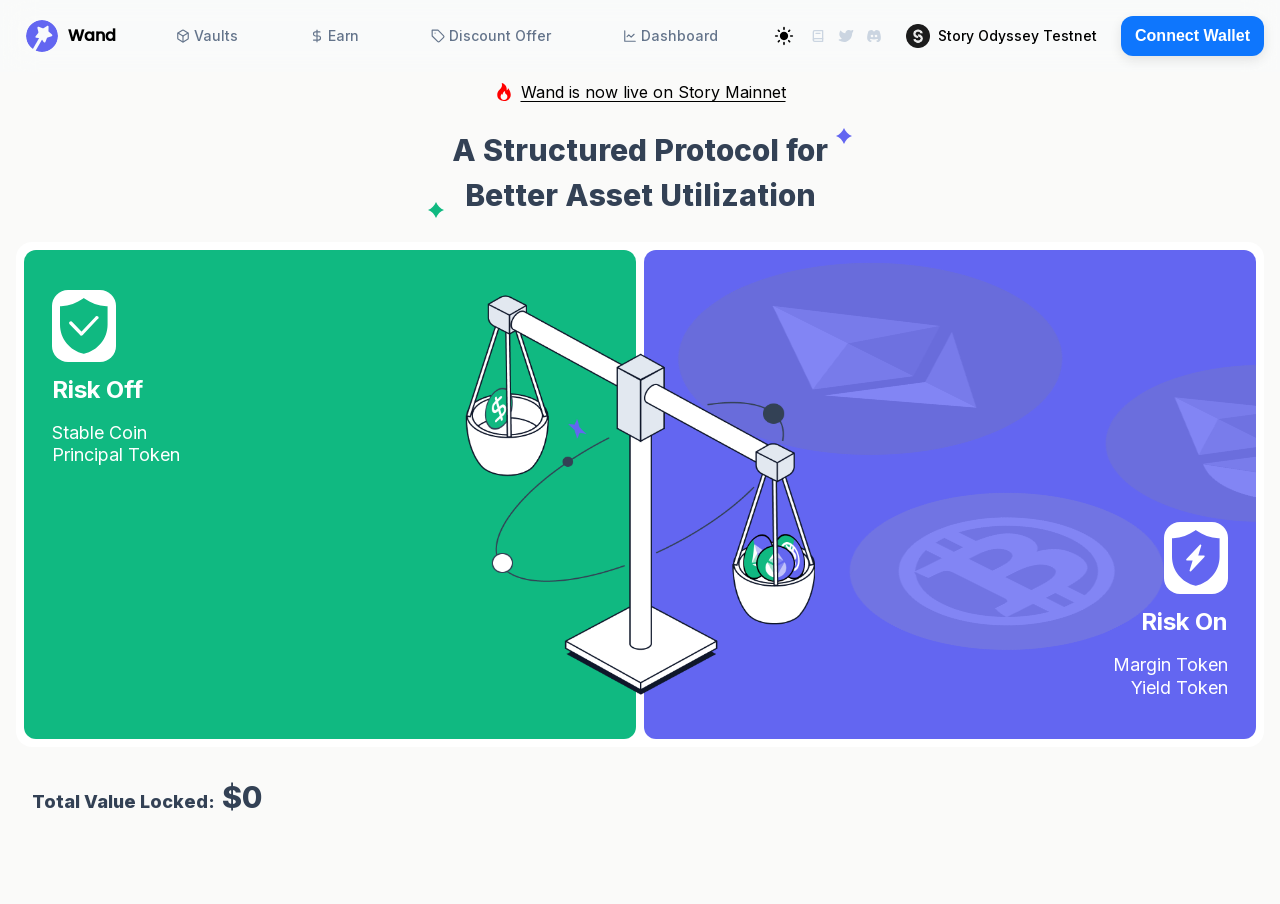
<file: index.html>
<!DOCTYPE html><html lang="en" class=""><head><meta charSet="utf-8"/><meta name="viewport" content="width=device-width, initial-scale=1"/><link rel="preload" href="/_next/static/media/a34f9d1faa5f3315-s.p.woff2" as="font" crossorigin="" type="font/woff2"/><link rel="stylesheet" href="/_next/static/css/1f2762fdd297c254.css" crossorigin="" data-precedence="next"/><link rel="stylesheet" href="/_next/static/css/6c3709e799d17cc7.css" crossorigin="" data-precedence="next"/><link rel="preload" as="script" fetchPriority="low" href="/_next/static/chunks/webpack-c5d7bc209bc37c8d.js" crossorigin=""/><script src="/_next/static/chunks/b05271e4-7a57f4f8cb65189a.js" async="" crossorigin=""></script><script src="/_next/static/chunks/604-d30a6fda5b575a3a.js" async="" crossorigin=""></script><script src="/_next/static/chunks/main-app-c12319d45929aea2.js" async="" crossorigin=""></script><script src="/_next/static/chunks/6dc81886-08f2846522414128.js" async=""></script><script src="/_next/static/chunks/f5be4826-f2033e84e2437071.js" async=""></script><script src="/_next/static/chunks/d27a5617-2b5de83a7cf36e2b.js" async=""></script><script src="/_next/static/chunks/97ce8bcb-8853a349e3ec225c.js" async=""></script><script src="/_next/static/chunks/eaee6da0-f321ea773f782530.js" async=""></script><script src="/_next/static/chunks/59ed8b5f-e2a55a79f1baa361.js" async=""></script><script src="/_next/static/chunks/4659-015fc07f40623715.js" async=""></script><script src="/_next/static/chunks/8836-487e5a855fab6845.js" async=""></script><script src="/_next/static/chunks/1996-d80de3083fe29c0b.js" async=""></script><script src="/_next/static/chunks/1690-2e38c9ddda0cf429.js" async=""></script><script src="/_next/static/chunks/8954-1d97b71011ee8fef.js" async=""></script><script src="/_next/static/chunks/718-bd5946351d8d90f6.js" async=""></script><script src="/_next/static/chunks/5166-43711f6fd86b979f.js" async=""></script><script src="/_next/static/chunks/5313-a553478289176d1e.js" async=""></script><script src="/_next/static/chunks/404-ea3a0c56e621650f.js" async=""></script><script src="/_next/static/chunks/1578-1a893ecd33f5b1a1.js" async=""></script><script src="/_next/static/chunks/7638-b9054350170afbfa.js" async=""></script><script src="/_next/static/chunks/app/layout-873d50fe409ebebc.js" async=""></script><script src="/_next/static/chunks/87b7e946-e4849b6b26b1f51e.js" async=""></script><script src="/_next/static/chunks/7122-3f58e5def00ebeb2.js" async=""></script><script src="/_next/static/chunks/app/page-bc27e9a596a4680a.js" async=""></script><title>Wand Finance</title><meta name="description" content="A Structured Protocol for Better Asset Utilization"/><link rel="icon" href="/icon.png?e059c53c24c855a8" type="image/png" sizes="32x32"/><meta name="next-size-adjust"/><script src="/_next/static/chunks/polyfills-c67a75d1b6f99dc8.js" crossorigin="" noModule=""></script></head><body class="__className_d65c78 bg-stone-50 dark:bg-slate-950 dark:text-slate-50"><div id="tooltip-root" class="fixed left-0 top-0 z-[60]"></div><script src="/_next/static/chunks/webpack-c5d7bc209bc37c8d.js" crossorigin="" async=""></script><script>(self.__next_f=self.__next_f||[]).push([0]);self.__next_f.push([2,null])</script><script>self.__next_f.push([1,"1:HL[\"/_next/static/media/a34f9d1faa5f3315-s.p.woff2\",\"font\",{\"crossOrigin\":\"\",\"type\":\"font/woff2\"}]\n2:HL[\"/_next/static/css/1f2762fdd297c254.css\",\"style\",{\"crossOrigin\":\"\"}]\n3:HL[\"/_next/static/css/6c3709e799d17cc7.css\",\"style\",{\"crossOrigin\":\"\"}]\n0:\"$L4\"\n"])</script><script>self.__next_f.push([1,"5:I[24358,[],\"\"]\n7:I[72952,[],\"\"]\n"])</script><script>self.__next_f.push([1,"8:I[8994,[\"7495\",\"static/chunks/6dc81886-08f2846522414128.js\",\"4643\",\"static/chunks/f5be4826-f2033e84e2437071.js\",\"7588\",\"static/chunks/d27a5617-2b5de83a7cf36e2b.js\",\"1679\",\"static/chunks/97ce8bcb-8853a349e3ec225c.js\",\"4775\",\"static/chunks/eaee6da0-f321ea773f782530.js\",\"8559\",\"static/chunks/59ed8b5f-e2a55a79f1baa361.js\",\"4659\",\"static/chunks/4659-015fc07f40623715.js\",\"8836\",\"static/chunks/8836-487e5a855fab6845.js\",\"1996\",\"static/chunks/1996-d80de3083fe29c0b.js\",\"1690\",\"static/chunks/1690-2e38c9ddda0cf429.js\",\"8954\",\"static/chunks/8954-1d97b71011ee8fef.js\",\"718\",\"static/chunks/718-bd5946351d8d90f6.js\",\"5166\",\"static/chunks/5166-43711f6fd86b979f.js\",\"5313\",\"static/chunks/5313-a553478289176d1e.js\",\"404\",\"static/chunks/404-ea3a0c56e621650f.js\",\"1578\",\"static/chunks/1578-1a893ecd33f5b1a1.js\",\"7638\",\"static/chunks/7638-b9054350170afbfa.js\",\"3185\",\"static/chunks/app/layout-873d50fe409ebebc.js\"],\"\"]\n"])</script><script>self.__next_f.push([1,"9:I[4002,[],\"\"]\na:I[14025,[],\"\"]\nc:I[34911,[],\"\"]\nd:I[86247,[\"7495\",\"static/chunks/6dc81886-08f2846522414128.js\",\"9633\",\"static/chunks/87b7e946-e4849b6b26b1f51e.js\",\"4659\",\"static/chunks/4659-015fc07f40623715.js\",\"1996\",\"static/chunks/1996-d80de3083fe29c0b.js\",\"1690\",\"static/chunks/1690-2e38c9ddda0cf429.js\",\"7122\",\"static/chunks/7122-3f58e5def00ebeb2.js\",\"1578\",\"static/chunks/1578-1a893ecd33f5b1a1.js\",\"7638\",\"static/chunks/7638-b9054350170afbfa.js\",\"1931\",\"static/chunks/app/page-bc27e9a596a4680a.js\"],\"\"]\n"])</script><script>self.__next_f.push([1,"4:[[[\"$\",\"link\",\"0\",{\"rel\":\"stylesheet\",\"href\":\"/_next/static/css/1f2762fdd297c254.css\",\"precedence\":\"next\",\"crossOrigin\":\"\"}],[\"$\",\"link\",\"1\",{\"rel\":\"stylesheet\",\"href\":\"/_next/static/css/6c3709e799d17cc7.css\",\"precedence\":\"next\",\"crossOrigin\":\"\"}]],[\"$\",\"$L5\",null,{\"buildId\":\"I5wYhLhiG7nY1eLytjfC2\",\"assetPrefix\":\"\",\"initialCanonicalUrl\":\"/\",\"initialTree\":[\"\",{\"children\":[\"__PAGE__\",{}]},\"$undefined\",\"$undefined\",true],\"initialHead\":[false,\"$L6\"],\"globalErrorComponent\":\"$7\",\"children\":[null,[\"$\",\"html\",null,{\"lang\":\"en\",\"className\":\"\",\"suppressHydrationWarning\":true,\"children\":[\"$\",\"body\",null,{\"className\":\"__className_d65c78 bg-stone-50 dark:bg-slate-950 dark:text-slate-50\",\"children\":[[\"$\",\"$L8\",null,{\"children\":[\"$\",\"$L9\",null,{\"parallelRouterKey\":\"children\",\"segmentPath\":[\"children\"],\"loading\":\"$undefined\",\"loadingStyles\":\"$undefined\",\"hasLoading\":false,\"error\":\"$undefined\",\"errorStyles\":\"$undefined\",\"template\":[\"$\",\"$La\",null,{}],\"templateStyles\":\"$undefined\",\"notFound\":[[\"$\",\"title\",null,{\"children\":\"404: This page could not be found.\"}],[\"$\",\"div\",null,{\"style\":{\"fontFamily\":\"system-ui,\\\"Segoe UI\\\",Roboto,Helvetica,Arial,sans-serif,\\\"Apple Color Emoji\\\",\\\"Segoe UI Emoji\\\"\",\"height\":\"100vh\",\"textAlign\":\"center\",\"display\":\"flex\",\"flexDirection\":\"column\",\"alignItems\":\"center\",\"justifyContent\":\"center\"},\"children\":[\"$\",\"div\",null,{\"children\":[[\"$\",\"style\",null,{\"dangerouslySetInnerHTML\":{\"__html\":\"body{color:#000;background:#fff;margin:0}.next-error-h1{border-right:1px solid rgba(0,0,0,.3)}@media (prefers-color-scheme:dark){body{color:#fff;background:#000}.next-error-h1{border-right:1px solid rgba(255,255,255,.3)}}\"}}],[\"$\",\"h1\",null,{\"className\":\"next-error-h1\",\"style\":{\"display\":\"inline-block\",\"margin\":\"0 20px 0 0\",\"padding\":\"0 23px 0 0\",\"fontSize\":24,\"fontWeight\":500,\"verticalAlign\":\"top\",\"lineHeight\":\"49px\"},\"children\":\"404\"}],[\"$\",\"div\",null,{\"style\":{\"display\":\"inline-block\"},\"children\":[\"$\",\"h2\",null,{\"style\":{\"fontSize\":14,\"fontWeight\":400,\"lineHeight\":\"49px\",\"margin\":0},\"children\":\"This page could not be found.\"}]}]]}]}]],\"notFoundStyles\":[],\"childProp\":{\"current\":[\"$Lb\",[\"$\",\"$Lc\",null,{\"propsForComponent\":{\"params\":{}},\"Component\":\"$d\",\"isStaticGeneration\":true}],null],\"segment\":\"__PAGE__\"},\"styles\":[]}]}],[\"$\",\"div\",null,{\"id\":\"tooltip-root\",\"className\":\"fixed left-0 top-0 z-[60]\"}]]}]}],null]}]]\n"])</script><script>self.__next_f.push([1,"6:[[\"$\",\"meta\",\"0\",{\"charSet\":\"utf-8\"}],[\"$\",\"title\",\"1\",{\"children\":\"Wand Finance\"}],[\"$\",\"meta\",\"2\",{\"name\":\"description\",\"content\":\"A Structured Protocol for Better Asset Utilization\"}],[\"$\",\"meta\",\"3\",{\"name\":\"viewport\",\"content\":\"width=device-width, initial-scale=1\"}],[\"$\",\"link\",\"4\",{\"rel\":\"icon\",\"href\":\"/icon.png?e059c53c24c855a8\",\"type\":\"image/png\",\"sizes\":\"32x32\"}],[\"$\",\"meta\",\"5\",{\"name\":\"next-size-adjust\"}]]\nb:null\n"])</script></body></html>
</file>
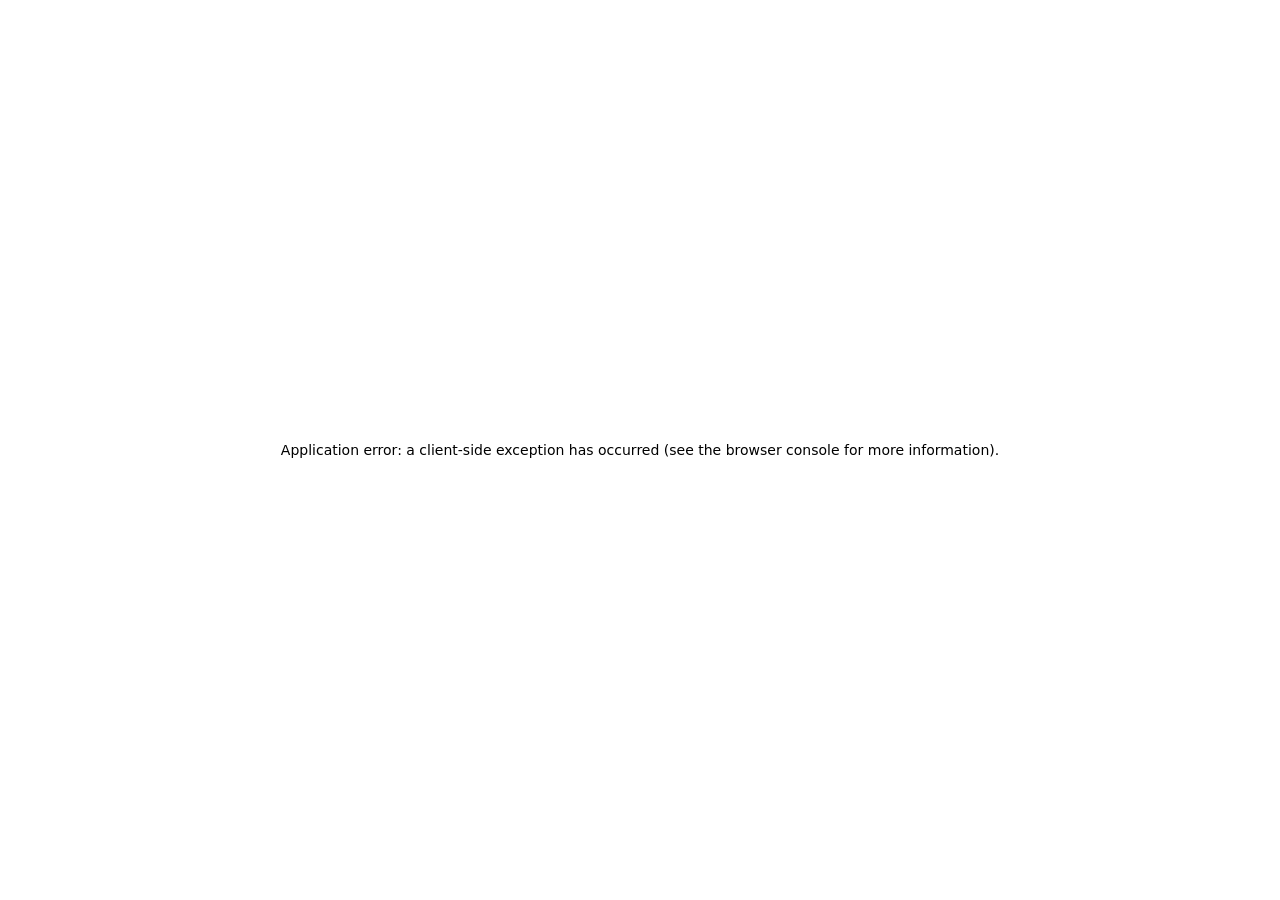
<file: admin.html>
<!DOCTYPE html><html lang="en" class=""><head><meta charSet="utf-8"/><meta name="viewport" content="width=device-width, initial-scale=1"/><link rel="preload" href="/_next/static/media/a34f9d1faa5f3315-s.p.woff2" as="font" crossorigin="" type="font/woff2"/><link rel="stylesheet" href="/_next/static/css/1f2762fdd297c254.css" crossorigin="" data-precedence="next"/><link rel="stylesheet" href="/_next/static/css/6c3709e799d17cc7.css" crossorigin="" data-precedence="next"/><link rel="preload" as="script" fetchPriority="low" href="/_next/static/chunks/webpack-c5d7bc209bc37c8d.js" crossorigin=""/><script src="/_next/static/chunks/b05271e4-7a57f4f8cb65189a.js" async="" crossorigin=""></script><script src="/_next/static/chunks/604-d30a6fda5b575a3a.js" async="" crossorigin=""></script><script src="/_next/static/chunks/main-app-c12319d45929aea2.js" async="" crossorigin=""></script><script src="/_next/static/chunks/6dc81886-08f2846522414128.js" async=""></script><script src="/_next/static/chunks/f5be4826-f2033e84e2437071.js" async=""></script><script src="/_next/static/chunks/d27a5617-2b5de83a7cf36e2b.js" async=""></script><script src="/_next/static/chunks/97ce8bcb-8853a349e3ec225c.js" async=""></script><script src="/_next/static/chunks/eaee6da0-f321ea773f782530.js" async=""></script><script src="/_next/static/chunks/59ed8b5f-e2a55a79f1baa361.js" async=""></script><script src="/_next/static/chunks/4659-015fc07f40623715.js" async=""></script><script src="/_next/static/chunks/8836-487e5a855fab6845.js" async=""></script><script src="/_next/static/chunks/1996-d80de3083fe29c0b.js" async=""></script><script src="/_next/static/chunks/1690-2e38c9ddda0cf429.js" async=""></script><script src="/_next/static/chunks/8954-1d97b71011ee8fef.js" async=""></script><script src="/_next/static/chunks/718-bd5946351d8d90f6.js" async=""></script><script src="/_next/static/chunks/5166-43711f6fd86b979f.js" async=""></script><script src="/_next/static/chunks/5313-a553478289176d1e.js" async=""></script><script src="/_next/static/chunks/404-ea3a0c56e621650f.js" async=""></script><script src="/_next/static/chunks/1578-1a893ecd33f5b1a1.js" async=""></script><script src="/_next/static/chunks/7638-b9054350170afbfa.js" async=""></script><script src="/_next/static/chunks/app/layout-873d50fe409ebebc.js" async=""></script><script src="/_next/static/chunks/2845-ddbfd03c7d81fc1a.js" async=""></script><script src="/_next/static/chunks/4106-d6374fad583a302f.js" async=""></script><script src="/_next/static/chunks/app/admin/page-35eabf290357223a.js" async=""></script><title>Wand Finance</title><meta name="description" content="A Structured Protocol for Better Asset Utilization"/><link rel="icon" href="/icon.png?e059c53c24c855a8" type="image/png" sizes="32x32"/><meta name="next-size-adjust"/><script src="/_next/static/chunks/polyfills-c67a75d1b6f99dc8.js" crossorigin="" noModule=""></script></head><body class="__className_d65c78 bg-stone-50 dark:bg-slate-950 dark:text-slate-50"><div id="tooltip-root" class="fixed left-0 top-0 z-[60]"></div><script src="/_next/static/chunks/webpack-c5d7bc209bc37c8d.js" crossorigin="" async=""></script><script>(self.__next_f=self.__next_f||[]).push([0]);self.__next_f.push([2,null])</script><script>self.__next_f.push([1,"1:HL[\"/_next/static/media/a34f9d1faa5f3315-s.p.woff2\",\"font\",{\"crossOrigin\":\"\",\"type\":\"font/woff2\"}]\n2:HL[\"/_next/static/css/1f2762fdd297c254.css\",\"style\",{\"crossOrigin\":\"\"}]\n3:HL[\"/_next/static/css/6c3709e799d17cc7.css\",\"style\",{\"crossOrigin\":\"\"}]\n0:\"$L4\"\n"])</script><script>self.__next_f.push([1,"5:I[24358,[],\"\"]\n7:I[72952,[],\"\"]\n"])</script><script>self.__next_f.push([1,"8:I[8994,[\"7495\",\"static/chunks/6dc81886-08f2846522414128.js\",\"4643\",\"static/chunks/f5be4826-f2033e84e2437071.js\",\"7588\",\"static/chunks/d27a5617-2b5de83a7cf36e2b.js\",\"1679\",\"static/chunks/97ce8bcb-8853a349e3ec225c.js\",\"4775\",\"static/chunks/eaee6da0-f321ea773f782530.js\",\"8559\",\"static/chunks/59ed8b5f-e2a55a79f1baa361.js\",\"4659\",\"static/chunks/4659-015fc07f40623715.js\",\"8836\",\"static/chunks/8836-487e5a855fab6845.js\",\"1996\",\"static/chunks/1996-d80de3083fe29c0b.js\",\"1690\",\"static/chunks/1690-2e38c9ddda0cf429.js\",\"8954\",\"static/chunks/8954-1d97b71011ee8fef.js\",\"718\",\"static/chunks/718-bd5946351d8d90f6.js\",\"5166\",\"static/chunks/5166-43711f6fd86b979f.js\",\"5313\",\"static/chunks/5313-a553478289176d1e.js\",\"404\",\"static/chunks/404-ea3a0c56e621650f.js\",\"1578\",\"static/chunks/1578-1a893ecd33f5b1a1.js\",\"7638\",\"static/chunks/7638-b9054350170afbfa.js\",\"3185\",\"static/chunks/app/layout-873d50fe409ebebc.js\"],\"\"]\n"])</script><script>self.__next_f.push([1,"9:I[4002,[],\"\"]\na:I[14025,[],\"\"]\nc:I[34911,[],\"\"]\nd:I[10219,[\"7495\",\"static/chunks/6dc81886-08f2846522414128.js\",\"4659\",\"static/chunks/4659-015fc07f40623715.js\",\"8836\",\"static/chunks/8836-487e5a855fab6845.js\",\"2845\",\"static/chunks/2845-ddbfd03c7d81fc1a.js\",\"5313\",\"static/chunks/5313-a553478289176d1e.js\",\"4106\",\"static/chunks/4106-d6374fad583a302f.js\",\"1578\",\"static/chunks/1578-1a893ecd33f5b1a1.js\",\"3\",\"static/chunks/app/admin/page-35eabf290357223a.js\"],\"\"]\n"])</script><script>self.__next_f.push([1,"4:[[[\"$\",\"link\",\"0\",{\"rel\":\"stylesheet\",\"href\":\"/_next/static/css/1f2762fdd297c254.css\",\"precedence\":\"next\",\"crossOrigin\":\"\"}],[\"$\",\"link\",\"1\",{\"rel\":\"stylesheet\",\"href\":\"/_next/static/css/6c3709e799d17cc7.css\",\"precedence\":\"next\",\"crossOrigin\":\"\"}]],[\"$\",\"$L5\",null,{\"buildId\":\"I5wYhLhiG7nY1eLytjfC2\",\"assetPrefix\":\"\",\"initialCanonicalUrl\":\"/admin\",\"initialTree\":[\"\",{\"children\":[\"admin\",{\"children\":[\"__PAGE__\",{}]}]},\"$undefined\",\"$undefined\",true],\"initialHead\":[false,\"$L6\"],\"globalErrorComponent\":\"$7\",\"children\":[null,[\"$\",\"html\",null,{\"lang\":\"en\",\"className\":\"\",\"suppressHydrationWarning\":true,\"children\":[\"$\",\"body\",null,{\"className\":\"__className_d65c78 bg-stone-50 dark:bg-slate-950 dark:text-slate-50\",\"children\":[[\"$\",\"$L8\",null,{\"children\":[\"$\",\"$L9\",null,{\"parallelRouterKey\":\"children\",\"segmentPath\":[\"children\"],\"loading\":\"$undefined\",\"loadingStyles\":\"$undefined\",\"hasLoading\":false,\"error\":\"$undefined\",\"errorStyles\":\"$undefined\",\"template\":[\"$\",\"$La\",null,{}],\"templateStyles\":\"$undefined\",\"notFound\":[[\"$\",\"title\",null,{\"children\":\"404: This page could not be found.\"}],[\"$\",\"div\",null,{\"style\":{\"fontFamily\":\"system-ui,\\\"Segoe UI\\\",Roboto,Helvetica,Arial,sans-serif,\\\"Apple Color Emoji\\\",\\\"Segoe UI Emoji\\\"\",\"height\":\"100vh\",\"textAlign\":\"center\",\"display\":\"flex\",\"flexDirection\":\"column\",\"alignItems\":\"center\",\"justifyContent\":\"center\"},\"children\":[\"$\",\"div\",null,{\"children\":[[\"$\",\"style\",null,{\"dangerouslySetInnerHTML\":{\"__html\":\"body{color:#000;background:#fff;margin:0}.next-error-h1{border-right:1px solid rgba(0,0,0,.3)}@media (prefers-color-scheme:dark){body{color:#fff;background:#000}.next-error-h1{border-right:1px solid rgba(255,255,255,.3)}}\"}}],[\"$\",\"h1\",null,{\"className\":\"next-error-h1\",\"style\":{\"display\":\"inline-block\",\"margin\":\"0 20px 0 0\",\"padding\":\"0 23px 0 0\",\"fontSize\":24,\"fontWeight\":500,\"verticalAlign\":\"top\",\"lineHeight\":\"49px\"},\"children\":\"404\"}],[\"$\",\"div\",null,{\"style\":{\"display\":\"inline-block\"},\"children\":[\"$\",\"h2\",null,{\"style\":{\"fontSize\":14,\"fontWeight\":400,\"lineHeight\":\"49px\",\"margin\":0},\"children\":\"This page could not be found.\"}]}]]}]}]],\"notFoundStyles\":[],\"childProp\":{\"current\":[\"$\",\"$L9\",null,{\"parallelRouterKey\":\"children\",\"segmentPath\":[\"children\",\"admin\",\"children\"],\"loading\":\"$undefined\",\"loadingStyles\":\"$undefined\",\"hasLoading\":false,\"error\":\"$undefined\",\"errorStyles\":\"$undefined\",\"template\":[\"$\",\"$La\",null,{}],\"templateStyles\":\"$undefined\",\"notFound\":\"$undefined\",\"notFoundStyles\":\"$undefined\",\"childProp\":{\"current\":[\"$Lb\",[\"$\",\"$Lc\",null,{\"propsForComponent\":{\"params\":{}},\"Component\":\"$d\",\"isStaticGeneration\":true}],null],\"segment\":\"__PAGE__\"},\"styles\":[]}],\"segment\":\"admin\"},\"styles\":[]}]}],[\"$\",\"div\",null,{\"id\":\"tooltip-root\",\"className\":\"fixed left-0 top-0 z-[60]\"}]]}]}],null]}]]\n"])</script><script>self.__next_f.push([1,"6:[[\"$\",\"meta\",\"0\",{\"charSet\":\"utf-8\"}],[\"$\",\"title\",\"1\",{\"children\":\"Wand Finance\"}],[\"$\",\"meta\",\"2\",{\"name\":\"description\",\"content\":\"A Structured Protocol for Better Asset Utilization\"}],[\"$\",\"meta\",\"3\",{\"name\":\"viewport\",\"content\":\"width=device-width, initial-scale=1\"}],[\"$\",\"link\",\"4\",{\"rel\":\"icon\",\"href\":\"/icon.png?e059c53c24c855a8\",\"type\":\"image/png\",\"sizes\":\"32x32\"}],[\"$\",\"meta\",\"5\",{\"name\":\"next-size-adjust\"}]]\nb:null\n"])</script></body></html>
</file>
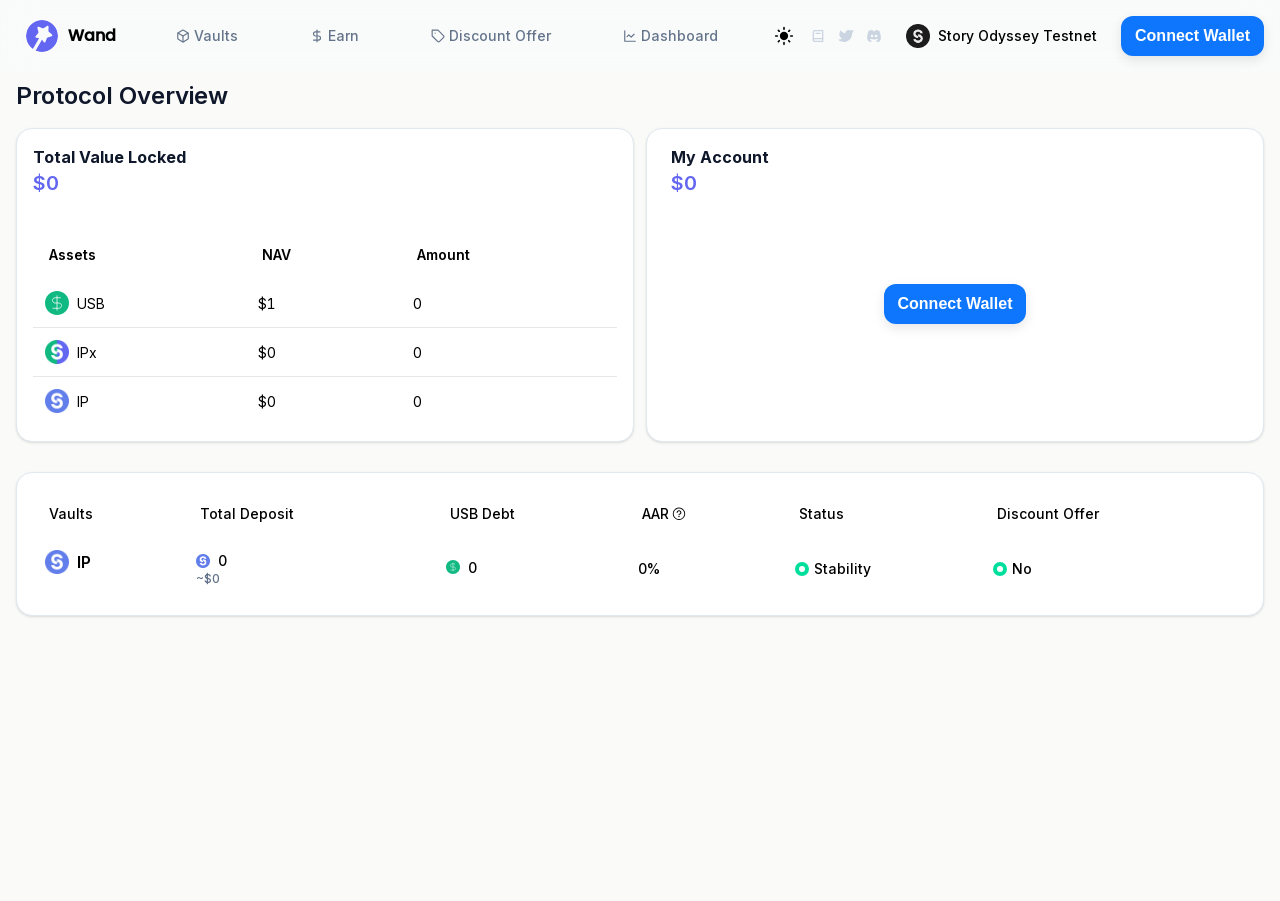
<file: dashboard.html>
<!DOCTYPE html><html lang="en" class=""><head><meta charSet="utf-8"/><meta name="viewport" content="width=device-width, initial-scale=1"/><link rel="preload" href="/_next/static/media/a34f9d1faa5f3315-s.p.woff2" as="font" crossorigin="" type="font/woff2"/><link rel="stylesheet" href="/_next/static/css/1f2762fdd297c254.css" crossorigin="" data-precedence="next"/><link rel="stylesheet" href="/_next/static/css/6c3709e799d17cc7.css" crossorigin="" data-precedence="next"/><link rel="preload" as="script" fetchPriority="low" href="/_next/static/chunks/webpack-c5d7bc209bc37c8d.js" crossorigin=""/><script src="/_next/static/chunks/b05271e4-7a57f4f8cb65189a.js" async="" crossorigin=""></script><script src="/_next/static/chunks/604-d30a6fda5b575a3a.js" async="" crossorigin=""></script><script src="/_next/static/chunks/main-app-c12319d45929aea2.js" async="" crossorigin=""></script><script src="/_next/static/chunks/6dc81886-08f2846522414128.js" async=""></script><script src="/_next/static/chunks/f5be4826-f2033e84e2437071.js" async=""></script><script src="/_next/static/chunks/d27a5617-2b5de83a7cf36e2b.js" async=""></script><script src="/_next/static/chunks/97ce8bcb-8853a349e3ec225c.js" async=""></script><script src="/_next/static/chunks/eaee6da0-f321ea773f782530.js" async=""></script><script src="/_next/static/chunks/59ed8b5f-e2a55a79f1baa361.js" async=""></script><script src="/_next/static/chunks/4659-015fc07f40623715.js" async=""></script><script src="/_next/static/chunks/8836-487e5a855fab6845.js" async=""></script><script src="/_next/static/chunks/1996-d80de3083fe29c0b.js" async=""></script><script src="/_next/static/chunks/1690-2e38c9ddda0cf429.js" async=""></script><script src="/_next/static/chunks/8954-1d97b71011ee8fef.js" async=""></script><script src="/_next/static/chunks/718-bd5946351d8d90f6.js" async=""></script><script src="/_next/static/chunks/5166-43711f6fd86b979f.js" async=""></script><script src="/_next/static/chunks/5313-a553478289176d1e.js" async=""></script><script src="/_next/static/chunks/404-ea3a0c56e621650f.js" async=""></script><script src="/_next/static/chunks/1578-1a893ecd33f5b1a1.js" async=""></script><script src="/_next/static/chunks/7638-b9054350170afbfa.js" async=""></script><script src="/_next/static/chunks/app/layout-873d50fe409ebebc.js" async=""></script><script src="/_next/static/chunks/be57d73a-cf7052b17ec16299.js" async=""></script><script src="/_next/static/chunks/2361-9fd68ed9525fdb88.js" async=""></script><script src="/_next/static/chunks/app/dashboard/page-fe3cd7e220b4231d.js" async=""></script><title>Wand Finance</title><meta name="description" content="A Structured Protocol for Better Asset Utilization"/><link rel="icon" href="/icon.png?e059c53c24c855a8" type="image/png" sizes="32x32"/><meta name="next-size-adjust"/><script src="/_next/static/chunks/polyfills-c67a75d1b6f99dc8.js" crossorigin="" noModule=""></script></head><body class="__className_d65c78 bg-stone-50 dark:bg-slate-950 dark:text-slate-50"><div id="tooltip-root" class="fixed left-0 top-0 z-[60]"></div><script src="/_next/static/chunks/webpack-c5d7bc209bc37c8d.js" crossorigin="" async=""></script><script>(self.__next_f=self.__next_f||[]).push([0]);self.__next_f.push([2,null])</script><script>self.__next_f.push([1,"1:HL[\"/_next/static/media/a34f9d1faa5f3315-s.p.woff2\",\"font\",{\"crossOrigin\":\"\",\"type\":\"font/woff2\"}]\n2:HL[\"/_next/static/css/1f2762fdd297c254.css\",\"style\",{\"crossOrigin\":\"\"}]\n3:HL[\"/_next/static/css/6c3709e799d17cc7.css\",\"style\",{\"crossOrigin\":\"\"}]\n0:\"$L4\"\n"])</script><script>self.__next_f.push([1,"5:I[24358,[],\"\"]\n7:I[72952,[],\"\"]\n"])</script><script>self.__next_f.push([1,"8:I[8994,[\"7495\",\"static/chunks/6dc81886-08f2846522414128.js\",\"4643\",\"static/chunks/f5be4826-f2033e84e2437071.js\",\"7588\",\"static/chunks/d27a5617-2b5de83a7cf36e2b.js\",\"1679\",\"static/chunks/97ce8bcb-8853a349e3ec225c.js\",\"4775\",\"static/chunks/eaee6da0-f321ea773f782530.js\",\"8559\",\"static/chunks/59ed8b5f-e2a55a79f1baa361.js\",\"4659\",\"static/chunks/4659-015fc07f40623715.js\",\"8836\",\"static/chunks/8836-487e5a855fab6845.js\",\"1996\",\"static/chunks/1996-d80de3083fe29c0b.js\",\"1690\",\"static/chunks/1690-2e38c9ddda0cf429.js\",\"8954\",\"static/chunks/8954-1d97b71011ee8fef.js\",\"718\",\"static/chunks/718-bd5946351d8d90f6.js\",\"5166\",\"static/chunks/5166-43711f6fd86b979f.js\",\"5313\",\"static/chunks/5313-a553478289176d1e.js\",\"404\",\"static/chunks/404-ea3a0c56e621650f.js\",\"1578\",\"static/chunks/1578-1a893ecd33f5b1a1.js\",\"7638\",\"static/chunks/7638-b9054350170afbfa.js\",\"3185\",\"static/chunks/app/layout-873d50fe409ebebc.js\"],\"\"]\n"])</script><script>self.__next_f.push([1,"9:I[4002,[],\"\"]\na:I[14025,[],\"\"]\nc:I[34911,[],\"\"]\n"])</script><script>self.__next_f.push([1,"d:I[70294,[\"7495\",\"static/chunks/6dc81886-08f2846522414128.js\",\"1679\",\"static/chunks/97ce8bcb-8853a349e3ec225c.js\",\"5169\",\"static/chunks/be57d73a-cf7052b17ec16299.js\",\"4659\",\"static/chunks/4659-015fc07f40623715.js\",\"8836\",\"static/chunks/8836-487e5a855fab6845.js\",\"1996\",\"static/chunks/1996-d80de3083fe29c0b.js\",\"1690\",\"static/chunks/1690-2e38c9ddda0cf429.js\",\"8954\",\"static/chunks/8954-1d97b71011ee8fef.js\",\"718\",\"static/chunks/718-bd5946351d8d90f6.js\",\"2361\",\"static/chunks/2361-9fd68ed9525fdb88.js\",\"1578\",\"static/chunks/1578-1a893ecd33f5b1a1.js\",\"7638\",\"static/chunks/7638-b9054350170afbfa.js\",\"7702\",\"static/chunks/app/dashboard/page-fe3cd7e220b4231d.js\"],\"\"]\n"])</script><script>self.__next_f.push([1,"4:[[[\"$\",\"link\",\"0\",{\"rel\":\"stylesheet\",\"href\":\"/_next/static/css/1f2762fdd297c254.css\",\"precedence\":\"next\",\"crossOrigin\":\"\"}],[\"$\",\"link\",\"1\",{\"rel\":\"stylesheet\",\"href\":\"/_next/static/css/6c3709e799d17cc7.css\",\"precedence\":\"next\",\"crossOrigin\":\"\"}]],[\"$\",\"$L5\",null,{\"buildId\":\"I5wYhLhiG7nY1eLytjfC2\",\"assetPrefix\":\"\",\"initialCanonicalUrl\":\"/dashboard\",\"initialTree\":[\"\",{\"children\":[\"dashboard\",{\"children\":[\"__PAGE__\",{}]}]},\"$undefined\",\"$undefined\",true],\"initialHead\":[false,\"$L6\"],\"globalErrorComponent\":\"$7\",\"children\":[null,[\"$\",\"html\",null,{\"lang\":\"en\",\"className\":\"\",\"suppressHydrationWarning\":true,\"children\":[\"$\",\"body\",null,{\"className\":\"__className_d65c78 bg-stone-50 dark:bg-slate-950 dark:text-slate-50\",\"children\":[[\"$\",\"$L8\",null,{\"children\":[\"$\",\"$L9\",null,{\"parallelRouterKey\":\"children\",\"segmentPath\":[\"children\"],\"loading\":\"$undefined\",\"loadingStyles\":\"$undefined\",\"hasLoading\":false,\"error\":\"$undefined\",\"errorStyles\":\"$undefined\",\"template\":[\"$\",\"$La\",null,{}],\"templateStyles\":\"$undefined\",\"notFound\":[[\"$\",\"title\",null,{\"children\":\"404: This page could not be found.\"}],[\"$\",\"div\",null,{\"style\":{\"fontFamily\":\"system-ui,\\\"Segoe UI\\\",Roboto,Helvetica,Arial,sans-serif,\\\"Apple Color Emoji\\\",\\\"Segoe UI Emoji\\\"\",\"height\":\"100vh\",\"textAlign\":\"center\",\"display\":\"flex\",\"flexDirection\":\"column\",\"alignItems\":\"center\",\"justifyContent\":\"center\"},\"children\":[\"$\",\"div\",null,{\"children\":[[\"$\",\"style\",null,{\"dangerouslySetInnerHTML\":{\"__html\":\"body{color:#000;background:#fff;margin:0}.next-error-h1{border-right:1px solid rgba(0,0,0,.3)}@media (prefers-color-scheme:dark){body{color:#fff;background:#000}.next-error-h1{border-right:1px solid rgba(255,255,255,.3)}}\"}}],[\"$\",\"h1\",null,{\"className\":\"next-error-h1\",\"style\":{\"display\":\"inline-block\",\"margin\":\"0 20px 0 0\",\"padding\":\"0 23px 0 0\",\"fontSize\":24,\"fontWeight\":500,\"verticalAlign\":\"top\",\"lineHeight\":\"49px\"},\"children\":\"404\"}],[\"$\",\"div\",null,{\"style\":{\"display\":\"inline-block\"},\"children\":[\"$\",\"h2\",null,{\"style\":{\"fontSize\":14,\"fontWeight\":400,\"lineHeight\":\"49px\",\"margin\":0},\"children\":\"This page could not be found.\"}]}]]}]}]],\"notFoundStyles\":[],\"childProp\":{\"current\":[\"$\",\"$L9\",null,{\"parallelRouterKey\":\"children\",\"segmentPath\":[\"children\",\"dashboard\",\"children\"],\"loading\":\"$undefined\",\"loadingStyles\":\"$undefined\",\"hasLoading\":false,\"error\":\"$undefined\",\"errorStyles\":\"$undefined\",\"template\":[\"$\",\"$La\",null,{}],\"templateStyles\":\"$undefined\",\"notFound\":\"$undefined\",\"notFoundStyles\":\"$undefined\",\"childProp\":{\"current\":[\"$Lb\",[\"$\",\"$Lc\",null,{\"propsForComponent\":{\"params\":{}},\"Component\":\"$d\",\"isStaticGeneration\":true}],null],\"segment\":\"__PAGE__\"},\"styles\":[]}],\"segment\":\"dashboard\"},\"styles\":[]}]}],[\"$\",\"div\",null,{\"id\":\"tooltip-root\",\"className\":\"fixed left-0 top-0 z-[60]\"}]]}]}],null]}]]\n"])</script><script>self.__next_f.push([1,"6:[[\"$\",\"meta\",\"0\",{\"charSet\":\"utf-8\"}],[\"$\",\"title\",\"1\",{\"children\":\"Wand Finance\"}],[\"$\",\"meta\",\"2\",{\"name\":\"description\",\"content\":\"A Structured Protocol for Better Asset Utilization\"}],[\"$\",\"meta\",\"3\",{\"name\":\"viewport\",\"content\":\"width=device-width, initial-scale=1\"}],[\"$\",\"link\",\"4\",{\"rel\":\"icon\",\"href\":\"/icon.png?e059c53c24c855a8\",\"type\":\"image/png\",\"sizes\":\"32x32\"}],[\"$\",\"meta\",\"5\",{\"name\":\"next-size-adjust\"}]]\nb:null\n"])</script></body></html>
</file>
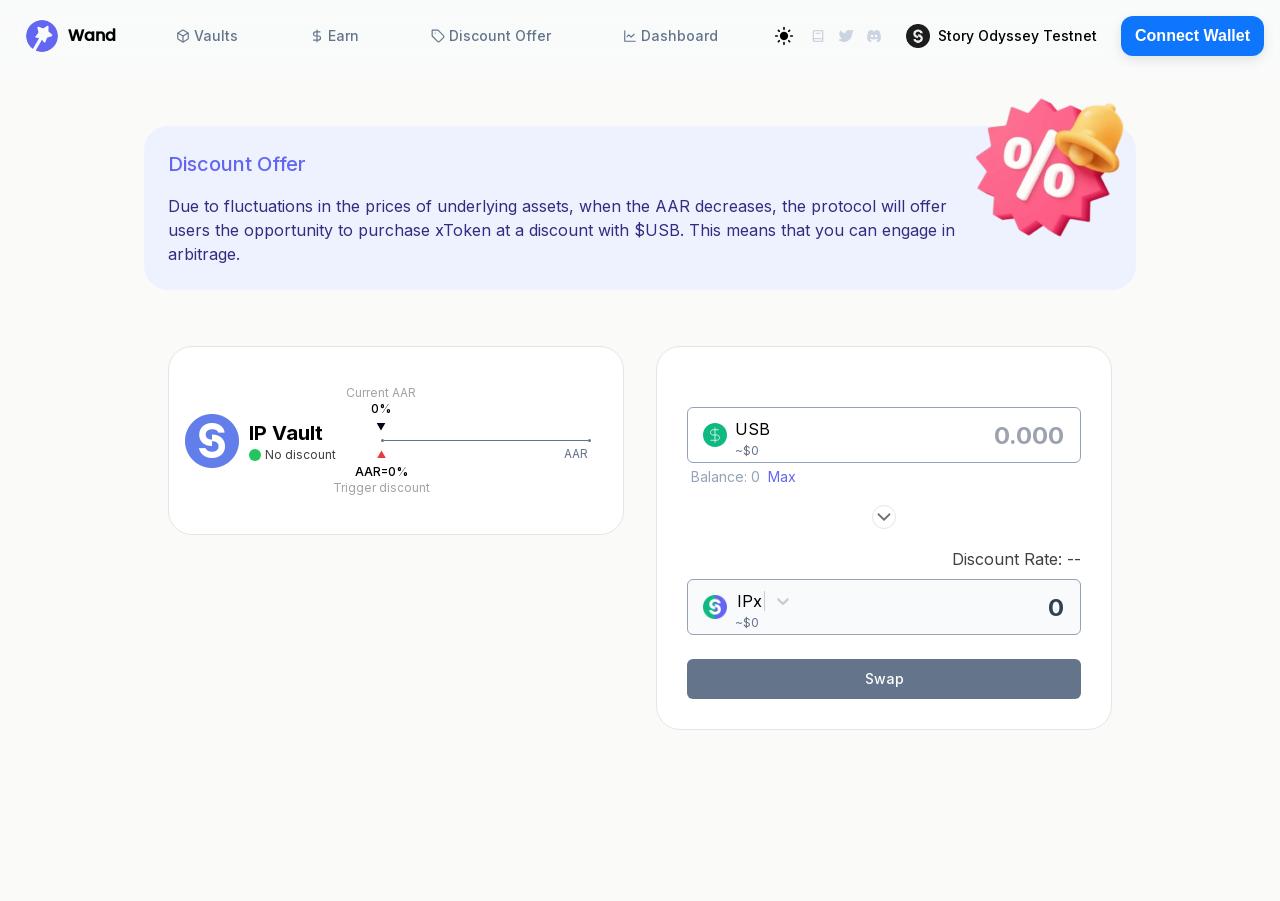
<file: discount.html>
<!DOCTYPE html><html lang="en" class=""><head><meta charSet="utf-8"/><meta name="viewport" content="width=device-width, initial-scale=1"/><link rel="preload" href="/_next/static/media/a34f9d1faa5f3315-s.p.woff2" as="font" crossorigin="" type="font/woff2"/><link rel="stylesheet" href="/_next/static/css/1f2762fdd297c254.css" crossorigin="" data-precedence="next"/><link rel="stylesheet" href="/_next/static/css/6c3709e799d17cc7.css" crossorigin="" data-precedence="next"/><link rel="preload" as="script" fetchPriority="low" href="/_next/static/chunks/webpack-c5d7bc209bc37c8d.js" crossorigin=""/><script src="/_next/static/chunks/b05271e4-7a57f4f8cb65189a.js" async="" crossorigin=""></script><script src="/_next/static/chunks/604-d30a6fda5b575a3a.js" async="" crossorigin=""></script><script src="/_next/static/chunks/main-app-c12319d45929aea2.js" async="" crossorigin=""></script><script src="/_next/static/chunks/6dc81886-08f2846522414128.js" async=""></script><script src="/_next/static/chunks/f5be4826-f2033e84e2437071.js" async=""></script><script src="/_next/static/chunks/d27a5617-2b5de83a7cf36e2b.js" async=""></script><script src="/_next/static/chunks/97ce8bcb-8853a349e3ec225c.js" async=""></script><script src="/_next/static/chunks/eaee6da0-f321ea773f782530.js" async=""></script><script src="/_next/static/chunks/59ed8b5f-e2a55a79f1baa361.js" async=""></script><script src="/_next/static/chunks/4659-015fc07f40623715.js" async=""></script><script src="/_next/static/chunks/8836-487e5a855fab6845.js" async=""></script><script src="/_next/static/chunks/1996-d80de3083fe29c0b.js" async=""></script><script src="/_next/static/chunks/1690-2e38c9ddda0cf429.js" async=""></script><script src="/_next/static/chunks/8954-1d97b71011ee8fef.js" async=""></script><script src="/_next/static/chunks/718-bd5946351d8d90f6.js" async=""></script><script src="/_next/static/chunks/5166-43711f6fd86b979f.js" async=""></script><script src="/_next/static/chunks/5313-a553478289176d1e.js" async=""></script><script src="/_next/static/chunks/404-ea3a0c56e621650f.js" async=""></script><script src="/_next/static/chunks/1578-1a893ecd33f5b1a1.js" async=""></script><script src="/_next/static/chunks/7638-b9054350170afbfa.js" async=""></script><script src="/_next/static/chunks/app/layout-873d50fe409ebebc.js" async=""></script><script src="/_next/static/chunks/2845-ddbfd03c7d81fc1a.js" async=""></script><script src="/_next/static/chunks/1346-5dcdccbac7bf63f8.js" async=""></script><script src="/_next/static/chunks/app/discount/page-1a36684164e848aa.js" async=""></script><title>Wand Finance</title><meta name="description" content="A Structured Protocol for Better Asset Utilization"/><link rel="icon" href="/icon.png?e059c53c24c855a8" type="image/png" sizes="32x32"/><meta name="next-size-adjust"/><script src="/_next/static/chunks/polyfills-c67a75d1b6f99dc8.js" crossorigin="" noModule=""></script></head><body class="__className_d65c78 bg-stone-50 dark:bg-slate-950 dark:text-slate-50"><div id="tooltip-root" class="fixed left-0 top-0 z-[60]"></div><script src="/_next/static/chunks/webpack-c5d7bc209bc37c8d.js" crossorigin="" async=""></script><script>(self.__next_f=self.__next_f||[]).push([0]);self.__next_f.push([2,null])</script><script>self.__next_f.push([1,"1:HL[\"/_next/static/media/a34f9d1faa5f3315-s.p.woff2\",\"font\",{\"crossOrigin\":\"\",\"type\":\"font/woff2\"}]\n2:HL[\"/_next/static/css/1f2762fdd297c254.css\",\"style\",{\"crossOrigin\":\"\"}]\n3:HL[\"/_next/static/css/6c3709e799d17cc7.css\",\"style\",{\"crossOrigin\":\"\"}]\n0:\"$L4\"\n"])</script><script>self.__next_f.push([1,"5:I[24358,[],\"\"]\n7:I[72952,[],\"\"]\n"])</script><script>self.__next_f.push([1,"8:I[8994,[\"7495\",\"static/chunks/6dc81886-08f2846522414128.js\",\"4643\",\"static/chunks/f5be4826-f2033e84e2437071.js\",\"7588\",\"static/chunks/d27a5617-2b5de83a7cf36e2b.js\",\"1679\",\"static/chunks/97ce8bcb-8853a349e3ec225c.js\",\"4775\",\"static/chunks/eaee6da0-f321ea773f782530.js\",\"8559\",\"static/chunks/59ed8b5f-e2a55a79f1baa361.js\",\"4659\",\"static/chunks/4659-015fc07f40623715.js\",\"8836\",\"static/chunks/8836-487e5a855fab6845.js\",\"1996\",\"static/chunks/1996-d80de3083fe29c0b.js\",\"1690\",\"static/chunks/1690-2e38c9ddda0cf429.js\",\"8954\",\"static/chunks/8954-1d97b71011ee8fef.js\",\"718\",\"static/chunks/718-bd5946351d8d90f6.js\",\"5166\",\"static/chunks/5166-43711f6fd86b979f.js\",\"5313\",\"static/chunks/5313-a553478289176d1e.js\",\"404\",\"static/chunks/404-ea3a0c56e621650f.js\",\"1578\",\"static/chunks/1578-1a893ecd33f5b1a1.js\",\"7638\",\"static/chunks/7638-b9054350170afbfa.js\",\"3185\",\"static/chunks/app/layout-873d50fe409ebebc.js\"],\"\"]\n"])</script><script>self.__next_f.push([1,"9:I[4002,[],\"\"]\na:I[14025,[],\"\"]\nc:I[34911,[],\"\"]\n"])</script><script>self.__next_f.push([1,"d:I[40358,[\"7495\",\"static/chunks/6dc81886-08f2846522414128.js\",\"4643\",\"static/chunks/f5be4826-f2033e84e2437071.js\",\"7588\",\"static/chunks/d27a5617-2b5de83a7cf36e2b.js\",\"4775\",\"static/chunks/eaee6da0-f321ea773f782530.js\",\"4659\",\"static/chunks/4659-015fc07f40623715.js\",\"8836\",\"static/chunks/8836-487e5a855fab6845.js\",\"1996\",\"static/chunks/1996-d80de3083fe29c0b.js\",\"2845\",\"static/chunks/2845-ddbfd03c7d81fc1a.js\",\"1690\",\"static/chunks/1690-2e38c9ddda0cf429.js\",\"8954\",\"static/chunks/8954-1d97b71011ee8fef.js\",\"5166\",\"static/chunks/5166-43711f6fd86b979f.js\",\"1578\",\"static/chunks/1578-1a893ecd33f5b1a1.js\",\"7638\",\"static/chunks/7638-b9054350170afbfa.js\",\"1346\",\"static/chunks/1346-5dcdccbac7bf63f8.js\",\"2143\",\"static/chunks/app/discount/page-1a36684164e848aa.js\"],\"\"]\n"])</script><script>self.__next_f.push([1,"4:[[[\"$\",\"link\",\"0\",{\"rel\":\"stylesheet\",\"href\":\"/_next/static/css/1f2762fdd297c254.css\",\"precedence\":\"next\",\"crossOrigin\":\"\"}],[\"$\",\"link\",\"1\",{\"rel\":\"stylesheet\",\"href\":\"/_next/static/css/6c3709e799d17cc7.css\",\"precedence\":\"next\",\"crossOrigin\":\"\"}]],[\"$\",\"$L5\",null,{\"buildId\":\"I5wYhLhiG7nY1eLytjfC2\",\"assetPrefix\":\"\",\"initialCanonicalUrl\":\"/discount\",\"initialTree\":[\"\",{\"children\":[\"discount\",{\"children\":[\"__PAGE__\",{}]}]},\"$undefined\",\"$undefined\",true],\"initialHead\":[false,\"$L6\"],\"globalErrorComponent\":\"$7\",\"children\":[null,[\"$\",\"html\",null,{\"lang\":\"en\",\"className\":\"\",\"suppressHydrationWarning\":true,\"children\":[\"$\",\"body\",null,{\"className\":\"__className_d65c78 bg-stone-50 dark:bg-slate-950 dark:text-slate-50\",\"children\":[[\"$\",\"$L8\",null,{\"children\":[\"$\",\"$L9\",null,{\"parallelRouterKey\":\"children\",\"segmentPath\":[\"children\"],\"loading\":\"$undefined\",\"loadingStyles\":\"$undefined\",\"hasLoading\":false,\"error\":\"$undefined\",\"errorStyles\":\"$undefined\",\"template\":[\"$\",\"$La\",null,{}],\"templateStyles\":\"$undefined\",\"notFound\":[[\"$\",\"title\",null,{\"children\":\"404: This page could not be found.\"}],[\"$\",\"div\",null,{\"style\":{\"fontFamily\":\"system-ui,\\\"Segoe UI\\\",Roboto,Helvetica,Arial,sans-serif,\\\"Apple Color Emoji\\\",\\\"Segoe UI Emoji\\\"\",\"height\":\"100vh\",\"textAlign\":\"center\",\"display\":\"flex\",\"flexDirection\":\"column\",\"alignItems\":\"center\",\"justifyContent\":\"center\"},\"children\":[\"$\",\"div\",null,{\"children\":[[\"$\",\"style\",null,{\"dangerouslySetInnerHTML\":{\"__html\":\"body{color:#000;background:#fff;margin:0}.next-error-h1{border-right:1px solid rgba(0,0,0,.3)}@media (prefers-color-scheme:dark){body{color:#fff;background:#000}.next-error-h1{border-right:1px solid rgba(255,255,255,.3)}}\"}}],[\"$\",\"h1\",null,{\"className\":\"next-error-h1\",\"style\":{\"display\":\"inline-block\",\"margin\":\"0 20px 0 0\",\"padding\":\"0 23px 0 0\",\"fontSize\":24,\"fontWeight\":500,\"verticalAlign\":\"top\",\"lineHeight\":\"49px\"},\"children\":\"404\"}],[\"$\",\"div\",null,{\"style\":{\"display\":\"inline-block\"},\"children\":[\"$\",\"h2\",null,{\"style\":{\"fontSize\":14,\"fontWeight\":400,\"lineHeight\":\"49px\",\"margin\":0},\"children\":\"This page could not be found.\"}]}]]}]}]],\"notFoundStyles\":[],\"childProp\":{\"current\":[\"$\",\"$L9\",null,{\"parallelRouterKey\":\"children\",\"segmentPath\":[\"children\",\"discount\",\"children\"],\"loading\":\"$undefined\",\"loadingStyles\":\"$undefined\",\"hasLoading\":false,\"error\":\"$undefined\",\"errorStyles\":\"$undefined\",\"template\":[\"$\",\"$La\",null,{}],\"templateStyles\":\"$undefined\",\"notFound\":\"$undefined\",\"notFoundStyles\":\"$undefined\",\"childProp\":{\"current\":[\"$Lb\",[\"$\",\"$Lc\",null,{\"propsForComponent\":{\"params\":{}},\"Component\":\"$d\",\"isStaticGeneration\":true}],null],\"segment\":\"__PAGE__\"},\"styles\":[]}],\"segment\":\"discount\"},\"styles\":[]}]}],[\"$\",\"div\",null,{\"id\":\"tooltip-root\",\"className\":\"fixed left-0 top-0 z-[60]\"}]]}]}],null]}]]\n"])</script><script>self.__next_f.push([1,"6:[[\"$\",\"meta\",\"0\",{\"charSet\":\"utf-8\"}],[\"$\",\"title\",\"1\",{\"children\":\"Wand Finance\"}],[\"$\",\"meta\",\"2\",{\"name\":\"description\",\"content\":\"A Structured Protocol for Better Asset Utilization\"}],[\"$\",\"meta\",\"3\",{\"name\":\"viewport\",\"content\":\"width=device-width, initial-scale=1\"}],[\"$\",\"link\",\"4\",{\"rel\":\"icon\",\"href\":\"/icon.png?e059c53c24c855a8\",\"type\":\"image/png\",\"sizes\":\"32x32\"}],[\"$\",\"meta\",\"5\",{\"name\":\"next-size-adjust\"}]]\nb:null\n"])</script></body></html>
</file>
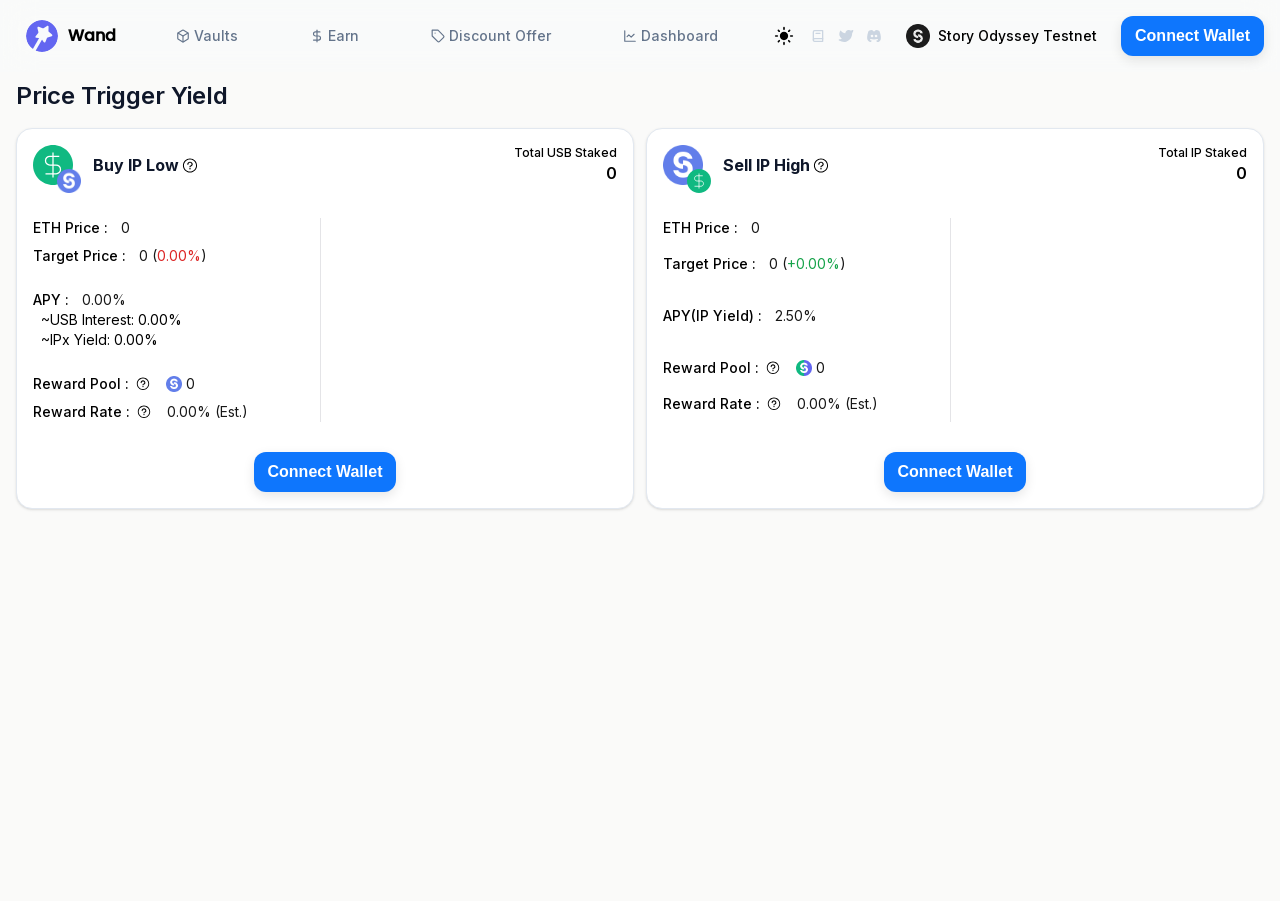
<file: earn.html>
<!DOCTYPE html><html lang="en" class=""><head><meta charSet="utf-8"/><meta name="viewport" content="width=device-width, initial-scale=1"/><link rel="preload" href="/_next/static/media/a34f9d1faa5f3315-s.p.woff2" as="font" crossorigin="" type="font/woff2"/><link rel="stylesheet" href="/_next/static/css/1f2762fdd297c254.css" crossorigin="" data-precedence="next"/><link rel="stylesheet" href="/_next/static/css/6c3709e799d17cc7.css" crossorigin="" data-precedence="next"/><link rel="preload" as="script" fetchPriority="low" href="/_next/static/chunks/webpack-c5d7bc209bc37c8d.js" crossorigin=""/><script src="/_next/static/chunks/b05271e4-7a57f4f8cb65189a.js" async="" crossorigin=""></script><script src="/_next/static/chunks/604-d30a6fda5b575a3a.js" async="" crossorigin=""></script><script src="/_next/static/chunks/main-app-c12319d45929aea2.js" async="" crossorigin=""></script><script src="/_next/static/chunks/6dc81886-08f2846522414128.js" async=""></script><script src="/_next/static/chunks/f5be4826-f2033e84e2437071.js" async=""></script><script src="/_next/static/chunks/d27a5617-2b5de83a7cf36e2b.js" async=""></script><script src="/_next/static/chunks/97ce8bcb-8853a349e3ec225c.js" async=""></script><script src="/_next/static/chunks/eaee6da0-f321ea773f782530.js" async=""></script><script src="/_next/static/chunks/59ed8b5f-e2a55a79f1baa361.js" async=""></script><script src="/_next/static/chunks/4659-015fc07f40623715.js" async=""></script><script src="/_next/static/chunks/8836-487e5a855fab6845.js" async=""></script><script src="/_next/static/chunks/1996-d80de3083fe29c0b.js" async=""></script><script src="/_next/static/chunks/1690-2e38c9ddda0cf429.js" async=""></script><script src="/_next/static/chunks/8954-1d97b71011ee8fef.js" async=""></script><script src="/_next/static/chunks/718-bd5946351d8d90f6.js" async=""></script><script src="/_next/static/chunks/5166-43711f6fd86b979f.js" async=""></script><script src="/_next/static/chunks/5313-a553478289176d1e.js" async=""></script><script src="/_next/static/chunks/404-ea3a0c56e621650f.js" async=""></script><script src="/_next/static/chunks/1578-1a893ecd33f5b1a1.js" async=""></script><script src="/_next/static/chunks/7638-b9054350170afbfa.js" async=""></script><script src="/_next/static/chunks/app/layout-873d50fe409ebebc.js" async=""></script><script src="/_next/static/chunks/be57d73a-cf7052b17ec16299.js" async=""></script><script src="/_next/static/chunks/da6ccc32-40302cff39397a0a.js" async=""></script><script src="/_next/static/chunks/fab079ec-fd68229a444cb38d.js" async=""></script><script src="/_next/static/chunks/2845-ddbfd03c7d81fc1a.js" async=""></script><script src="/_next/static/chunks/2361-9fd68ed9525fdb88.js" async=""></script><script src="/_next/static/chunks/2375-7500016e554c8d52.js" async=""></script><script src="/_next/static/chunks/1346-5dcdccbac7bf63f8.js" async=""></script><script src="/_next/static/chunks/8848-eaf5dcb9504061a7.js" async=""></script><script src="/_next/static/chunks/app/earn/page-3922582824a3c570.js" async=""></script><title>Wand Finance</title><meta name="description" content="A Structured Protocol for Better Asset Utilization"/><link rel="icon" href="/icon.png?e059c53c24c855a8" type="image/png" sizes="32x32"/><meta name="next-size-adjust"/><script src="/_next/static/chunks/polyfills-c67a75d1b6f99dc8.js" crossorigin="" noModule=""></script></head><body class="__className_d65c78 bg-stone-50 dark:bg-slate-950 dark:text-slate-50"><div id="tooltip-root" class="fixed left-0 top-0 z-[60]"></div><script src="/_next/static/chunks/webpack-c5d7bc209bc37c8d.js" crossorigin="" async=""></script><script>(self.__next_f=self.__next_f||[]).push([0]);self.__next_f.push([2,null])</script><script>self.__next_f.push([1,"1:HL[\"/_next/static/media/a34f9d1faa5f3315-s.p.woff2\",\"font\",{\"crossOrigin\":\"\",\"type\":\"font/woff2\"}]\n2:HL[\"/_next/static/css/1f2762fdd297c254.css\",\"style\",{\"crossOrigin\":\"\"}]\n3:HL[\"/_next/static/css/6c3709e799d17cc7.css\",\"style\",{\"crossOrigin\":\"\"}]\n0:\"$L4\"\n"])</script><script>self.__next_f.push([1,"5:I[24358,[],\"\"]\n7:I[72952,[],\"\"]\n"])</script><script>self.__next_f.push([1,"8:I[8994,[\"7495\",\"static/chunks/6dc81886-08f2846522414128.js\",\"4643\",\"static/chunks/f5be4826-f2033e84e2437071.js\",\"7588\",\"static/chunks/d27a5617-2b5de83a7cf36e2b.js\",\"1679\",\"static/chunks/97ce8bcb-8853a349e3ec225c.js\",\"4775\",\"static/chunks/eaee6da0-f321ea773f782530.js\",\"8559\",\"static/chunks/59ed8b5f-e2a55a79f1baa361.js\",\"4659\",\"static/chunks/4659-015fc07f40623715.js\",\"8836\",\"static/chunks/8836-487e5a855fab6845.js\",\"1996\",\"static/chunks/1996-d80de3083fe29c0b.js\",\"1690\",\"static/chunks/1690-2e38c9ddda0cf429.js\",\"8954\",\"static/chunks/8954-1d97b71011ee8fef.js\",\"718\",\"static/chunks/718-bd5946351d8d90f6.js\",\"5166\",\"static/chunks/5166-43711f6fd86b979f.js\",\"5313\",\"static/chunks/5313-a553478289176d1e.js\",\"404\",\"static/chunks/404-ea3a0c56e621650f.js\",\"1578\",\"static/chunks/1578-1a893ecd33f5b1a1.js\",\"7638\",\"static/chunks/7638-b9054350170afbfa.js\",\"3185\",\"static/chunks/app/layout-873d50fe409ebebc.js\"],\"\"]\n"])</script><script>self.__next_f.push([1,"9:I[4002,[],\"\"]\na:I[14025,[],\"\"]\nc:I[34911,[],\"\"]\n"])</script><script>self.__next_f.push([1,"d:I[97052,[\"7495\",\"static/chunks/6dc81886-08f2846522414128.js\",\"4643\",\"static/chunks/f5be4826-f2033e84e2437071.js\",\"7588\",\"static/chunks/d27a5617-2b5de83a7cf36e2b.js\",\"1679\",\"static/chunks/97ce8bcb-8853a349e3ec225c.js\",\"5169\",\"static/chunks/be57d73a-cf7052b17ec16299.js\",\"2659\",\"static/chunks/da6ccc32-40302cff39397a0a.js\",\"4320\",\"static/chunks/fab079ec-fd68229a444cb38d.js\",\"4659\",\"static/chunks/4659-015fc07f40623715.js\",\"8836\",\"static/chunks/8836-487e5a855fab6845.js\",\"1996\",\"static/chunks/1996-d80de3083fe29c0b.js\",\"2845\",\"static/chunks/2845-ddbfd03c7d81fc1a.js\",\"1690\",\"static/chunks/1690-2e38c9ddda0cf429.js\",\"8954\",\"static/chunks/8954-1d97b71011ee8fef.js\",\"718\",\"static/chunks/718-bd5946351d8d90f6.js\",\"5166\",\"static/chunks/5166-43711f6fd86b979f.js\",\"2361\",\"static/chunks/2361-9fd68ed9525fdb88.js\",\"2375\",\"static/chunks/2375-7500016e554c8d52.js\",\"1578\",\"static/chunks/1578-1a893ecd33f5b1a1.js\",\"7638\",\"static/chunks/7638-b9054350170afbfa.js\",\"1346\",\"static/chunks/1346-5dcdccbac7bf63f8.js\",\"8848\",\"static/chunks/8848-eaf5dcb9504061a7.js\",\"50\",\"static/chunks/app/earn/page-3922582824a3c570.js\"],\"\"]\n"])</script><script>self.__next_f.push([1,"4:[[[\"$\",\"link\",\"0\",{\"rel\":\"stylesheet\",\"href\":\"/_next/static/css/1f2762fdd297c254.css\",\"precedence\":\"next\",\"crossOrigin\":\"\"}],[\"$\",\"link\",\"1\",{\"rel\":\"stylesheet\",\"href\":\"/_next/static/css/6c3709e799d17cc7.css\",\"precedence\":\"next\",\"crossOrigin\":\"\"}]],[\"$\",\"$L5\",null,{\"buildId\":\"I5wYhLhiG7nY1eLytjfC2\",\"assetPrefix\":\"\",\"initialCanonicalUrl\":\"/earn\",\"initialTree\":[\"\",{\"children\":[\"earn\",{\"children\":[\"__PAGE__\",{}]}]},\"$undefined\",\"$undefined\",true],\"initialHead\":[false,\"$L6\"],\"globalErrorComponent\":\"$7\",\"children\":[null,[\"$\",\"html\",null,{\"lang\":\"en\",\"className\":\"\",\"suppressHydrationWarning\":true,\"children\":[\"$\",\"body\",null,{\"className\":\"__className_d65c78 bg-stone-50 dark:bg-slate-950 dark:text-slate-50\",\"children\":[[\"$\",\"$L8\",null,{\"children\":[\"$\",\"$L9\",null,{\"parallelRouterKey\":\"children\",\"segmentPath\":[\"children\"],\"loading\":\"$undefined\",\"loadingStyles\":\"$undefined\",\"hasLoading\":false,\"error\":\"$undefined\",\"errorStyles\":\"$undefined\",\"template\":[\"$\",\"$La\",null,{}],\"templateStyles\":\"$undefined\",\"notFound\":[[\"$\",\"title\",null,{\"children\":\"404: This page could not be found.\"}],[\"$\",\"div\",null,{\"style\":{\"fontFamily\":\"system-ui,\\\"Segoe UI\\\",Roboto,Helvetica,Arial,sans-serif,\\\"Apple Color Emoji\\\",\\\"Segoe UI Emoji\\\"\",\"height\":\"100vh\",\"textAlign\":\"center\",\"display\":\"flex\",\"flexDirection\":\"column\",\"alignItems\":\"center\",\"justifyContent\":\"center\"},\"children\":[\"$\",\"div\",null,{\"children\":[[\"$\",\"style\",null,{\"dangerouslySetInnerHTML\":{\"__html\":\"body{color:#000;background:#fff;margin:0}.next-error-h1{border-right:1px solid rgba(0,0,0,.3)}@media (prefers-color-scheme:dark){body{color:#fff;background:#000}.next-error-h1{border-right:1px solid rgba(255,255,255,.3)}}\"}}],[\"$\",\"h1\",null,{\"className\":\"next-error-h1\",\"style\":{\"display\":\"inline-block\",\"margin\":\"0 20px 0 0\",\"padding\":\"0 23px 0 0\",\"fontSize\":24,\"fontWeight\":500,\"verticalAlign\":\"top\",\"lineHeight\":\"49px\"},\"children\":\"404\"}],[\"$\",\"div\",null,{\"style\":{\"display\":\"inline-block\"},\"children\":[\"$\",\"h2\",null,{\"style\":{\"fontSize\":14,\"fontWeight\":400,\"lineHeight\":\"49px\",\"margin\":0},\"children\":\"This page could not be found.\"}]}]]}]}]],\"notFoundStyles\":[],\"childProp\":{\"current\":[\"$\",\"$L9\",null,{\"parallelRouterKey\":\"children\",\"segmentPath\":[\"children\",\"earn\",\"children\"],\"loading\":\"$undefined\",\"loadingStyles\":\"$undefined\",\"hasLoading\":false,\"error\":\"$undefined\",\"errorStyles\":\"$undefined\",\"template\":[\"$\",\"$La\",null,{}],\"templateStyles\":\"$undefined\",\"notFound\":\"$undefined\",\"notFoundStyles\":\"$undefined\",\"childProp\":{\"current\":[\"$Lb\",[\"$\",\"$Lc\",null,{\"propsForComponent\":{\"params\":{}},\"Component\":\"$d\",\"isStaticGeneration\":true}],null],\"segment\":\"__PAGE__\"},\"styles\":[]}],\"segment\":\"earn\"},\"styles\":[]}]}],[\"$\",\"div\",null,{\"id\":\"tooltip-root\",\"className\":\"fixed left-0 top-0 z-[60]\"}]]}]}],null]}]]\n"])</script><script>self.__next_f.push([1,"6:[[\"$\",\"meta\",\"0\",{\"charSet\":\"utf-8\"}],[\"$\",\"title\",\"1\",{\"children\":\"Wand Finance\"}],[\"$\",\"meta\",\"2\",{\"name\":\"description\",\"content\":\"A Structured Protocol for Better Asset Utilization\"}],[\"$\",\"meta\",\"3\",{\"name\":\"viewport\",\"content\":\"width=device-width, initial-scale=1\"}],[\"$\",\"link\",\"4\",{\"rel\":\"icon\",\"href\":\"/icon.png?e059c53c24c855a8\",\"type\":\"image/png\",\"sizes\":\"32x32\"}],[\"$\",\"meta\",\"5\",{\"name\":\"next-size-adjust\"}]]\nb:null\n"])</script></body></html>
</file>
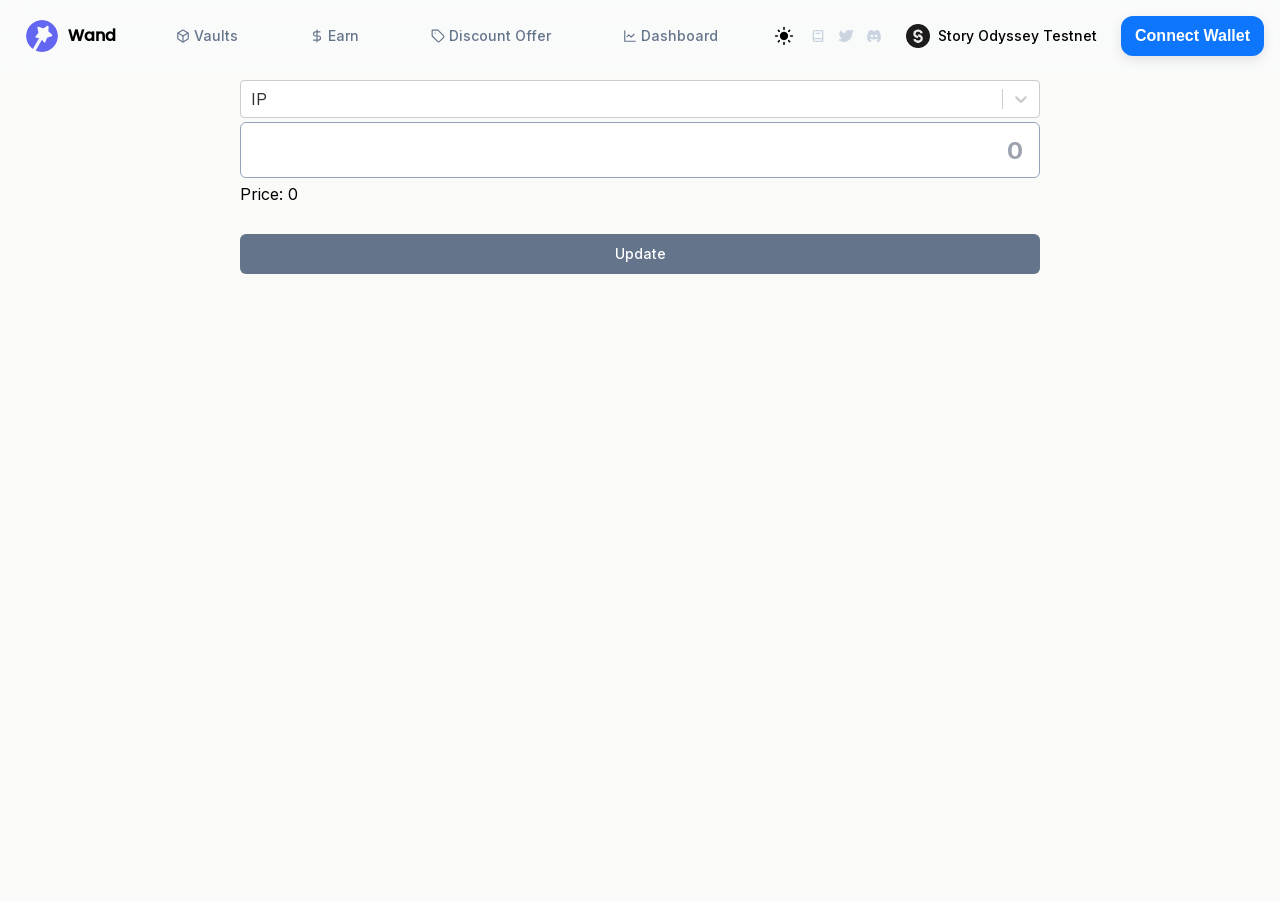
<file: tester.html>
<!DOCTYPE html><html lang="en" class=""><head><meta charSet="utf-8"/><meta name="viewport" content="width=device-width, initial-scale=1"/><link rel="preload" href="/_next/static/media/a34f9d1faa5f3315-s.p.woff2" as="font" crossorigin="" type="font/woff2"/><link rel="stylesheet" href="/_next/static/css/1f2762fdd297c254.css" crossorigin="" data-precedence="next"/><link rel="stylesheet" href="/_next/static/css/6c3709e799d17cc7.css" crossorigin="" data-precedence="next"/><link rel="preload" as="script" fetchPriority="low" href="/_next/static/chunks/webpack-c5d7bc209bc37c8d.js" crossorigin=""/><script src="/_next/static/chunks/b05271e4-7a57f4f8cb65189a.js" async="" crossorigin=""></script><script src="/_next/static/chunks/604-d30a6fda5b575a3a.js" async="" crossorigin=""></script><script src="/_next/static/chunks/main-app-c12319d45929aea2.js" async="" crossorigin=""></script><script src="/_next/static/chunks/6dc81886-08f2846522414128.js" async=""></script><script src="/_next/static/chunks/f5be4826-f2033e84e2437071.js" async=""></script><script src="/_next/static/chunks/d27a5617-2b5de83a7cf36e2b.js" async=""></script><script src="/_next/static/chunks/97ce8bcb-8853a349e3ec225c.js" async=""></script><script src="/_next/static/chunks/eaee6da0-f321ea773f782530.js" async=""></script><script src="/_next/static/chunks/59ed8b5f-e2a55a79f1baa361.js" async=""></script><script src="/_next/static/chunks/4659-015fc07f40623715.js" async=""></script><script src="/_next/static/chunks/8836-487e5a855fab6845.js" async=""></script><script src="/_next/static/chunks/1996-d80de3083fe29c0b.js" async=""></script><script src="/_next/static/chunks/1690-2e38c9ddda0cf429.js" async=""></script><script src="/_next/static/chunks/8954-1d97b71011ee8fef.js" async=""></script><script src="/_next/static/chunks/718-bd5946351d8d90f6.js" async=""></script><script src="/_next/static/chunks/5166-43711f6fd86b979f.js" async=""></script><script src="/_next/static/chunks/5313-a553478289176d1e.js" async=""></script><script src="/_next/static/chunks/404-ea3a0c56e621650f.js" async=""></script><script src="/_next/static/chunks/1578-1a893ecd33f5b1a1.js" async=""></script><script src="/_next/static/chunks/7638-b9054350170afbfa.js" async=""></script><script src="/_next/static/chunks/app/layout-873d50fe409ebebc.js" async=""></script><script src="/_next/static/chunks/2845-ddbfd03c7d81fc1a.js" async=""></script><script src="/_next/static/chunks/app/tester/page-5b76948ce1dce3e5.js" async=""></script><title>Wand Finance</title><meta name="description" content="A Structured Protocol for Better Asset Utilization"/><link rel="icon" href="/icon.png?e059c53c24c855a8" type="image/png" sizes="32x32"/><meta name="next-size-adjust"/><script src="/_next/static/chunks/polyfills-c67a75d1b6f99dc8.js" crossorigin="" noModule=""></script></head><body class="__className_d65c78 bg-stone-50 dark:bg-slate-950 dark:text-slate-50"><div id="tooltip-root" class="fixed left-0 top-0 z-[60]"></div><script src="/_next/static/chunks/webpack-c5d7bc209bc37c8d.js" crossorigin="" async=""></script><script>(self.__next_f=self.__next_f||[]).push([0]);self.__next_f.push([2,null])</script><script>self.__next_f.push([1,"1:HL[\"/_next/static/media/a34f9d1faa5f3315-s.p.woff2\",\"font\",{\"crossOrigin\":\"\",\"type\":\"font/woff2\"}]\n2:HL[\"/_next/static/css/1f2762fdd297c254.css\",\"style\",{\"crossOrigin\":\"\"}]\n3:HL[\"/_next/static/css/6c3709e799d17cc7.css\",\"style\",{\"crossOrigin\":\"\"}]\n0:\"$L4\"\n"])</script><script>self.__next_f.push([1,"5:I[24358,[],\"\"]\n7:I[72952,[],\"\"]\n"])</script><script>self.__next_f.push([1,"8:I[8994,[\"7495\",\"static/chunks/6dc81886-08f2846522414128.js\",\"4643\",\"static/chunks/f5be4826-f2033e84e2437071.js\",\"7588\",\"static/chunks/d27a5617-2b5de83a7cf36e2b.js\",\"1679\",\"static/chunks/97ce8bcb-8853a349e3ec225c.js\",\"4775\",\"static/chunks/eaee6da0-f321ea773f782530.js\",\"8559\",\"static/chunks/59ed8b5f-e2a55a79f1baa361.js\",\"4659\",\"static/chunks/4659-015fc07f40623715.js\",\"8836\",\"static/chunks/8836-487e5a855fab6845.js\",\"1996\",\"static/chunks/1996-d80de3083fe29c0b.js\",\"1690\",\"static/chunks/1690-2e38c9ddda0cf429.js\",\"8954\",\"static/chunks/8954-1d97b71011ee8fef.js\",\"718\",\"static/chunks/718-bd5946351d8d90f6.js\",\"5166\",\"static/chunks/5166-43711f6fd86b979f.js\",\"5313\",\"static/chunks/5313-a553478289176d1e.js\",\"404\",\"static/chunks/404-ea3a0c56e621650f.js\",\"1578\",\"static/chunks/1578-1a893ecd33f5b1a1.js\",\"7638\",\"static/chunks/7638-b9054350170afbfa.js\",\"3185\",\"static/chunks/app/layout-873d50fe409ebebc.js\"],\"\"]\n"])</script><script>self.__next_f.push([1,"9:I[4002,[],\"\"]\na:I[14025,[],\"\"]\nc:I[34911,[],\"\"]\nd:I[71080,[\"7495\",\"static/chunks/6dc81886-08f2846522414128.js\",\"4659\",\"static/chunks/4659-015fc07f40623715.js\",\"8836\",\"static/chunks/8836-487e5a855fab6845.js\",\"2845\",\"static/chunks/2845-ddbfd03c7d81fc1a.js\",\"1578\",\"static/chunks/1578-1a893ecd33f5b1a1.js\",\"6161\",\"static/chunks/app/tester/page-5b76948ce1dce3e5.js\"],\"\"]\n"])</script><script>self.__next_f.push([1,"4:[[[\"$\",\"link\",\"0\",{\"rel\":\"stylesheet\",\"href\":\"/_next/static/css/1f2762fdd297c254.css\",\"precedence\":\"next\",\"crossOrigin\":\"\"}],[\"$\",\"link\",\"1\",{\"rel\":\"stylesheet\",\"href\":\"/_next/static/css/6c3709e799d17cc7.css\",\"precedence\":\"next\",\"crossOrigin\":\"\"}]],[\"$\",\"$L5\",null,{\"buildId\":\"I5wYhLhiG7nY1eLytjfC2\",\"assetPrefix\":\"\",\"initialCanonicalUrl\":\"/tester\",\"initialTree\":[\"\",{\"children\":[\"tester\",{\"children\":[\"__PAGE__\",{}]}]},\"$undefined\",\"$undefined\",true],\"initialHead\":[false,\"$L6\"],\"globalErrorComponent\":\"$7\",\"children\":[null,[\"$\",\"html\",null,{\"lang\":\"en\",\"className\":\"\",\"suppressHydrationWarning\":true,\"children\":[\"$\",\"body\",null,{\"className\":\"__className_d65c78 bg-stone-50 dark:bg-slate-950 dark:text-slate-50\",\"children\":[[\"$\",\"$L8\",null,{\"children\":[\"$\",\"$L9\",null,{\"parallelRouterKey\":\"children\",\"segmentPath\":[\"children\"],\"loading\":\"$undefined\",\"loadingStyles\":\"$undefined\",\"hasLoading\":false,\"error\":\"$undefined\",\"errorStyles\":\"$undefined\",\"template\":[\"$\",\"$La\",null,{}],\"templateStyles\":\"$undefined\",\"notFound\":[[\"$\",\"title\",null,{\"children\":\"404: This page could not be found.\"}],[\"$\",\"div\",null,{\"style\":{\"fontFamily\":\"system-ui,\\\"Segoe UI\\\",Roboto,Helvetica,Arial,sans-serif,\\\"Apple Color Emoji\\\",\\\"Segoe UI Emoji\\\"\",\"height\":\"100vh\",\"textAlign\":\"center\",\"display\":\"flex\",\"flexDirection\":\"column\",\"alignItems\":\"center\",\"justifyContent\":\"center\"},\"children\":[\"$\",\"div\",null,{\"children\":[[\"$\",\"style\",null,{\"dangerouslySetInnerHTML\":{\"__html\":\"body{color:#000;background:#fff;margin:0}.next-error-h1{border-right:1px solid rgba(0,0,0,.3)}@media (prefers-color-scheme:dark){body{color:#fff;background:#000}.next-error-h1{border-right:1px solid rgba(255,255,255,.3)}}\"}}],[\"$\",\"h1\",null,{\"className\":\"next-error-h1\",\"style\":{\"display\":\"inline-block\",\"margin\":\"0 20px 0 0\",\"padding\":\"0 23px 0 0\",\"fontSize\":24,\"fontWeight\":500,\"verticalAlign\":\"top\",\"lineHeight\":\"49px\"},\"children\":\"404\"}],[\"$\",\"div\",null,{\"style\":{\"display\":\"inline-block\"},\"children\":[\"$\",\"h2\",null,{\"style\":{\"fontSize\":14,\"fontWeight\":400,\"lineHeight\":\"49px\",\"margin\":0},\"children\":\"This page could not be found.\"}]}]]}]}]],\"notFoundStyles\":[],\"childProp\":{\"current\":[\"$\",\"$L9\",null,{\"parallelRouterKey\":\"children\",\"segmentPath\":[\"children\",\"tester\",\"children\"],\"loading\":\"$undefined\",\"loadingStyles\":\"$undefined\",\"hasLoading\":false,\"error\":\"$undefined\",\"errorStyles\":\"$undefined\",\"template\":[\"$\",\"$La\",null,{}],\"templateStyles\":\"$undefined\",\"notFound\":\"$undefined\",\"notFoundStyles\":\"$undefined\",\"childProp\":{\"current\":[\"$Lb\",[\"$\",\"$Lc\",null,{\"propsForComponent\":{\"params\":{}},\"Component\":\"$d\",\"isStaticGeneration\":true}],null],\"segment\":\"__PAGE__\"},\"styles\":[]}],\"segment\":\"tester\"},\"styles\":[]}]}],[\"$\",\"div\",null,{\"id\":\"tooltip-root\",\"className\":\"fixed left-0 top-0 z-[60]\"}]]}]}],null]}]]\n"])</script><script>self.__next_f.push([1,"6:[[\"$\",\"meta\",\"0\",{\"charSet\":\"utf-8\"}],[\"$\",\"title\",\"1\",{\"children\":\"Wand Finance\"}],[\"$\",\"meta\",\"2\",{\"name\":\"description\",\"content\":\"A Structured Protocol for Better Asset Utilization\"}],[\"$\",\"meta\",\"3\",{\"name\":\"viewport\",\"content\":\"width=device-width, initial-scale=1\"}],[\"$\",\"link\",\"4\",{\"rel\":\"icon\",\"href\":\"/icon.png?e059c53c24c855a8\",\"type\":\"image/png\",\"sizes\":\"32x32\"}],[\"$\",\"meta\",\"5\",{\"name\":\"next-size-adjust\"}]]\nb:null\n"])</script></body></html>
</file>
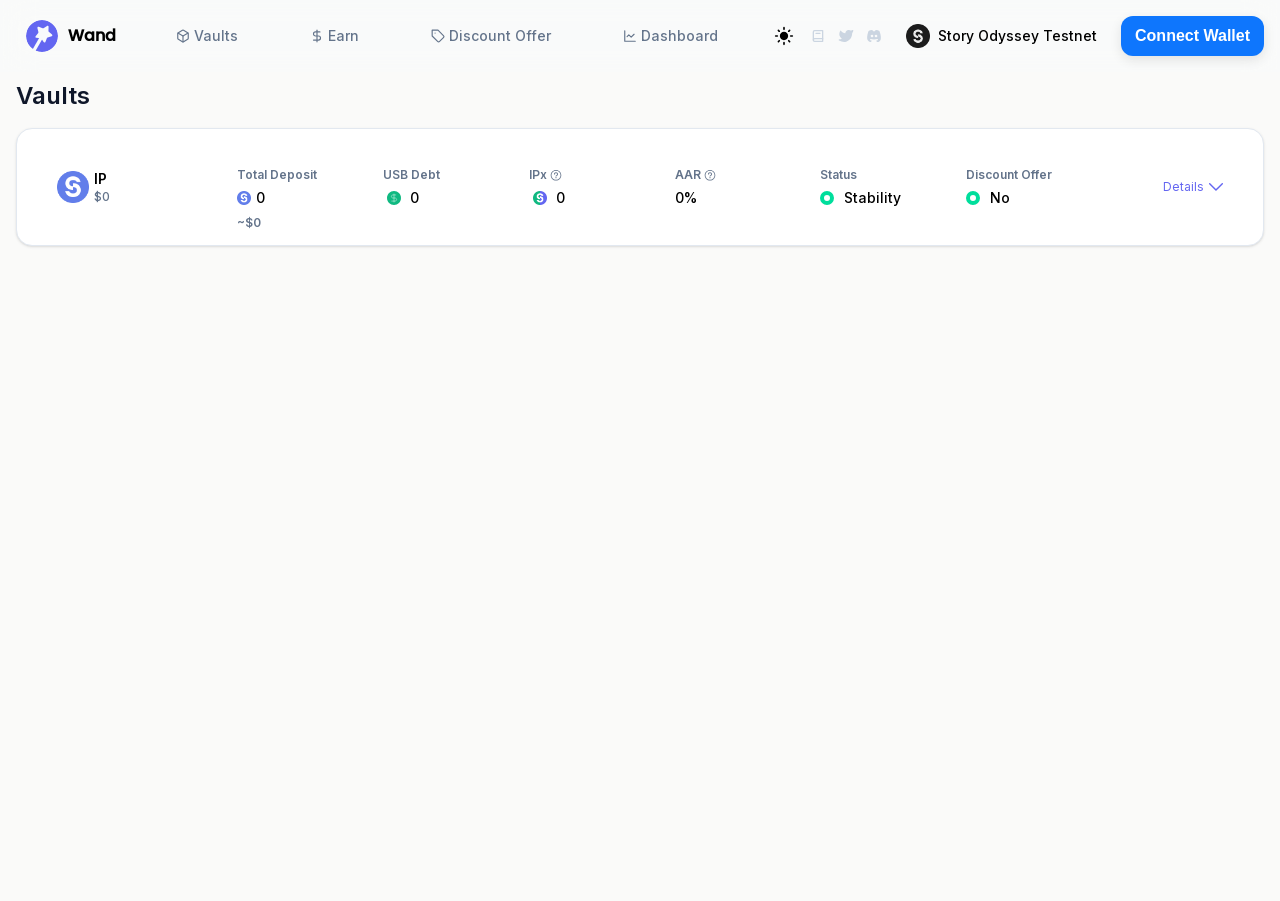
<file: vaults.html>
<!DOCTYPE html><html lang="en" class=""><head><meta charSet="utf-8"/><meta name="viewport" content="width=device-width, initial-scale=1"/><link rel="preload" href="/_next/static/media/a34f9d1faa5f3315-s.p.woff2" as="font" crossorigin="" type="font/woff2"/><link rel="stylesheet" href="/_next/static/css/1f2762fdd297c254.css" crossorigin="" data-precedence="next"/><link rel="stylesheet" href="/_next/static/css/6c3709e799d17cc7.css" crossorigin="" data-precedence="next"/><link rel="preload" as="script" fetchPriority="low" href="/_next/static/chunks/webpack-c5d7bc209bc37c8d.js" crossorigin=""/><script src="/_next/static/chunks/b05271e4-7a57f4f8cb65189a.js" async="" crossorigin=""></script><script src="/_next/static/chunks/604-d30a6fda5b575a3a.js" async="" crossorigin=""></script><script src="/_next/static/chunks/main-app-c12319d45929aea2.js" async="" crossorigin=""></script><script src="/_next/static/chunks/6dc81886-08f2846522414128.js" async=""></script><script src="/_next/static/chunks/f5be4826-f2033e84e2437071.js" async=""></script><script src="/_next/static/chunks/d27a5617-2b5de83a7cf36e2b.js" async=""></script><script src="/_next/static/chunks/97ce8bcb-8853a349e3ec225c.js" async=""></script><script src="/_next/static/chunks/eaee6da0-f321ea773f782530.js" async=""></script><script src="/_next/static/chunks/59ed8b5f-e2a55a79f1baa361.js" async=""></script><script src="/_next/static/chunks/4659-015fc07f40623715.js" async=""></script><script src="/_next/static/chunks/8836-487e5a855fab6845.js" async=""></script><script src="/_next/static/chunks/1996-d80de3083fe29c0b.js" async=""></script><script src="/_next/static/chunks/1690-2e38c9ddda0cf429.js" async=""></script><script src="/_next/static/chunks/8954-1d97b71011ee8fef.js" async=""></script><script src="/_next/static/chunks/718-bd5946351d8d90f6.js" async=""></script><script src="/_next/static/chunks/5166-43711f6fd86b979f.js" async=""></script><script src="/_next/static/chunks/5313-a553478289176d1e.js" async=""></script><script src="/_next/static/chunks/404-ea3a0c56e621650f.js" async=""></script><script src="/_next/static/chunks/1578-1a893ecd33f5b1a1.js" async=""></script><script src="/_next/static/chunks/7638-b9054350170afbfa.js" async=""></script><script src="/_next/static/chunks/app/layout-873d50fe409ebebc.js" async=""></script><script src="/_next/static/chunks/be57d73a-cf7052b17ec16299.js" async=""></script><script src="/_next/static/chunks/da6ccc32-40302cff39397a0a.js" async=""></script><script src="/_next/static/chunks/fab079ec-fd68229a444cb38d.js" async=""></script><script src="/_next/static/chunks/ce573a57-0a842330266a63cc.js" async=""></script><script src="/_next/static/chunks/2845-ddbfd03c7d81fc1a.js" async=""></script><script src="/_next/static/chunks/2361-9fd68ed9525fdb88.js" async=""></script><script src="/_next/static/chunks/2375-7500016e554c8d52.js" async=""></script><script src="/_next/static/chunks/9842-470ccdbfa60f462a.js" async=""></script><script src="/_next/static/chunks/1346-5dcdccbac7bf63f8.js" async=""></script><script src="/_next/static/chunks/8848-eaf5dcb9504061a7.js" async=""></script><script src="/_next/static/chunks/app/vaults/page-4fc46f04bec9c0fc.js" async=""></script><title>Wand Finance</title><meta name="description" content="A Structured Protocol for Better Asset Utilization"/><link rel="icon" href="/icon.png?e059c53c24c855a8" type="image/png" sizes="32x32"/><meta name="next-size-adjust"/><script src="/_next/static/chunks/polyfills-c67a75d1b6f99dc8.js" crossorigin="" noModule=""></script></head><body class="__className_d65c78 bg-stone-50 dark:bg-slate-950 dark:text-slate-50"><div id="tooltip-root" class="fixed left-0 top-0 z-[60]"></div><script src="/_next/static/chunks/webpack-c5d7bc209bc37c8d.js" crossorigin="" async=""></script><script>(self.__next_f=self.__next_f||[]).push([0]);self.__next_f.push([2,null])</script><script>self.__next_f.push([1,"1:HL[\"/_next/static/media/a34f9d1faa5f3315-s.p.woff2\",\"font\",{\"crossOrigin\":\"\",\"type\":\"font/woff2\"}]\n2:HL[\"/_next/static/css/1f2762fdd297c254.css\",\"style\",{\"crossOrigin\":\"\"}]\n3:HL[\"/_next/static/css/6c3709e799d17cc7.css\",\"style\",{\"crossOrigin\":\"\"}]\n0:\"$L4\"\n"])</script><script>self.__next_f.push([1,"5:I[24358,[],\"\"]\n7:I[72952,[],\"\"]\n"])</script><script>self.__next_f.push([1,"8:I[8994,[\"7495\",\"static/chunks/6dc81886-08f2846522414128.js\",\"4643\",\"static/chunks/f5be4826-f2033e84e2437071.js\",\"7588\",\"static/chunks/d27a5617-2b5de83a7cf36e2b.js\",\"1679\",\"static/chunks/97ce8bcb-8853a349e3ec225c.js\",\"4775\",\"static/chunks/eaee6da0-f321ea773f782530.js\",\"8559\",\"static/chunks/59ed8b5f-e2a55a79f1baa361.js\",\"4659\",\"static/chunks/4659-015fc07f40623715.js\",\"8836\",\"static/chunks/8836-487e5a855fab6845.js\",\"1996\",\"static/chunks/1996-d80de3083fe29c0b.js\",\"1690\",\"static/chunks/1690-2e38c9ddda0cf429.js\",\"8954\",\"static/chunks/8954-1d97b71011ee8fef.js\",\"718\",\"static/chunks/718-bd5946351d8d90f6.js\",\"5166\",\"static/chunks/5166-43711f6fd86b979f.js\",\"5313\",\"static/chunks/5313-a553478289176d1e.js\",\"404\",\"static/chunks/404-ea3a0c56e621650f.js\",\"1578\",\"static/chunks/1578-1a893ecd33f5b1a1.js\",\"7638\",\"static/chunks/7638-b9054350170afbfa.js\",\"3185\",\"static/chunks/app/layout-873d50fe409ebebc.js\"],\"\"]\n"])</script><script>self.__next_f.push([1,"9:I[4002,[],\"\"]\na:I[14025,[],\"\"]\nc:I[34911,[],\"\"]\n"])</script><script>self.__next_f.push([1,"d:I[46361,[\"7495\",\"static/chunks/6dc81886-08f2846522414128.js\",\"4643\",\"static/chunks/f5be4826-f2033e84e2437071.js\",\"7588\",\"static/chunks/d27a5617-2b5de83a7cf36e2b.js\",\"1679\",\"static/chunks/97ce8bcb-8853a349e3ec225c.js\",\"4775\",\"static/chunks/eaee6da0-f321ea773f782530.js\",\"5169\",\"static/chunks/be57d73a-cf7052b17ec16299.js\",\"2659\",\"static/chunks/da6ccc32-40302cff39397a0a.js\",\"4320\",\"static/chunks/fab079ec-fd68229a444cb38d.js\",\"9468\",\"static/chunks/ce573a57-0a842330266a63cc.js\",\"4659\",\"static/chunks/4659-015fc07f40623715.js\",\"8836\",\"static/chunks/8836-487e5a855fab6845.js\",\"1996\",\"static/chunks/1996-d80de3083fe29c0b.js\",\"2845\",\"static/chunks/2845-ddbfd03c7d81fc1a.js\",\"8954\",\"static/chunks/8954-1d97b71011ee8fef.js\",\"718\",\"static/chunks/718-bd5946351d8d90f6.js\",\"5166\",\"static/chunks/5166-43711f6fd86b979f.js\",\"2361\",\"static/chunks/2361-9fd68ed9525fdb88.js\",\"2375\",\"static/chunks/2375-7500016e554c8d52.js\",\"9842\",\"static/chunks/9842-470ccdbfa60f462a.js\",\"1578\",\"static/chunks/1578-1a893ecd33f5b1a1.js\",\"7638\",\"static/chunks/7638-b9054350170afbfa.js\",\"1346\",\"static/chunks/1346-5dcdccbac7bf63f8.js\",\"8848\",\"static/chunks/8848-eaf5dcb9504061a7.js\",\"1399\",\"static/chunks/app/vaults/page-4fc46f04bec9c0fc.js\"],\"\"]\n"])</script><script>self.__next_f.push([1,"4:[[[\"$\",\"link\",\"0\",{\"rel\":\"stylesheet\",\"href\":\"/_next/static/css/1f2762fdd297c254.css\",\"precedence\":\"next\",\"crossOrigin\":\"\"}],[\"$\",\"link\",\"1\",{\"rel\":\"stylesheet\",\"href\":\"/_next/static/css/6c3709e799d17cc7.css\",\"precedence\":\"next\",\"crossOrigin\":\"\"}]],[\"$\",\"$L5\",null,{\"buildId\":\"I5wYhLhiG7nY1eLytjfC2\",\"assetPrefix\":\"\",\"initialCanonicalUrl\":\"/vaults\",\"initialTree\":[\"\",{\"children\":[\"vaults\",{\"children\":[\"__PAGE__\",{}]}]},\"$undefined\",\"$undefined\",true],\"initialHead\":[false,\"$L6\"],\"globalErrorComponent\":\"$7\",\"children\":[null,[\"$\",\"html\",null,{\"lang\":\"en\",\"className\":\"\",\"suppressHydrationWarning\":true,\"children\":[\"$\",\"body\",null,{\"className\":\"__className_d65c78 bg-stone-50 dark:bg-slate-950 dark:text-slate-50\",\"children\":[[\"$\",\"$L8\",null,{\"children\":[\"$\",\"$L9\",null,{\"parallelRouterKey\":\"children\",\"segmentPath\":[\"children\"],\"loading\":\"$undefined\",\"loadingStyles\":\"$undefined\",\"hasLoading\":false,\"error\":\"$undefined\",\"errorStyles\":\"$undefined\",\"template\":[\"$\",\"$La\",null,{}],\"templateStyles\":\"$undefined\",\"notFound\":[[\"$\",\"title\",null,{\"children\":\"404: This page could not be found.\"}],[\"$\",\"div\",null,{\"style\":{\"fontFamily\":\"system-ui,\\\"Segoe UI\\\",Roboto,Helvetica,Arial,sans-serif,\\\"Apple Color Emoji\\\",\\\"Segoe UI Emoji\\\"\",\"height\":\"100vh\",\"textAlign\":\"center\",\"display\":\"flex\",\"flexDirection\":\"column\",\"alignItems\":\"center\",\"justifyContent\":\"center\"},\"children\":[\"$\",\"div\",null,{\"children\":[[\"$\",\"style\",null,{\"dangerouslySetInnerHTML\":{\"__html\":\"body{color:#000;background:#fff;margin:0}.next-error-h1{border-right:1px solid rgba(0,0,0,.3)}@media (prefers-color-scheme:dark){body{color:#fff;background:#000}.next-error-h1{border-right:1px solid rgba(255,255,255,.3)}}\"}}],[\"$\",\"h1\",null,{\"className\":\"next-error-h1\",\"style\":{\"display\":\"inline-block\",\"margin\":\"0 20px 0 0\",\"padding\":\"0 23px 0 0\",\"fontSize\":24,\"fontWeight\":500,\"verticalAlign\":\"top\",\"lineHeight\":\"49px\"},\"children\":\"404\"}],[\"$\",\"div\",null,{\"style\":{\"display\":\"inline-block\"},\"children\":[\"$\",\"h2\",null,{\"style\":{\"fontSize\":14,\"fontWeight\":400,\"lineHeight\":\"49px\",\"margin\":0},\"children\":\"This page could not be found.\"}]}]]}]}]],\"notFoundStyles\":[],\"childProp\":{\"current\":[\"$\",\"$L9\",null,{\"parallelRouterKey\":\"children\",\"segmentPath\":[\"children\",\"vaults\",\"children\"],\"loading\":\"$undefined\",\"loadingStyles\":\"$undefined\",\"hasLoading\":false,\"error\":\"$undefined\",\"errorStyles\":\"$undefined\",\"template\":[\"$\",\"$La\",null,{}],\"templateStyles\":\"$undefined\",\"notFound\":\"$undefined\",\"notFoundStyles\":\"$undefined\",\"childProp\":{\"current\":[\"$Lb\",[\"$\",\"$Lc\",null,{\"propsForComponent\":{\"params\":{}},\"Component\":\"$d\",\"isStaticGeneration\":true}],null],\"segment\":\"__PAGE__\"},\"styles\":[]}],\"segment\":\"vaults\"},\"styles\":[]}]}],[\"$\",\"div\",null,{\"id\":\"tooltip-root\",\"className\":\"fixed left-0 top-0 z-[60]\"}]]}]}],null]}]]\n"])</script><script>self.__next_f.push([1,"6:[[\"$\",\"meta\",\"0\",{\"charSet\":\"utf-8\"}],[\"$\",\"title\",\"1\",{\"children\":\"Wand Finance\"}],[\"$\",\"meta\",\"2\",{\"name\":\"description\",\"content\":\"A Structured Protocol for Better Asset Utilization\"}],[\"$\",\"meta\",\"3\",{\"name\":\"viewport\",\"content\":\"width=device-width, initial-scale=1\"}],[\"$\",\"link\",\"4\",{\"rel\":\"icon\",\"href\":\"/icon.png?e059c53c24c855a8\",\"type\":\"image/png\",\"sizes\":\"32x32\"}],[\"$\",\"meta\",\"5\",{\"name\":\"next-size-adjust\"}]]\nb:null\n"])</script></body></html>
</file>
<file: _next/static/css/1f2762fdd297c254.css>
@font-face{font-family:swiper-icons;src:url("data:application/font-woff;charset=utf-8;base64, [base64]//wADZ2x5ZgAAAywAAADMAAAD2MHtryVoZWFkAAABbAAAADAAAAA2E2+eoWhoZWEAAAGcAAAAHwAAACQC9gDzaG10eAAAAigAAAAZAAAArgJkABFsb2NhAAAC0AAAAFoAAABaFQAUGG1heHAAAAG8AAAAHwAAACAAcABAbmFtZQAAA/gAAAE5AAACXvFdBwlwb3N0AAAFNAAAAGIAAACE5s74hXjaY2BkYGAAYpf5Hu/j+W2+MnAzMYDAzaX6QjD6/4//Bxj5GA8AuRwMYGkAPywL13jaY2BkYGA88P8Agx4j+/8fQDYfA1AEBWgDAIB2BOoAeNpjYGRgYNBh4GdgYgABEMnIABJzYNADCQAACWgAsQB42mNgYfzCOIGBlYGB0YcxjYGBwR1Kf2WQZGhhYGBiYGVmgAFGBiQQkOaawtDAoMBQxXjg/wEGPcYDDA4wNUA2CCgwsAAAO4EL6gAAeNpj2M0gyAACqxgGNWBkZ2D4/wMA+xkDdgAAAHjaY2BgYGaAYBkGRgYQiAHyGMF8FgYHIM3DwMHABGQrMOgyWDLEM1T9/w8UBfEMgLzE////P/5//f/V/xv+r4eaAAeMbAxwIUYmIMHEgKYAYjUcsDAwsLKxc3BycfPw8jEQA/[base64]/uznmfPFBNODM2K7MTQ45YEAZqGP81AmGGcF3iPqOop0r1SPTaTbVkfUe4HXj97wYE+yNwWYxwWu4v1ugWHgo3S1XdZEVqWM7ET0cfnLGxWfkgR42o2PvWrDMBSFj/IHLaF0zKjRgdiVMwScNRAoWUoH78Y2icB/yIY09An6AH2Bdu/UB+yxopYshQiEvnvu0dURgDt8QeC8PDw7Fpji3fEA4z/PEJ6YOB5hKh4dj3EvXhxPqH/SKUY3rJ7srZ4FZnh1PMAtPhwP6fl2PMJMPDgeQ4rY8YT6Gzao0eAEA409DuggmTnFnOcSCiEiLMgxCiTI6Cq5DZUd3Qmp10vO0LaLTd2cjN4fOumlc7lUYbSQcZFkutRG7g6JKZKy0RmdLY680CDnEJ+UMkpFFe1RN7nxdVpXrC4aTtnaurOnYercZg2YVmLN/d/gczfEimrE/fs/bOuq29Zmn8tloORaXgZgGa78yO9/cnXm2BpaGvq25Dv9S4E9+5SIc9PqupJKhYFSSl47+Qcr1mYNAAAAeNptw0cKwkAAAMDZJA8Q7OUJvkLsPfZ6zFVERPy8qHh2YER+3i/BP83vIBLLySsoKimrqKqpa2hp6+jq6RsYGhmbmJqZSy0sraxtbO3sHRydnEMU4uR6yx7JJXveP7WrDycAAAAAAAH//wACeNpjYGRgYOABYhkgZgJCZgZNBkYGLQZtIJsFLMYAAAw3ALgAeNolizEKgDAQBCchRbC2sFER0YD6qVQiBCv/H9ezGI6Z5XBAw8CBK/m5iQQVauVbXLnOrMZv2oLdKFa8Pjuru2hJzGabmOSLzNMzvutpB3N42mNgZGBg4GKQYzBhYMxJLMlj4GBgAYow/P/PAJJhLM6sSoWKfWCAAwDAjgbRAAB42mNgYGBkAIIbCZo5IPrmUn0hGA0AO8EFTQAA");font-weight:400;font-style:normal}:root{--swiper-theme-color:#007aff}:host{position:relative;display:block;margin-left:auto;margin-right:auto;z-index:1}.swiper{margin-left:auto;margin-right:auto;position:relative;overflow:hidden;list-style:none;padding:0;z-index:1;display:block}.swiper-vertical>.swiper-wrapper{flex-direction:column}.swiper-wrapper{position:relative;width:100%;height:100%;z-index:1;display:flex;transition-property:transform;transition-timing-function:var(--swiper-wrapper-transition-timing-function,initial);box-sizing:content-box}.swiper-android .swiper-slide,.swiper-ios .swiper-slide,.swiper-wrapper{transform:translateZ(0)}.swiper-horizontal{touch-action:pan-y}.swiper-vertical{touch-action:pan-x}.swiper-slide{flex-shrink:0;width:100%;height:100%;position:relative;transition-property:transform;display:block}.swiper-slide-invisible-blank{visibility:hidden}.swiper-autoheight,.swiper-autoheight .swiper-slide{height:auto}.swiper-autoheight .swiper-wrapper{align-items:flex-start;transition-property:transform,height}.swiper-backface-hidden .swiper-slide{transform:translateZ(0);backface-visibility:hidden}.swiper-3d.swiper-css-mode .swiper-wrapper{perspective:1200px}.swiper-3d .swiper-wrapper{transform-style:preserve-3d}.swiper-3d{perspective:1200px}.swiper-3d .swiper-cube-shadow,.swiper-3d .swiper-slide{transform-style:preserve-3d}.swiper-css-mode>.swiper-wrapper{overflow:auto;scrollbar-width:none;-ms-overflow-style:none}.swiper-css-mode>.swiper-wrapper::-webkit-scrollbar{display:none}.swiper-css-mode>.swiper-wrapper>.swiper-slide{scroll-snap-align:start start}.swiper-css-mode.swiper-horizontal>.swiper-wrapper{scroll-snap-type:x mandatory}.swiper-css-mode.swiper-vertical>.swiper-wrapper{scroll-snap-type:y mandatory}.swiper-css-mode.swiper-free-mode>.swiper-wrapper{scroll-snap-type:none}.swiper-css-mode.swiper-free-mode>.swiper-wrapper>.swiper-slide{scroll-snap-align:none}.swiper-css-mode.swiper-centered>.swiper-wrapper:before{content:"";flex-shrink:0;order:9999}.swiper-css-mode.swiper-centered>.swiper-wrapper>.swiper-slide{scroll-snap-align:center center;scroll-snap-stop:always}.swiper-css-mode.swiper-centered.swiper-horizontal>.swiper-wrapper>.swiper-slide:first-child{margin-inline-start:var(--swiper-centered-offset-before)}.swiper-css-mode.swiper-centered.swiper-horizontal>.swiper-wrapper:before{height:100%;min-height:1px;width:var(--swiper-centered-offset-after)}.swiper-css-mode.swiper-centered.swiper-vertical>.swiper-wrapper>.swiper-slide:first-child{margin-block-start:var(--swiper-centered-offset-before)}.swiper-css-mode.swiper-centered.swiper-vertical>.swiper-wrapper:before{width:100%;min-width:1px;height:var(--swiper-centered-offset-after)}.swiper-3d .swiper-slide-shadow,.swiper-3d .swiper-slide-shadow-bottom,.swiper-3d .swiper-slide-shadow-left,.swiper-3d .swiper-slide-shadow-right,.swiper-3d .swiper-slide-shadow-top{position:absolute;left:0;top:0;width:100%;height:100%;pointer-events:none;z-index:10}.swiper-3d .swiper-slide-shadow{background:rgba(0,0,0,.15)}.swiper-3d .swiper-slide-shadow-left{background-image:linear-gradient(270deg,rgba(0,0,0,.5),transparent)}.swiper-3d .swiper-slide-shadow-right{background-image:linear-gradient(90deg,rgba(0,0,0,.5),transparent)}.swiper-3d .swiper-slide-shadow-top{background-image:linear-gradient(0deg,rgba(0,0,0,.5),transparent)}.swiper-3d .swiper-slide-shadow-bottom{background-image:linear-gradient(180deg,rgba(0,0,0,.5),transparent)}.swiper-lazy-preloader{width:42px;height:42px;position:absolute;left:50%;top:50%;margin-left:-21px;margin-top:-21px;z-index:10;transform-origin:50%;box-sizing:border-box;border-radius:50%;border:4px solid var(--swiper-preloader-color,var(--swiper-theme-color));border-top:4px solid transparent}.swiper-watch-progress .swiper-slide-visible .swiper-lazy-preloader,.swiper:not(.swiper-watch-progress) .swiper-lazy-preloader{animation:swiper-preloader-spin 1s linear infinite}.swiper-lazy-preloader-white{--swiper-preloader-color:#fff}.swiper-lazy-preloader-black{--swiper-preloader-color:#000}@keyframes swiper-preloader-spin{0%{transform:rotate(0deg)}to{transform:rotate(1turn)}}.swiper-pagination{position:absolute;text-align:center;transition:opacity .3s;transform:translateZ(0);z-index:10}.swiper-pagination.swiper-pagination-hidden{opacity:0}.swiper-pagination-disabled>.swiper-pagination,.swiper-pagination.swiper-pagination-disabled{display:none!important}.swiper-horizontal>.swiper-pagination-bullets,.swiper-pagination-bullets.swiper-pagination-horizontal,.swiper-pagination-custom,.swiper-pagination-fraction{bottom:var(--swiper-pagination-bottom,8px);top:var(--swiper-pagination-top,auto);left:0;width:100%}.swiper-pagination-bullets-dynamic{overflow:hidden;font-size:0}.swiper-pagination-bullets-dynamic .swiper-pagination-bullet{transform:scale(.33);position:relative}.swiper-pagination-bullets-dynamic .swiper-pagination-bullet-active,.swiper-pagination-bullets-dynamic .swiper-pagination-bullet-active-main{transform:scale(1)}.swiper-pagination-bullets-dynamic .swiper-pagination-bullet-active-prev{transform:scale(.66)}.swiper-pagination-bullets-dynamic .swiper-pagination-bullet-active-prev-prev{transform:scale(.33)}.swiper-pagination-bullets-dynamic .swiper-pagination-bullet-active-next{transform:scale(.66)}.swiper-pagination-bullets-dynamic .swiper-pagination-bullet-active-next-next{transform:scale(.33)}.swiper-pagination-bullet{width:var(--swiper-pagination-bullet-width,var(--swiper-pagination-bullet-size,8px));height:var(--swiper-pagination-bullet-height,var(--swiper-pagination-bullet-size,8px));display:inline-block;border-radius:var(--swiper-pagination-bullet-border-radius,50%);background:var(--swiper-pagination-bullet-inactive-color,#000);opacity:var(--swiper-pagination-bullet-inactive-opacity,.2)}button.swiper-pagination-bullet{border:none;margin:0;padding:0;box-shadow:none;-webkit-appearance:none;-moz-appearance:none;appearance:none}.swiper-pagination-clickable .swiper-pagination-bullet{cursor:pointer}.swiper-pagination-bullet:only-child{display:none!important}.swiper-pagination-bullet-active{opacity:var(--swiper-pagination-bullet-opacity,1);background:var(--swiper-pagination-color,var(--swiper-theme-color))}.swiper-pagination-vertical.swiper-pagination-bullets,.swiper-vertical>.swiper-pagination-bullets{right:var(--swiper-pagination-right,8px);left:var(--swiper-pagination-left,auto);top:50%;transform:translate3d(0,-50%,0)}.swiper-pagination-vertical.swiper-pagination-bullets .swiper-pagination-bullet,.swiper-vertical>.swiper-pagination-bullets .swiper-pagination-bullet{margin:var(--swiper-pagination-bullet-vertical-gap,6px) 0;display:block}.swiper-pagination-vertical.swiper-pagination-bullets.swiper-pagination-bullets-dynamic,.swiper-vertical>.swiper-pagination-bullets.swiper-pagination-bullets-dynamic{top:50%;transform:translateY(-50%);width:8px}.swiper-pagination-vertical.swiper-pagination-bullets.swiper-pagination-bullets-dynamic .swiper-pagination-bullet,.swiper-vertical>.swiper-pagination-bullets.swiper-pagination-bullets-dynamic .swiper-pagination-bullet{display:inline-block;transition:transform .2s,top .2s}.swiper-horizontal>.swiper-pagination-bullets .swiper-pagination-bullet,.swiper-pagination-horizontal.swiper-pagination-bullets .swiper-pagination-bullet{margin:0 var(--swiper-pagination-bullet-horizontal-gap,4px)}.swiper-horizontal>.swiper-pagination-bullets.swiper-pagination-bullets-dynamic,.swiper-pagination-horizontal.swiper-pagination-bullets.swiper-pagination-bullets-dynamic{left:50%;transform:translateX(-50%);white-space:nowrap}.swiper-horizontal>.swiper-pagination-bullets.swiper-pagination-bullets-dynamic .swiper-pagination-bullet,.swiper-pagination-horizontal.swiper-pagination-bullets.swiper-pagination-bullets-dynamic .swiper-pagination-bullet{transition:transform .2s,left .2s}.swiper-horizontal.swiper-rtl>.swiper-pagination-bullets-dynamic .swiper-pagination-bullet{transition:transform .2s,right .2s}.swiper-pagination-fraction{color:var(--swiper-pagination-fraction-color,inherit)}.swiper-pagination-progressbar{background:var(--swiper-pagination-progressbar-bg-color,rgba(0,0,0,.25));position:absolute}.swiper-pagination-progressbar .swiper-pagination-progressbar-fill{background:var(--swiper-pagination-color,var(--swiper-theme-color));position:absolute;left:0;top:0;width:100%;height:100%;transform:scale(0);transform-origin:left top}.swiper-rtl .swiper-pagination-progressbar .swiper-pagination-progressbar-fill{transform-origin:right top}.swiper-horizontal>.swiper-pagination-progressbar,.swiper-pagination-progressbar.swiper-pagination-horizontal,.swiper-pagination-progressbar.swiper-pagination-vertical.swiper-pagination-progressbar-opposite,.swiper-vertical>.swiper-pagination-progressbar.swiper-pagination-progressbar-opposite{width:100%;height:var(--swiper-pagination-progressbar-size,4px);left:0;top:0}.swiper-horizontal>.swiper-pagination-progressbar.swiper-pagination-progressbar-opposite,.swiper-pagination-progressbar.swiper-pagination-horizontal.swiper-pagination-progressbar-opposite,.swiper-pagination-progressbar.swiper-pagination-vertical,.swiper-vertical>.swiper-pagination-progressbar{width:var(--swiper-pagination-progressbar-size,4px);height:100%;left:0;top:0}.swiper-pagination-lock{display:none}:root{--swiper-navigation-size:44px}.swiper-button-next,.swiper-button-prev{position:absolute;top:var(--swiper-navigation-top-offset,50%);width:calc(var(--swiper-navigation-size) / 44 * 27);height:var(--swiper-navigation-size);margin-top:calc(0px - (var(--swiper-navigation-size) / 2));z-index:10;cursor:pointer;display:flex;align-items:center;justify-content:center;color:var(--swiper-navigation-color,var(--swiper-theme-color))}.swiper-button-next.swiper-button-disabled,.swiper-button-prev.swiper-button-disabled{opacity:.35;cursor:auto;pointer-events:none}.swiper-button-next.swiper-button-hidden,.swiper-button-prev.swiper-button-hidden{opacity:0;cursor:auto;pointer-events:none}.swiper-navigation-disabled .swiper-button-next,.swiper-navigation-disabled .swiper-button-prev{display:none!important}.swiper-button-next svg,.swiper-button-prev svg{width:100%;height:100%;-o-object-fit:contain;object-fit:contain;transform-origin:center}.swiper-rtl .swiper-button-next svg,.swiper-rtl .swiper-button-prev svg{transform:rotate(180deg)}.swiper-button-prev,.swiper-rtl .swiper-button-next{left:var(--swiper-navigation-sides-offset,10px);right:auto}.swiper-button-lock{display:none}.swiper-button-next:after,.swiper-button-prev:after{font-family:swiper-icons;font-size:var(--swiper-navigation-size);text-transform:none!important;letter-spacing:0;font-variant:normal;line-height:1}.swiper-button-prev:after,.swiper-rtl .swiper-button-next:after{content:"prev"}.swiper-button-next,.swiper-rtl .swiper-button-prev{right:var(--swiper-navigation-sides-offset,10px);left:auto}.swiper-button-next:after,.swiper-rtl .swiper-button-prev:after{content:"next"}[data-rk] .iekbcc0{border:0;box-sizing:border-box;font-size:100%;line-height:normal;margin:0;padding:0;text-align:left;vertical-align:baseline;-webkit-tap-highlight-color:transparent}[data-rk] .iekbcc1{list-style:none}[data-rk] .iekbcc2{quotes:none}[data-rk] .iekbcc2:after,[data-rk] .iekbcc2:before{content:""}[data-rk] .iekbcc3{border-collapse:collapse;border-spacing:0}[data-rk] .iekbcc4{-webkit-appearance:none;-moz-appearance:none;appearance:none}[data-rk] .iekbcc5{outline:none}[data-rk] .iekbcc5::-moz-placeholder{opacity:1}[data-rk] .iekbcc5::placeholder{opacity:1}[data-rk] .iekbcc6{background-color:transparent;color:inherit}[data-rk] .iekbcc7:disabled{opacity:1}[data-rk] .iekbcc7::-ms-expand,[data-rk] .iekbcc8::-ms-clear{display:none}[data-rk] .iekbcc8::-webkit-search-cancel-button{-webkit-appearance:none}[data-rk] .iekbcc9{background:none;cursor:pointer;text-align:left}[data-rk] .iekbcca{color:inherit;text-decoration:none}[data-rk] .ju367v0{align-items:flex-start}[data-rk] .ju367v2{align-items:flex-end}[data-rk] .ju367v4{align-items:center}[data-rk] .ju367v6{display:none}[data-rk] .ju367v8{display:block}[data-rk] .ju367va{display:flex}[data-rk] .ju367vc{display:inline}[data-rk] .ju367ve{align-self:flex-start}[data-rk] .ju367vf{align-self:flex-end}[data-rk] .ju367vg{align-self:center}[data-rk] .ju367vh{background-size:cover}[data-rk] .ju367vi{border-radius:1px}[data-rk] .ju367vj{border-radius:6px}[data-rk] .ju367vk{border-radius:10px}[data-rk] .ju367vl{border-radius:13px}[data-rk] .ju367vm{border-radius:var(--rk-radii-actionButton)}[data-rk] .ju367vn{border-radius:var(--rk-radii-connectButton)}[data-rk] .ju367vo{border-radius:var(--rk-radii-menuButton)}[data-rk] .ju367vp{border-radius:var(--rk-radii-modal)}[data-rk] .ju367vq{border-radius:var(--rk-radii-modalMobile)}[data-rk] .ju367vr{border-radius:25%}[data-rk] .ju367vs{border-radius:9999px}[data-rk] .ju367vt{border-style:solid}[data-rk] .ju367vu{border-width:0}[data-rk] .ju367vv{border-width:1px}[data-rk] .ju367vw{border-width:2px}[data-rk] .ju367vx{border-width:4px}[data-rk] .ju367vy{cursor:pointer}[data-rk] .ju367vz{cursor:none}[data-rk] .ju367v10{pointer-events:none}[data-rk] .ju367v11{pointer-events:all}[data-rk] .ju367v12{min-height:8px}[data-rk] .ju367v13{min-height:44px}[data-rk] .ju367v14{flex-direction:row}[data-rk] .ju367v15{flex-direction:column}[data-rk] .ju367v16{font-family:var(--rk-fonts-body)}[data-rk] .ju367v17{font-size:12px;line-height:18px}[data-rk] .ju367v18{font-size:13px;line-height:18px}[data-rk] .ju367v19{font-size:14px;line-height:18px}[data-rk] .ju367v1a{font-size:16px;line-height:20px}[data-rk] .ju367v1b{font-size:18px;line-height:24px}[data-rk] .ju367v1c{font-size:20px;line-height:24px}[data-rk] .ju367v1d{font-size:23px;line-height:29px}[data-rk] .ju367v1e{font-weight:400}[data-rk] .ju367v1f{font-weight:500}[data-rk] .ju367v1g{font-weight:600}[data-rk] .ju367v1h{font-weight:700}[data-rk] .ju367v1i{font-weight:800}[data-rk] .ju367v1j{gap:0}[data-rk] .ju367v1k{gap:1px}[data-rk] .ju367v1l{gap:2px}[data-rk] .ju367v1m{gap:3px}[data-rk] .ju367v1n{gap:4px}[data-rk] .ju367v1o{gap:5px}[data-rk] .ju367v1p{gap:6px}[data-rk] .ju367v1q{gap:8px}[data-rk] .ju367v1r{gap:10px}[data-rk] .ju367v1s{gap:12px}[data-rk] .ju367v1t{gap:14px}[data-rk] .ju367v1u{gap:16px}[data-rk] .ju367v1v{gap:18px}[data-rk] .ju367v1w{gap:20px}[data-rk] .ju367v1x{gap:24px}[data-rk] .ju367v1y{gap:28px}[data-rk] .ju367v1z{gap:32px}[data-rk] .ju367v20{gap:36px}[data-rk] .ju367v21{gap:44px}[data-rk] .ju367v22{gap:64px}[data-rk] .ju367v23{gap:-1px}[data-rk] .ju367v24{height:1px}[data-rk] .ju367v25{height:2px}[data-rk] .ju367v26{height:4px}[data-rk] .ju367v27{height:8px}[data-rk] .ju367v28{height:12px}[data-rk] .ju367v29{height:20px}[data-rk] .ju367v2a{height:24px}[data-rk] .ju367v2b{height:28px}[data-rk] .ju367v2c{height:30px}[data-rk] .ju367v2d{height:32px}[data-rk] .ju367v2e{height:34px}[data-rk] .ju367v2f{height:36px}[data-rk] .ju367v2g{height:40px}[data-rk] .ju367v2h{height:44px}[data-rk] .ju367v2i{height:48px}[data-rk] .ju367v2j{height:54px}[data-rk] .ju367v2k{height:60px}[data-rk] .ju367v2l{height:200px}[data-rk] .ju367v2m{height:100%}[data-rk] .ju367v2n{height:-moz-max-content;height:max-content}[data-rk] .ju367v2o{justify-content:flex-start}[data-rk] .ju367v2p{justify-content:flex-end}[data-rk] .ju367v2q{justify-content:center}[data-rk] .ju367v2r{justify-content:space-between}[data-rk] .ju367v2s{justify-content:space-around}[data-rk] .ju367v2t{text-align:left}[data-rk] .ju367v2u{text-align:center}[data-rk] .ju367v2v{text-align:inherit}[data-rk] .ju367v2w{margin-bottom:0}[data-rk] .ju367v2x{margin-bottom:1px}[data-rk] .ju367v2y{margin-bottom:2px}[data-rk] .ju367v2z{margin-bottom:3px}[data-rk] .ju367v30{margin-bottom:4px}[data-rk] .ju367v31{margin-bottom:5px}[data-rk] .ju367v32{margin-bottom:6px}[data-rk] .ju367v33{margin-bottom:8px}[data-rk] .ju367v34{margin-bottom:10px}[data-rk] .ju367v35{margin-bottom:12px}[data-rk] .ju367v36{margin-bottom:14px}[data-rk] .ju367v37{margin-bottom:16px}[data-rk] .ju367v38{margin-bottom:18px}[data-rk] .ju367v39{margin-bottom:20px}[data-rk] .ju367v3a{margin-bottom:24px}[data-rk] .ju367v3b{margin-bottom:28px}[data-rk] .ju367v3c{margin-bottom:32px}[data-rk] .ju367v3d{margin-bottom:36px}[data-rk] .ju367v3e{margin-bottom:44px}[data-rk] .ju367v3f{margin-bottom:64px}[data-rk] .ju367v3g{margin-bottom:-1px}[data-rk] .ju367v3h{margin-left:0}[data-rk] .ju367v3i{margin-left:1px}[data-rk] .ju367v3j{margin-left:2px}[data-rk] .ju367v3k{margin-left:3px}[data-rk] .ju367v3l{margin-left:4px}[data-rk] .ju367v3m{margin-left:5px}[data-rk] .ju367v3n{margin-left:6px}[data-rk] .ju367v3o{margin-left:8px}[data-rk] .ju367v3p{margin-left:10px}[data-rk] .ju367v3q{margin-left:12px}[data-rk] .ju367v3r{margin-left:14px}[data-rk] .ju367v3s{margin-left:16px}[data-rk] .ju367v3t{margin-left:18px}[data-rk] .ju367v3u{margin-left:20px}[data-rk] .ju367v3v{margin-left:24px}[data-rk] .ju367v3w{margin-left:28px}[data-rk] .ju367v3x{margin-left:32px}[data-rk] .ju367v3y{margin-left:36px}[data-rk] .ju367v3z{margin-left:44px}[data-rk] .ju367v40{margin-left:64px}[data-rk] .ju367v41{margin-left:-1px}[data-rk] .ju367v42{margin-right:0}[data-rk] .ju367v43{margin-right:1px}[data-rk] .ju367v44{margin-right:2px}[data-rk] .ju367v45{margin-right:3px}[data-rk] .ju367v46{margin-right:4px}[data-rk] .ju367v47{margin-right:5px}[data-rk] .ju367v48{margin-right:6px}[data-rk] .ju367v49{margin-right:8px}[data-rk] .ju367v4a{margin-right:10px}[data-rk] .ju367v4b{margin-right:12px}[data-rk] .ju367v4c{margin-right:14px}[data-rk] .ju367v4d{margin-right:16px}[data-rk] .ju367v4e{margin-right:18px}[data-rk] .ju367v4f{margin-right:20px}[data-rk] .ju367v4g{margin-right:24px}[data-rk] .ju367v4h{margin-right:28px}[data-rk] .ju367v4i{margin-right:32px}[data-rk] .ju367v4j{margin-right:36px}[data-rk] .ju367v4k{margin-right:44px}[data-rk] .ju367v4l{margin-right:64px}[data-rk] .ju367v4m{margin-right:-1px}[data-rk] .ju367v4n{margin-top:0}[data-rk] .ju367v4o{margin-top:1px}[data-rk] .ju367v4p{margin-top:2px}[data-rk] .ju367v4q{margin-top:3px}[data-rk] .ju367v4r{margin-top:4px}[data-rk] .ju367v4s{margin-top:5px}[data-rk] .ju367v4t{margin-top:6px}[data-rk] .ju367v4u{margin-top:8px}[data-rk] .ju367v4v{margin-top:10px}[data-rk] .ju367v4w{margin-top:12px}[data-rk] .ju367v4x{margin-top:14px}[data-rk] .ju367v4y{margin-top:16px}[data-rk] .ju367v4z{margin-top:18px}[data-rk] .ju367v50{margin-top:20px}[data-rk] .ju367v51{margin-top:24px}[data-rk] .ju367v52{margin-top:28px}[data-rk] .ju367v53{margin-top:32px}[data-rk] .ju367v54{margin-top:36px}[data-rk] .ju367v55{margin-top:44px}[data-rk] .ju367v56{margin-top:64px}[data-rk] .ju367v57{margin-top:-1px}[data-rk] .ju367v58{max-width:1px}[data-rk] .ju367v59{max-width:2px}[data-rk] .ju367v5a{max-width:4px}[data-rk] .ju367v5b{max-width:8px}[data-rk] .ju367v5c{max-width:12px}[data-rk] .ju367v5d{max-width:20px}[data-rk] .ju367v5e{max-width:24px}[data-rk] .ju367v5f{max-width:28px}[data-rk] .ju367v5g{max-width:30px}[data-rk] .ju367v5h{max-width:32px}[data-rk] .ju367v5i{max-width:34px}[data-rk] .ju367v5j{max-width:36px}[data-rk] .ju367v5k{max-width:40px}[data-rk] .ju367v5l{max-width:44px}[data-rk] .ju367v5m{max-width:48px}[data-rk] .ju367v5n{max-width:54px}[data-rk] .ju367v5o{max-width:60px}[data-rk] .ju367v5p{max-width:200px}[data-rk] .ju367v5q{max-width:100%}[data-rk] .ju367v5r{max-width:-moz-max-content;max-width:max-content}[data-rk] .ju367v5s{min-width:1px}[data-rk] .ju367v5t{min-width:2px}[data-rk] .ju367v5u{min-width:4px}[data-rk] .ju367v5v{min-width:8px}[data-rk] .ju367v5w{min-width:12px}[data-rk] .ju367v5x{min-width:20px}[data-rk] .ju367v5y{min-width:24px}[data-rk] .ju367v5z{min-width:28px}[data-rk] .ju367v60{min-width:30px}[data-rk] .ju367v61{min-width:32px}[data-rk] .ju367v62{min-width:34px}[data-rk] .ju367v63{min-width:36px}[data-rk] .ju367v64{min-width:40px}[data-rk] .ju367v65{min-width:44px}[data-rk] .ju367v66{min-width:48px}[data-rk] .ju367v67{min-width:54px}[data-rk] .ju367v68{min-width:60px}[data-rk] .ju367v69{min-width:200px}[data-rk] .ju367v6a{min-width:100%}[data-rk] .ju367v6b{min-width:-moz-max-content;min-width:max-content}[data-rk] .ju367v6c{overflow:hidden}[data-rk] .ju367v6d{padding-bottom:0}[data-rk] .ju367v6e{padding-bottom:1px}[data-rk] .ju367v6f{padding-bottom:2px}[data-rk] .ju367v6g{padding-bottom:3px}[data-rk] .ju367v6h{padding-bottom:4px}[data-rk] .ju367v6i{padding-bottom:5px}[data-rk] .ju367v6j{padding-bottom:6px}[data-rk] .ju367v6k{padding-bottom:8px}[data-rk] .ju367v6l{padding-bottom:10px}[data-rk] .ju367v6m{padding-bottom:12px}[data-rk] .ju367v6n{padding-bottom:14px}[data-rk] .ju367v6o{padding-bottom:16px}[data-rk] .ju367v6p{padding-bottom:18px}[data-rk] .ju367v6q{padding-bottom:20px}[data-rk] .ju367v6r{padding-bottom:24px}[data-rk] .ju367v6s{padding-bottom:28px}[data-rk] .ju367v6t{padding-bottom:32px}[data-rk] .ju367v6u{padding-bottom:36px}[data-rk] .ju367v6v{padding-bottom:44px}[data-rk] .ju367v6w{padding-bottom:64px}[data-rk] .ju367v6x{padding-bottom:-1px}[data-rk] .ju367v6y{padding-left:0}[data-rk] .ju367v6z{padding-left:1px}[data-rk] .ju367v70{padding-left:2px}[data-rk] .ju367v71{padding-left:3px}[data-rk] .ju367v72{padding-left:4px}[data-rk] .ju367v73{padding-left:5px}[data-rk] .ju367v74{padding-left:6px}[data-rk] .ju367v75{padding-left:8px}[data-rk] .ju367v76{padding-left:10px}[data-rk] .ju367v77{padding-left:12px}[data-rk] .ju367v78{padding-left:14px}[data-rk] .ju367v79{padding-left:16px}[data-rk] .ju367v7a{padding-left:18px}[data-rk] .ju367v7b{padding-left:20px}[data-rk] .ju367v7c{padding-left:24px}[data-rk] .ju367v7d{padding-left:28px}[data-rk] .ju367v7e{padding-left:32px}[data-rk] .ju367v7f{padding-left:36px}[data-rk] .ju367v7g{padding-left:44px}[data-rk] .ju367v7h{padding-left:64px}[data-rk] .ju367v7i{padding-left:-1px}[data-rk] .ju367v7j{padding-right:0}[data-rk] .ju367v7k{padding-right:1px}[data-rk] .ju367v7l{padding-right:2px}[data-rk] .ju367v7m{padding-right:3px}[data-rk] .ju367v7n{padding-right:4px}[data-rk] .ju367v7o{padding-right:5px}[data-rk] .ju367v7p{padding-right:6px}[data-rk] .ju367v7q{padding-right:8px}[data-rk] .ju367v7r{padding-right:10px}[data-rk] .ju367v7s{padding-right:12px}[data-rk] .ju367v7t{padding-right:14px}[data-rk] .ju367v7u{padding-right:16px}[data-rk] .ju367v7v{padding-right:18px}[data-rk] .ju367v7w{padding-right:20px}[data-rk] .ju367v7x{padding-right:24px}[data-rk] .ju367v7y{padding-right:28px}[data-rk] .ju367v7z{padding-right:32px}[data-rk] .ju367v80{padding-right:36px}[data-rk] .ju367v81{padding-right:44px}[data-rk] .ju367v82{padding-right:64px}[data-rk] .ju367v83{padding-right:-1px}[data-rk] .ju367v84{padding-top:0}[data-rk] .ju367v85{padding-top:1px}[data-rk] .ju367v86{padding-top:2px}[data-rk] .ju367v87{padding-top:3px}[data-rk] .ju367v88{padding-top:4px}[data-rk] .ju367v89{padding-top:5px}[data-rk] .ju367v8a{padding-top:6px}[data-rk] .ju367v8b{padding-top:8px}[data-rk] .ju367v8c{padding-top:10px}[data-rk] .ju367v8d{padding-top:12px}[data-rk] .ju367v8e{padding-top:14px}[data-rk] .ju367v8f{padding-top:16px}[data-rk] .ju367v8g{padding-top:18px}[data-rk] .ju367v8h{padding-top:20px}[data-rk] .ju367v8i{padding-top:24px}[data-rk] .ju367v8j{padding-top:28px}[data-rk] .ju367v8k{padding-top:32px}[data-rk] .ju367v8l{padding-top:36px}[data-rk] .ju367v8m{padding-top:44px}[data-rk] .ju367v8n{padding-top:64px}[data-rk] .ju367v8o{padding-top:-1px}[data-rk] .ju367v8p{position:absolute}[data-rk] .ju367v8q{position:fixed}[data-rk] .ju367v8r{position:relative}[data-rk] .ju367v8s{-webkit-user-select:none}[data-rk] .ju367v8t{right:0}[data-rk] .ju367v8u{transition:.125s ease}[data-rk] .ju367v8v{transition:transform .125s ease}[data-rk] .ju367v8w{-webkit-user-select:none;-moz-user-select:none;user-select:none}[data-rk] .ju367v8x{width:1px}[data-rk] .ju367v8y{width:2px}[data-rk] .ju367v8z{width:4px}[data-rk] .ju367v90{width:8px}[data-rk] .ju367v91{width:12px}[data-rk] .ju367v92{width:20px}[data-rk] .ju367v93{width:24px}[data-rk] .ju367v94{width:28px}[data-rk] .ju367v95{width:30px}[data-rk] .ju367v96{width:32px}[data-rk] .ju367v97{width:34px}[data-rk] .ju367v98{width:36px}[data-rk] .ju367v99{width:40px}[data-rk] .ju367v9a{width:44px}[data-rk] .ju367v9b{width:48px}[data-rk] .ju367v9c{width:54px}[data-rk] .ju367v9d{width:60px}[data-rk] .ju367v9e{width:200px}[data-rk] .ju367v9f{width:100%}[data-rk] .ju367v9g{width:-moz-max-content;width:max-content}[data-rk] .ju367v9h{-webkit-backdrop-filter:var(--rk-blurs-modalOverlay);backdrop-filter:var(--rk-blurs-modalOverlay)}[data-rk] .ju367v9i,[data-rk] .ju367v9j:hover,[data-rk] .ju367v9k:active{background:var(--rk-colors-accentColor)}[data-rk] .ju367v9l,[data-rk] .ju367v9m:hover,[data-rk] .ju367v9n:active{background:var(--rk-colors-accentColorForeground)}[data-rk] .ju367v9o,[data-rk] .ju367v9p:hover,[data-rk] .ju367v9q:active{background:var(--rk-colors-actionButtonBorder)}[data-rk] .ju367v9r,[data-rk] .ju367v9s:hover,[data-rk] .ju367v9t:active{background:var(--rk-colors-actionButtonBorderMobile)}[data-rk] .ju367v9u,[data-rk] .ju367v9v:hover,[data-rk] .ju367v9w:active{background:var(--rk-colors-actionButtonSecondaryBackground)}[data-rk] .ju367v9x,[data-rk] .ju367v9y:hover,[data-rk] .ju367v9z:active{background:var(--rk-colors-closeButton)}[data-rk] .ju367va0,[data-rk] .ju367va1:hover,[data-rk] .ju367va2:active{background:var(--rk-colors-closeButtonBackground)}[data-rk] .ju367va3,[data-rk] .ju367va4:hover,[data-rk] .ju367va5:active{background:var(--rk-colors-connectButtonBackground)}[data-rk] .ju367va6,[data-rk] .ju367va7:hover,[data-rk] .ju367va8:active{background:var(--rk-colors-connectButtonBackgroundError)}[data-rk] .ju367va9,[data-rk] .ju367vaa:hover,[data-rk] .ju367vab:active{background:var(--rk-colors-connectButtonInnerBackground)}[data-rk] .ju367vac,[data-rk] .ju367vad:hover,[data-rk] .ju367vae:active{background:var(--rk-colors-connectButtonText)}[data-rk] .ju367vaf,[data-rk] .ju367vag:hover,[data-rk] .ju367vah:active{background:var(--rk-colors-connectButtonTextError)}[data-rk] .ju367vai,[data-rk] .ju367vaj:hover,[data-rk] .ju367vak:active{background:var(--rk-colors-connectionIndicator)}[data-rk] .ju367val,[data-rk] .ju367vam:hover,[data-rk] .ju367van:active{background:var(--rk-colors-downloadBottomCardBackground)}[data-rk] .ju367vao,[data-rk] .ju367vap:hover,[data-rk] .ju367vaq:active{background:var(--rk-colors-downloadTopCardBackground)}[data-rk] .ju367var,[data-rk] .ju367vas:hover,[data-rk] .ju367vat:active{background:var(--rk-colors-error)}[data-rk] .ju367vau,[data-rk] .ju367vav:hover,[data-rk] .ju367vaw:active{background:var(--rk-colors-generalBorder)}[data-rk] .ju367vax,[data-rk] .ju367vay:hover,[data-rk] .ju367vaz:active{background:var(--rk-colors-generalBorderDim)}[data-rk] .ju367vb0,[data-rk] .ju367vb1:hover,[data-rk] .ju367vb2:active{background:var(--rk-colors-menuItemBackground)}[data-rk] .ju367vb3,[data-rk] .ju367vb4:hover,[data-rk] .ju367vb5:active{background:var(--rk-colors-modalBackdrop)}[data-rk] .ju367vb6,[data-rk] .ju367vb7:hover,[data-rk] .ju367vb8:active{background:var(--rk-colors-modalBackground)}[data-rk] .ju367vb9,[data-rk] .ju367vba:hover,[data-rk] .ju367vbb:active{background:var(--rk-colors-modalBorder)}[data-rk] .ju367vbc,[data-rk] .ju367vbd:hover,[data-rk] .ju367vbe:active{background:var(--rk-colors-modalText)}[data-rk] .ju367vbf,[data-rk] .ju367vbg:hover,[data-rk] .ju367vbh:active{background:var(--rk-colors-modalTextDim)}[data-rk] .ju367vbi,[data-rk] .ju367vbj:hover,[data-rk] .ju367vbk:active{background:var(--rk-colors-modalTextSecondary)}[data-rk] .ju367vbl,[data-rk] .ju367vbm:hover,[data-rk] .ju367vbn:active{background:var(--rk-colors-profileAction)}[data-rk] .ju367vbo,[data-rk] .ju367vbp:hover,[data-rk] .ju367vbq:active{background:var(--rk-colors-profileActionHover)}[data-rk] .ju367vbr,[data-rk] .ju367vbs:hover,[data-rk] .ju367vbt:active{background:var(--rk-colors-profileForeground)}[data-rk] .ju367vbu,[data-rk] .ju367vbv:hover,[data-rk] .ju367vbw:active{background:var(--rk-colors-selectedOptionBorder)}[data-rk] .ju367vbx,[data-rk] .ju367vby:hover,[data-rk] .ju367vbz:active{background:var(--rk-colors-standby)}[data-rk] .ju367vc0,[data-rk] .ju367vc1:hover,[data-rk] .ju367vc2:active{border-color:var(--rk-colors-accentColor)}[data-rk] .ju367vc3,[data-rk] .ju367vc4:hover,[data-rk] .ju367vc5:active{border-color:var(--rk-colors-accentColorForeground)}[data-rk] .ju367vc6,[data-rk] .ju367vc7:hover,[data-rk] .ju367vc8:active{border-color:var(--rk-colors-actionButtonBorder)}[data-rk] .ju367vc9,[data-rk] .ju367vca:hover,[data-rk] .ju367vcb:active{border-color:var(--rk-colors-actionButtonBorderMobile)}[data-rk] .ju367vcc,[data-rk] .ju367vcd:hover,[data-rk] .ju367vce:active{border-color:var(--rk-colors-actionButtonSecondaryBackground)}[data-rk] .ju367vcf,[data-rk] .ju367vcg:hover,[data-rk] .ju367vch:active{border-color:var(--rk-colors-closeButton)}[data-rk] .ju367vci,[data-rk] .ju367vcj:hover,[data-rk] .ju367vck:active{border-color:var(--rk-colors-closeButtonBackground)}[data-rk] .ju367vcl,[data-rk] .ju367vcm:hover,[data-rk] .ju367vcn:active{border-color:var(--rk-colors-connectButtonBackground)}[data-rk] .ju367vco,[data-rk] .ju367vcp:hover,[data-rk] .ju367vcq:active{border-color:var(--rk-colors-connectButtonBackgroundError)}[data-rk] .ju367vcr,[data-rk] .ju367vcs:hover,[data-rk] .ju367vct:active{border-color:var(--rk-colors-connectButtonInnerBackground)}[data-rk] .ju367vcu,[data-rk] .ju367vcv:hover,[data-rk] .ju367vcw:active{border-color:var(--rk-colors-connectButtonText)}[data-rk] .ju367vcx,[data-rk] .ju367vcy:hover,[data-rk] .ju367vcz:active{border-color:var(--rk-colors-connectButtonTextError)}[data-rk] .ju367vd0,[data-rk] .ju367vd1:hover,[data-rk] .ju367vd2:active{border-color:var(--rk-colors-connectionIndicator)}[data-rk] .ju367vd3,[data-rk] .ju367vd4:hover,[data-rk] .ju367vd5:active{border-color:var(--rk-colors-downloadBottomCardBackground)}[data-rk] .ju367vd6,[data-rk] .ju367vd7:hover,[data-rk] .ju367vd8:active{border-color:var(--rk-colors-downloadTopCardBackground)}[data-rk] .ju367vd9,[data-rk] .ju367vda:hover,[data-rk] .ju367vdb:active{border-color:var(--rk-colors-error)}[data-rk] .ju367vdc,[data-rk] .ju367vdd:hover,[data-rk] .ju367vde:active{border-color:var(--rk-colors-generalBorder)}[data-rk] .ju367vdf,[data-rk] .ju367vdg:hover,[data-rk] .ju367vdh:active{border-color:var(--rk-colors-generalBorderDim)}[data-rk] .ju367vdi,[data-rk] .ju367vdj:hover,[data-rk] .ju367vdk:active{border-color:var(--rk-colors-menuItemBackground)}[data-rk] .ju367vdl,[data-rk] .ju367vdm:hover,[data-rk] .ju367vdn:active{border-color:var(--rk-colors-modalBackdrop)}[data-rk] .ju367vdo,[data-rk] .ju367vdp:hover,[data-rk] .ju367vdq:active{border-color:var(--rk-colors-modalBackground)}[data-rk] .ju367vdr,[data-rk] .ju367vds:hover,[data-rk] .ju367vdt:active{border-color:var(--rk-colors-modalBorder)}[data-rk] .ju367vdu,[data-rk] .ju367vdv:hover,[data-rk] .ju367vdw:active{border-color:var(--rk-colors-modalText)}[data-rk] .ju367vdx,[data-rk] .ju367vdy:hover,[data-rk] .ju367vdz:active{border-color:var(--rk-colors-modalTextDim)}[data-rk] .ju367ve0,[data-rk] .ju367ve1:hover,[data-rk] .ju367ve2:active{border-color:var(--rk-colors-modalTextSecondary)}[data-rk] .ju367ve3,[data-rk] .ju367ve4:hover,[data-rk] .ju367ve5:active{border-color:var(--rk-colors-profileAction)}[data-rk] .ju367ve6,[data-rk] .ju367ve7:hover,[data-rk] .ju367ve8:active{border-color:var(--rk-colors-profileActionHover)}[data-rk] .ju367ve9,[data-rk] .ju367vea:hover,[data-rk] .ju367veb:active{border-color:var(--rk-colors-profileForeground)}[data-rk] .ju367vec,[data-rk] .ju367ved:hover,[data-rk] .ju367vee:active{border-color:var(--rk-colors-selectedOptionBorder)}[data-rk] .ju367vef,[data-rk] .ju367veg:hover,[data-rk] .ju367veh:active{border-color:var(--rk-colors-standby)}[data-rk] .ju367vei,[data-rk] .ju367vej:hover,[data-rk] .ju367vek:active{box-shadow:var(--rk-shadows-connectButton)}[data-rk] .ju367vel,[data-rk] .ju367vem:hover,[data-rk] .ju367ven:active{box-shadow:var(--rk-shadows-dialog)}[data-rk] .ju367veo,[data-rk] .ju367vep:hover,[data-rk] .ju367veq:active{box-shadow:var(--rk-shadows-profileDetailsAction)}[data-rk] .ju367ver,[data-rk] .ju367ves:hover,[data-rk] .ju367vet:active{box-shadow:var(--rk-shadows-selectedOption)}[data-rk] .ju367veu,[data-rk] .ju367vev:hover,[data-rk] .ju367vew:active{box-shadow:var(--rk-shadows-selectedWallet)}[data-rk] .ju367vex,[data-rk] .ju367vey:hover,[data-rk] .ju367vez:active{box-shadow:var(--rk-shadows-walletLogo)}[data-rk] .ju367vf0,[data-rk] .ju367vf1:hover,[data-rk] .ju367vf2:active{color:var(--rk-colors-accentColor)}[data-rk] .ju367vf3,[data-rk] .ju367vf4:hover,[data-rk] .ju367vf5:active{color:var(--rk-colors-accentColorForeground)}[data-rk] .ju367vf6,[data-rk] .ju367vf7:hover,[data-rk] .ju367vf8:active{color:var(--rk-colors-actionButtonBorder)}[data-rk] .ju367vf9,[data-rk] .ju367vfa:hover,[data-rk] .ju367vfb:active{color:var(--rk-colors-actionButtonBorderMobile)}[data-rk] .ju367vfc,[data-rk] .ju367vfd:hover,[data-rk] .ju367vfe:active{color:var(--rk-colors-actionButtonSecondaryBackground)}[data-rk] .ju367vff,[data-rk] .ju367vfg:hover,[data-rk] .ju367vfh:active{color:var(--rk-colors-closeButton)}[data-rk] .ju367vfi,[data-rk] .ju367vfj:hover,[data-rk] .ju367vfk:active{color:var(--rk-colors-closeButtonBackground)}[data-rk] .ju367vfl,[data-rk] .ju367vfm:hover,[data-rk] .ju367vfn:active{color:var(--rk-colors-connectButtonBackground)}[data-rk] .ju367vfo,[data-rk] .ju367vfp:hover,[data-rk] .ju367vfq:active{color:var(--rk-colors-connectButtonBackgroundError)}[data-rk] .ju367vfr,[data-rk] .ju367vfs:hover,[data-rk] .ju367vft:active{color:var(--rk-colors-connectButtonInnerBackground)}[data-rk] .ju367vfu,[data-rk] .ju367vfv:hover,[data-rk] .ju367vfw:active{color:var(--rk-colors-connectButtonText)}[data-rk] .ju367vfx,[data-rk] .ju367vfy:hover,[data-rk] .ju367vfz:active{color:var(--rk-colors-connectButtonTextError)}[data-rk] .ju367vg0,[data-rk] .ju367vg1:hover,[data-rk] .ju367vg2:active{color:var(--rk-colors-connectionIndicator)}[data-rk] .ju367vg3,[data-rk] .ju367vg4:hover,[data-rk] .ju367vg5:active{color:var(--rk-colors-downloadBottomCardBackground)}[data-rk] .ju367vg6,[data-rk] .ju367vg7:hover,[data-rk] .ju367vg8:active{color:var(--rk-colors-downloadTopCardBackground)}[data-rk] .ju367vg9,[data-rk] .ju367vga:hover,[data-rk] .ju367vgb:active{color:var(--rk-colors-error)}[data-rk] .ju367vgc,[data-rk] .ju367vgd:hover,[data-rk] .ju367vge:active{color:var(--rk-colors-generalBorder)}[data-rk] .ju367vgf,[data-rk] .ju367vgg:hover,[data-rk] .ju367vgh:active{color:var(--rk-colors-generalBorderDim)}[data-rk] .ju367vgi,[data-rk] .ju367vgj:hover,[data-rk] .ju367vgk:active{color:var(--rk-colors-menuItemBackground)}[data-rk] .ju367vgl,[data-rk] .ju367vgm:hover,[data-rk] .ju367vgn:active{color:var(--rk-colors-modalBackdrop)}[data-rk] .ju367vgo,[data-rk] .ju367vgp:hover,[data-rk] .ju367vgq:active{color:var(--rk-colors-modalBackground)}[data-rk] .ju367vgr,[data-rk] .ju367vgs:hover,[data-rk] .ju367vgt:active{color:var(--rk-colors-modalBorder)}[data-rk] .ju367vgu,[data-rk] .ju367vgv:hover,[data-rk] .ju367vgw:active{color:var(--rk-colors-modalText)}[data-rk] .ju367vgx,[data-rk] .ju367vgy:hover,[data-rk] .ju367vgz:active{color:var(--rk-colors-modalTextDim)}[data-rk] .ju367vh0,[data-rk] .ju367vh1:hover,[data-rk] .ju367vh2:active{color:var(--rk-colors-modalTextSecondary)}[data-rk] .ju367vh3,[data-rk] .ju367vh4:hover,[data-rk] .ju367vh5:active{color:var(--rk-colors-profileAction)}[data-rk] .ju367vh6,[data-rk] .ju367vh7:hover,[data-rk] .ju367vh8:active{color:var(--rk-colors-profileActionHover)}[data-rk] .ju367vh9,[data-rk] .ju367vha:hover,[data-rk] .ju367vhb:active{color:var(--rk-colors-profileForeground)}[data-rk] .ju367vhc,[data-rk] .ju367vhd:hover,[data-rk] .ju367vhe:active{color:var(--rk-colors-selectedOptionBorder)}[data-rk] .ju367vhf,[data-rk] .ju367vhg:hover,[data-rk] .ju367vhh:active{color:var(--rk-colors-standby)}@media screen and (min-width:768px){[data-rk] .ju367v1{align-items:flex-start}[data-rk] .ju367v3{align-items:flex-end}[data-rk] .ju367v5{align-items:center}[data-rk] .ju367v7{display:none}[data-rk] .ju367v9{display:block}[data-rk] .ju367vb{display:flex}[data-rk] .ju367vd{display:inline}}[data-rk] ._12cbo8i3,[data-rk] ._12cbo8i3:after{--_12cbo8i0:1;--_12cbo8i1:1}[data-rk] ._12cbo8i3:hover{transform:scale(var(--_12cbo8i0))}[data-rk] ._12cbo8i3:active{transform:scale(var(--_12cbo8i1))}[data-rk] ._12cbo8i3:active:after{content:"";bottom:-1px;display:block;left:-1px;position:absolute;right:-1px;top:-1px;transform:scale(calc((1 / var(--_12cbo8i1)) * var(--_12cbo8i0)))}[data-rk] ._12cbo8i4,[data-rk] ._12cbo8i4:after{--_12cbo8i0:1.025}[data-rk] ._12cbo8i5,[data-rk] ._12cbo8i5:after{--_12cbo8i0:1.1}[data-rk] ._12cbo8i6,[data-rk] ._12cbo8i6:after{--_12cbo8i1:0.95}[data-rk] ._12cbo8i7,[data-rk] ._12cbo8i7:after{--_12cbo8i1:0.9}@keyframes _1luule41{0%{transform:rotate(0deg)}to{transform:rotate(1turn)}}[data-rk] ._1luule42{animation:_1luule41 3s linear infinite}[data-rk] ._1luule43{background:conic-gradient(from 180deg at 50% 50%,rgba(72,146,254,0) 0deg,currentColor 282.04deg,rgba(72,146,254,0) 319.86deg,rgba(72,146,254,0) 1turn);height:21px;width:21px}@keyframes _9pm4ki0{0%{transform:translateY(100%)}to{transform:translateY(0)}}@keyframes _9pm4ki1{0%{opacity:0}to{opacity:1}}[data-rk] ._9pm4ki3{animation:_9pm4ki1 .15s ease;bottom:-200px;left:-200px;padding:200px;right:-200px;top:-200px;transform:translateZ(0);z-index:2147483646}[data-rk] ._9pm4ki5{animation:_9pm4ki0 .35s cubic-bezier(.15,1.15,.6,1),_9pm4ki1 .15s ease;max-width:100vw}[data-rk] ._1ckjpok1{box-sizing:content-box;max-width:100vw;width:360px}[data-rk] ._1ckjpok2{width:100vw}[data-rk] ._1ckjpok3{min-width:720px;width:720px}[data-rk] ._1ckjpok4{min-width:368px;width:368px}[data-rk] ._1ckjpok6{border-width:0;box-sizing:border-box;width:100vw}@media screen and (min-width:768px){[data-rk] ._1ckjpok1{width:360px}[data-rk] ._1ckjpok2{width:480px}[data-rk] ._1ckjpok4{min-width:368px;width:368px}}@media screen and (max-width:767px){[data-rk] ._1ckjpok7{border-bottom-left-radius:0;border-bottom-right-radius:0;margin-top:-200px;padding-bottom:200px;top:200px}}[data-rk] .v9horb0:hover{background:unset}[data-rk] ._18dqw9x0,[data-rk] ._18dqw9x1{max-height:456px;overflow-y:auto;overflow-x:hidden}[data-rk] ._18dqw9x1{scrollbar-width:none}[data-rk] ._18dqw9x1::-webkit-scrollbar{display:none}[data-rk] .g5kl0l0{border-color:transparent}[data-rk] ._1vwt0cg0{background:#fff}[data-rk] ._1vwt0cg2{max-height:454px;overflow-y:auto}[data-rk] ._1vwt0cg3{min-width:287px}[data-rk] ._1vwt0cg4{min-width:100%}@keyframes _1am14411{0%{stroke-dashoffset:0}to{stroke-dashoffset:-283}}[data-rk] ._1am14410{overflow:auto;scrollbar-width:none;transform:translateZ(0)}[data-rk] ._1am14410::-webkit-scrollbar{display:none}[data-rk] ._1am14412{animation:_1am14411 1s linear infinite;stroke-dasharray:98 196;fill:none;stroke-linecap:round;stroke-width:4}[data-rk] ._1am14413{position:absolute}[data-rk] ._1y2lnfi0{border:1px solid rgba(16,21,31,.06)}[data-rk] ._1y2lnfi1{max-width:-moz-fit-content;max-width:fit-content}@font-face{font-family:__Inter_d65c78;font-style:normal;font-weight:100 900;font-display:swap;src:url(/_next/static/media/55c55f0601d81cf3-s.woff2) format("woff2");unicode-range:U+0460-052f,U+1c80-1c8a,U+20b4,U+2de0-2dff,U+a640-a69f,U+fe2e-fe2f}@font-face{font-family:__Inter_d65c78;font-style:normal;font-weight:100 900;font-display:swap;src:url(/_next/static/media/26a46d62cd723877-s.woff2) format("woff2");unicode-range:U+0301,U+0400-045f,U+0490-0491,U+04b0-04b1,U+2116}@font-face{font-family:__Inter_d65c78;font-style:normal;font-weight:100 900;font-display:swap;src:url(/_next/static/media/97e0cb1ae144a2a9-s.woff2) format("woff2");unicode-range:U+1f??}@font-face{font-family:__Inter_d65c78;font-style:normal;font-weight:100 900;font-display:swap;src:url(/_next/static/media/581909926a08bbc8-s.woff2) format("woff2");unicode-range:U+0370-0377,U+037a-037f,U+0384-038a,U+038c,U+038e-03a1,U+03a3-03ff}@font-face{font-family:__Inter_d65c78;font-style:normal;font-weight:100 900;font-display:swap;src:url(/_next/static/media/df0a9ae256c0569c-s.woff2) format("woff2");unicode-range:U+0102-0103,U+0110-0111,U+0128-0129,U+0168-0169,U+01a0-01a1,U+01af-01b0,U+0300-0301,U+0303-0304,U+0308-0309,U+0323,U+0329,U+1ea0-1ef9,U+20ab}@font-face{font-family:__Inter_d65c78;font-style:normal;font-weight:100 900;font-display:swap;src:url(/_next/static/media/6d93bde91c0c2823-s.woff2) format("woff2");unicode-range:U+0100-02ba,U+02bd-02c5,U+02c7-02cc,U+02ce-02d7,U+02dd-02ff,U+0304,U+0308,U+0329,U+1d00-1dbf,U+1e00-1e9f,U+1ef2-1eff,U+2020,U+20a0-20ab,U+20ad-20c0,U+2113,U+2c60-2c7f,U+a720-a7ff}@font-face{font-family:__Inter_d65c78;font-style:normal;font-weight:100 900;font-display:swap;src:url(/_next/static/media/a34f9d1faa5f3315-s.p.woff2) format("woff2");unicode-range:U+00??,U+0131,U+0152-0153,U+02bb-02bc,U+02c6,U+02da,U+02dc,U+0304,U+0308,U+0329,U+2000-206f,U+20ac,U+2122,U+2191,U+2193,U+2212,U+2215,U+feff,U+fffd}@font-face{font-family:__Inter_Fallback_d65c78;src:local("Arial");ascent-override:90.20%;descent-override:22.48%;line-gap-override:0.00%;size-adjust:107.40%}.__className_d65c78{font-family:__Inter_d65c78,__Inter_Fallback_d65c78;font-style:normal}
</file>
<file: _next/static/css/6c3709e799d17cc7.css>
/*
! tailwindcss v3.3.3 | MIT License | https://tailwindcss.com
*/*,:after,:before{box-sizing:border-box;border:0 solid #e5e7eb}:after,:before{--tw-content:""}html{line-height:1.5;-webkit-text-size-adjust:100%;-moz-tab-size:4;-o-tab-size:4;tab-size:4;font-family:ui-sans-serif,system-ui,-apple-system,BlinkMacSystemFont,Segoe UI,Roboto,Helvetica Neue,Arial,Noto Sans,sans-serif,Apple Color Emoji,Segoe UI Emoji,Segoe UI Symbol,Noto Color Emoji;font-feature-settings:normal;font-variation-settings:normal}body{margin:0;line-height:inherit}hr{height:0;color:inherit;border-top-width:1px}abbr:where([title]){-webkit-text-decoration:underline dotted;text-decoration:underline dotted}h1,h2,h3,h4,h5,h6{font-size:inherit;font-weight:inherit}a{color:inherit;text-decoration:inherit}b,strong{font-weight:bolder}code,kbd,pre,samp{font-family:ui-monospace,SFMono-Regular,Menlo,Monaco,Consolas,Liberation Mono,Courier New,monospace;font-size:1em}small{font-size:80%}sub,sup{font-size:75%;line-height:0;position:relative;vertical-align:baseline}sub{bottom:-.25em}sup{top:-.5em}table{text-indent:0;border-color:inherit;border-collapse:collapse}button,input,optgroup,select,textarea{font-family:inherit;font-feature-settings:inherit;font-variation-settings:inherit;font-size:100%;font-weight:inherit;line-height:inherit;color:inherit;margin:0;padding:0}button,select{text-transform:none}[type=button],[type=reset],[type=submit],button{-webkit-appearance:button;background-color:transparent;background-image:none}:-moz-focusring{outline:auto}:-moz-ui-invalid{box-shadow:none}progress{vertical-align:baseline}::-webkit-inner-spin-button,::-webkit-outer-spin-button{height:auto}[type=search]{-webkit-appearance:textfield;outline-offset:-2px}::-webkit-search-decoration{-webkit-appearance:none}::-webkit-file-upload-button{-webkit-appearance:button;font:inherit}summary{display:list-item}blockquote,dd,dl,figure,h1,h2,h3,h4,h5,h6,hr,p,pre{margin:0}fieldset{margin:0}fieldset,legend{padding:0}menu,ol,ul{list-style:none;margin:0;padding:0}dialog{padding:0}textarea{resize:vertical}input::-moz-placeholder,textarea::-moz-placeholder{opacity:1;color:#9ca3af}input::placeholder,textarea::placeholder{opacity:1;color:#9ca3af}[role=button],button{cursor:pointer}:disabled{cursor:default}audio,canvas,embed,iframe,img,object,svg,video{display:block;vertical-align:middle}img,video{max-width:100%;height:auto}[hidden]{display:none}input[type=number]::-webkit-inner-spin-button,input[type=number]::-webkit-outer-spin-button{-webkit-appearance:none;margin:0}@font-face{font-family:Poppins;font-weight:400;src:url(/_next/static/media/Poppins-Medium.266775f9.ttf) format("truetype")}*,:after,:before{--tw-border-spacing-x:0;--tw-border-spacing-y:0;--tw-translate-x:0;--tw-translate-y:0;--tw-rotate:0;--tw-skew-x:0;--tw-skew-y:0;--tw-scale-x:1;--tw-scale-y:1;--tw-pan-x: ;--tw-pan-y: ;--tw-pinch-zoom: ;--tw-scroll-snap-strictness:proximity;--tw-gradient-from-position: ;--tw-gradient-via-position: ;--tw-gradient-to-position: ;--tw-ordinal: ;--tw-slashed-zero: ;--tw-numeric-figure: ;--tw-numeric-spacing: ;--tw-numeric-fraction: ;--tw-ring-inset: ;--tw-ring-offset-width:0px;--tw-ring-offset-color:#fff;--tw-ring-color:rgba(59,130,246,.5);--tw-ring-offset-shadow:0 0 #0000;--tw-ring-shadow:0 0 #0000;--tw-shadow:0 0 #0000;--tw-shadow-colored:0 0 #0000;--tw-blur: ;--tw-brightness: ;--tw-contrast: ;--tw-grayscale: ;--tw-hue-rotate: ;--tw-invert: ;--tw-saturate: ;--tw-sepia: ;--tw-drop-shadow: ;--tw-backdrop-blur: ;--tw-backdrop-brightness: ;--tw-backdrop-contrast: ;--tw-backdrop-grayscale: ;--tw-backdrop-hue-rotate: ;--tw-backdrop-invert: ;--tw-backdrop-opacity: ;--tw-backdrop-saturate: ;--tw-backdrop-sepia: }::backdrop{--tw-border-spacing-x:0;--tw-border-spacing-y:0;--tw-translate-x:0;--tw-translate-y:0;--tw-rotate:0;--tw-skew-x:0;--tw-skew-y:0;--tw-scale-x:1;--tw-scale-y:1;--tw-pan-x: ;--tw-pan-y: ;--tw-pinch-zoom: ;--tw-scroll-snap-strictness:proximity;--tw-gradient-from-position: ;--tw-gradient-via-position: ;--tw-gradient-to-position: ;--tw-ordinal: ;--tw-slashed-zero: ;--tw-numeric-figure: ;--tw-numeric-spacing: ;--tw-numeric-fraction: ;--tw-ring-inset: ;--tw-ring-offset-width:0px;--tw-ring-offset-color:#fff;--tw-ring-color:rgba(59,130,246,.5);--tw-ring-offset-shadow:0 0 #0000;--tw-ring-shadow:0 0 #0000;--tw-shadow:0 0 #0000;--tw-shadow-colored:0 0 #0000;--tw-blur: ;--tw-brightness: ;--tw-contrast: ;--tw-grayscale: ;--tw-hue-rotate: ;--tw-invert: ;--tw-saturate: ;--tw-sepia: ;--tw-drop-shadow: ;--tw-backdrop-blur: ;--tw-backdrop-brightness: ;--tw-backdrop-contrast: ;--tw-backdrop-grayscale: ;--tw-backdrop-hue-rotate: ;--tw-backdrop-invert: ;--tw-backdrop-opacity: ;--tw-backdrop-saturate: ;--tw-backdrop-sepia: }.container{width:100%}@media (min-width:450px){.container{max-width:450px}}@media (min-width:640px){.container{max-width:640px}}@media (min-width:768px){.container{max-width:768px}}@media (min-width:1024px){.container{max-width:1024px}}@media (min-width:1280px){.container{max-width:1280px}}@media (min-width:1536px){.container{max-width:1536px}}.btn-primary{margin-top:1.5rem;height:2.5rem;width:100%;cursor:pointer;border-radius:.375rem;--tw-bg-opacity:1;background-color:rgb(99 102 241/var(--tw-bg-opacity));padding-left:.75rem;padding-right:.75rem;font-size:.875rem;font-weight:500;line-height:1.5rem;--tw-text-opacity:1;color:rgb(255 255 255/var(--tw-text-opacity));--tw-ring-offset-shadow:var(--tw-ring-inset) 0 0 0 var(--tw-ring-offset-width) var(--tw-ring-offset-color);--tw-ring-shadow:var(--tw-ring-inset) 0 0 0 calc(0px + var(--tw-ring-offset-width)) var(--tw-ring-color);transition-property:all;transition-timing-function:cubic-bezier(.4,0,.2,1);transition-duration:.15s}.btn-primary,.btn-primary:focus{box-shadow:var(--tw-ring-offset-shadow),var(--tw-ring-shadow),var(--tw-shadow,0 0 #0000)}.btn-primary:focus{--tw-ring-offset-shadow:var(--tw-ring-inset) 0 0 0 var(--tw-ring-offset-width) var(--tw-ring-offset-color);--tw-ring-shadow:var(--tw-ring-inset) 0 0 0 calc(2px + var(--tw-ring-offset-width)) var(--tw-ring-color);--tw-ring-opacity:1;--tw-ring-color:rgb(59 130 246/var(--tw-ring-opacity));--tw-ring-offset-width:2px}.btn-primary:hover:enabled{--tw-bg-opacity:1;background-color:rgb(79 70 229/var(--tw-bg-opacity))}.btn-primary:disabled{cursor:not-allowed;--tw-bg-opacity:1;background-color:rgb(100 116 139/var(--tw-bg-opacity))}:is(.dark .btn-primary){background-image:linear-gradient(90deg,#c2b7fd,#9580f7);--tw-text-opacity:1;color:rgb(0 0 0/var(--tw-text-opacity))}.h3{font-size:1.5rem;font-weight:600;line-height:2rem;--tw-text-opacity:1;color:rgb(15 23 42/var(--tw-text-opacity))}.card{border-radius:1rem;border-width:1px;--tw-border-opacity:1;border-color:rgb(226 232 240/var(--tw-border-opacity));--tw-bg-opacity:1;background-color:rgb(255 255 255/var(--tw-bg-opacity));padding:1rem;--tw-shadow:0 1px 3px 0 rgba(0,0,0,.1),0 1px 2px -1px rgba(0,0,0,.1);--tw-shadow-colored:0 1px 3px 0 var(--tw-shadow-color),0 1px 2px -1px var(--tw-shadow-color);box-shadow:var(--tw-ring-offset-shadow,0 0 #0000),var(--tw-ring-shadow,0 0 #0000),var(--tw-shadow)}:is(.dark .card){--tw-border-opacity:1;border-color:rgb(82 82 91/var(--tw-border-opacity));--tw-bg-opacity:1;background-color:rgb(2 6 23/var(--tw-bg-opacity))}.page-title{font-size:1.125rem;line-height:1.75rem;font-weight:600;--tw-text-opacity:1;color:rgb(15 23 42/var(--tw-text-opacity))}:is(.dark .page-title){--tw-text-opacity:1;color:rgb(248 250 252/var(--tw-text-opacity))}@media (min-width:768px){.page-title{font-size:1.5rem;line-height:2rem}}.page-sub{font-size:1rem;line-height:1.5rem;font-weight:700;--tw-text-opacity:1;color:rgb(15 23 42/var(--tw-text-opacity))}:is(.dark .page-sub){--tw-text-opacity:1;color:rgb(248 250 252/var(--tw-text-opacity))}.fixed{position:fixed}.absolute{position:absolute}.relative{position:relative}.sticky{position:sticky}.inset-0{inset:0}.inset-x-0{left:0;right:0}.inset-y-0{top:0;bottom:0}.-bottom-1{bottom:-.25rem}.-bottom-2{bottom:-.5rem}.-bottom-24{bottom:-6rem}.-right-1{right:-.25rem}.-right-16{right:-4rem}.-right-2{right:-.5rem}.-top-48{top:-12rem}.-top-\[6px\]{top:-6px}.bottom-0{bottom:0}.bottom-0\.5{bottom:.125rem}.bottom-1{bottom:.25rem}.bottom-1\.5{bottom:.375rem}.bottom-2{bottom:.5rem}.bottom-2\.5{bottom:.625rem}.bottom-3{bottom:.75rem}.bottom-3\.5{bottom:.875rem}.bottom-4{bottom:1rem}.bottom-6{bottom:1.5rem}.bottom-8{bottom:2rem}.bottom-\[-14px\]{bottom:-14px}.bottom-px{bottom:1px}.left-0{left:0}.left-0\.5{left:.125rem}.left-1{left:.25rem}.left-1\.5{left:.375rem}.left-1\/2{left:50%}.left-1\/4{left:25%}.left-2{left:.5rem}.left-2\.5{left:.625rem}.left-3{left:.75rem}.left-3\.5{left:.875rem}.left-4{left:1rem}.left-6{left:1.5rem}.left-8{left:2rem}.left-\[48px\]{left:48px}.left-\[50\%\]{left:50%}.left-\[86px\]{left:86px}.left-px{left:1px}.right-0{right:0}.right-0\.5{right:.125rem}.right-1{right:.25rem}.right-1\.5{right:.375rem}.right-1\/2{right:50%}.right-2{right:.5rem}.right-2\.5{right:.625rem}.right-3{right:.75rem}.right-3\.5{right:.875rem}.right-4{right:1rem}.right-6{right:1.5rem}.right-8{right:2rem}.right-\[20px\]{right:20px}.right-\[50px\]{right:50px}.right-px{right:1px}.top-0{top:0}.top-0\.5{top:.125rem}.top-1{top:.25rem}.top-1\.5{top:.375rem}.top-1\/2{top:50%}.top-10{top:2.5rem}.top-2{top:.5rem}.top-2\.5{top:.625rem}.top-3{top:.75rem}.top-3\.5{top:.875rem}.top-4{top:1rem}.top-6{top:1.5rem}.top-8{top:2rem}.top-\[30px\]{top:30px}.top-\[44\%\]{top:44%}.top-\[50\%\]{top:50%}.top-\[50px\]{top:50px}.top-px{top:1px}.z-10{z-index:10}.z-20{z-index:20}.z-30{z-index:30}.z-50{z-index:50}.z-\[60\]{z-index:60}.order-1{order:1}.col-span-1{grid-column:span 1/span 1}.col-span-10{grid-column:span 10/span 10}.col-span-11{grid-column:span 11/span 11}.col-span-12{grid-column:span 12/span 12}.col-span-2{grid-column:span 2/span 2}.col-span-3{grid-column:span 3/span 3}.col-span-4{grid-column:span 4/span 4}.col-span-5{grid-column:span 5/span 5}.col-span-6{grid-column:span 6/span 6}.col-span-7{grid-column:span 7/span 7}.col-span-8{grid-column:span 8/span 8}.col-span-9{grid-column:span 9/span 9}.float-right{float:right}.m-auto{margin:auto}.mx-1{margin-left:.25rem;margin-right:.25rem}.mx-auto{margin-left:auto;margin-right:auto}.my-4{margin-top:1rem;margin-bottom:1rem}.my-\[10px\]{margin-top:10px;margin-bottom:10px}.\!mt-0{margin-top:0!important}.-mb-0{margin-bottom:0}.-mb-0\.5{margin-bottom:-.125rem}.-mb-1{margin-bottom:-.25rem}.-mb-1\.5{margin-bottom:-.375rem}.-mb-2{margin-bottom:-.5rem}.-mb-2\.5{margin-bottom:-.625rem}.-mb-3{margin-bottom:-.75rem}.-mb-3\.5{margin-bottom:-.875rem}.-mb-4{margin-bottom:-1rem}.-mb-6{margin-bottom:-1.5rem}.-mb-8{margin-bottom:-2rem}.-mb-px{margin-bottom:-1px}.-ml-0{margin-left:0}.-ml-0\.5{margin-left:-.125rem}.-ml-1{margin-left:-.25rem}.-ml-1\.5{margin-left:-.375rem}.-ml-2{margin-left:-.5rem}.-ml-2\.5{margin-left:-.625rem}.-ml-3{margin-left:-.75rem}.-ml-3\.5{margin-left:-.875rem}.-ml-4{margin-left:-1rem}.-ml-6{margin-left:-1.5rem}.-ml-8{margin-left:-2rem}.-ml-px{margin-left:-1px}.-mr-0{margin-right:0}.-mr-0\.5{margin-right:-.125rem}.-mr-1{margin-right:-.25rem}.-mr-1\.5{margin-right:-.375rem}.-mr-2{margin-right:-.5rem}.-mr-2\.5{margin-right:-.625rem}.-mr-20{margin-right:-5rem}.-mr-3{margin-right:-.75rem}.-mr-3\.5{margin-right:-.875rem}.-mr-4{margin-right:-1rem}.-mr-6{margin-right:-1.5rem}.-mr-8{margin-right:-2rem}.-mr-px{margin-right:-1px}.-mt-0{margin-top:0}.-mt-0\.5{margin-top:-.125rem}.-mt-1{margin-top:-.25rem}.-mt-1\.5{margin-top:-.375rem}.-mt-2{margin-top:-.5rem}.-mt-2\.5{margin-top:-.625rem}.-mt-3{margin-top:-.75rem}.-mt-3\.5{margin-top:-.875rem}.-mt-4{margin-top:-1rem}.-mt-6{margin-top:-1.5rem}.-mt-8{margin-top:-2rem}.-mt-\[130px\]{margin-top:-130px}.-mt-px{margin-top:-1px}.mb-0{margin-bottom:0}.mb-0\.5{margin-bottom:.125rem}.mb-1{margin-bottom:.25rem}.mb-1\.5{margin-bottom:.375rem}.mb-2{margin-bottom:.5rem}.mb-2\.5{margin-bottom:.625rem}.mb-3{margin-bottom:.75rem}.mb-3\.5{margin-bottom:.875rem}.mb-4{margin-bottom:1rem}.mb-5{margin-bottom:1.25rem}.mb-6{margin-bottom:1.5rem}.mb-8{margin-bottom:2rem}.mb-\[10px\]{margin-bottom:10px}.mb-\[16px\]{margin-bottom:16px}.mb-px{margin-bottom:1px}.ml-0{margin-left:0}.ml-0\.5{margin-left:.125rem}.ml-1{margin-left:.25rem}.ml-1\.5{margin-left:.375rem}.ml-2{margin-left:.5rem}.ml-2\.5{margin-left:.625rem}.ml-3{margin-left:.75rem}.ml-3\.5{margin-left:.875rem}.ml-4{margin-left:1rem}.ml-6{margin-left:1.5rem}.ml-8{margin-left:2rem}.ml-\[5px\]{margin-left:5px}.ml-auto{margin-left:auto}.ml-px{margin-left:1px}.mr-0{margin-right:0}.mr-0\.5{margin-right:.125rem}.mr-1{margin-right:.25rem}.mr-1\.5{margin-right:.375rem}.mr-2{margin-right:.5rem}.mr-2\.5{margin-right:.625rem}.mr-3{margin-right:.75rem}.mr-3\.5{margin-right:.875rem}.mr-4{margin-right:1rem}.mr-6{margin-right:1.5rem}.mr-8{margin-right:2rem}.mr-\[10px\]{margin-right:10px}.mr-\[55px\]{margin-right:55px}.mr-\[5px\]{margin-right:5px}.mr-auto{margin-right:auto}.mr-px{margin-right:1px}.mt-0{margin-top:0}.mt-0\.5{margin-top:.125rem}.mt-1{margin-top:.25rem}.mt-1\.5{margin-top:.375rem}.mt-2{margin-top:.5rem}.mt-2\.5{margin-top:.625rem}.mt-20{margin-top:5rem}.mt-3{margin-top:.75rem}.mt-3\.5{margin-top:.875rem}.mt-4{margin-top:1rem}.mt-5{margin-top:1.25rem}.mt-6{margin-top:1.5rem}.mt-8{margin-top:2rem}.mt-\[30px\]{margin-top:30px}.mt-\[50px\]{margin-top:50px}.mt-\[6px\]{margin-top:6px}.mt-\[8px\]{margin-top:8px}.mt-auto{margin-top:auto}.mt-px{margin-top:1px}.block{display:block}.inline-block{display:inline-block}.flex{display:flex}.inline-flex{display:inline-flex}.table{display:table}.grid{display:grid}.hidden{display:none}.h-0{height:0}.h-0\.5{height:.125rem}.h-1{height:.25rem}.h-10{height:2.5rem}.h-14{height:3.5rem}.h-2{height:.5rem}.h-3{height:.75rem}.h-4{height:1rem}.h-44{height:11rem}.h-5{height:1.25rem}.h-6{height:1.5rem}.h-7{height:1.75rem}.h-72{height:18rem}.h-8{height:2rem}.h-80{height:20rem}.h-9{height:2.25rem}.h-96{height:24rem}.h-\[100px\]{height:100px}.h-\[108px\]{height:108px}.h-\[1px\]{height:1px}.h-\[21px\]{height:21px}.h-\[357px\]{height:357px}.h-\[3px\]{height:3px}.h-\[460px\]{height:460px}.h-\[72px\]{height:72px}.h-\[84px\]{height:84px}.h-\[calc\(100vh-100px\)\]{height:calc(100vh - 100px)}.h-auto{height:auto}.h-fit{height:-moz-fit-content;height:fit-content}.h-full{height:100%}.h-px{height:1px}.h-screen{height:100vh}.max-h-\[228px\]{max-height:228px}.max-h-\[85vh\]{max-height:85vh}.min-h-\[108px\]{min-height:108px}.min-h-\[240px\]{min-height:240px}.min-h-\[480px\]{min-height:480px}.min-h-\[calc\(100vh\+1px\)\]{min-height:calc(100vh + 1px)}.\!w-screen{width:100vw!important}.w-0{width:0}.w-0\.5{width:.125rem}.w-1{width:.25rem}.w-1\/2{width:50%}.w-16{width:4rem}.w-2{width:.5rem}.w-3{width:.75rem}.w-4{width:1rem}.w-48{width:12rem}.w-5{width:1.25rem}.w-6{width:1.5rem}.w-7{width:1.75rem}.w-72{width:18rem}.w-8{width:2rem}.w-9{width:2.25rem}.w-96{width:24rem}.w-\[3px\]{width:3px}.w-\[45\%\]{width:45%}.w-\[60\%\]{width:60%}.w-\[90\%\]{width:90%}.w-\[90vw\]{width:90vw}.w-fit{width:-moz-fit-content;width:fit-content}.w-full{width:100%}.w-max{width:-moz-max-content;width:max-content}.w-screen{width:100vw}.min-w-\[100\%\]{min-width:100%}.min-w-\[10rem\]{min-width:10rem}.min-w-\[220px\]{min-width:220px}.min-w-full{min-width:100%}.min-w-min{min-width:-moz-min-content;min-width:min-content}.max-w-\[100px\]{max-width:100px}.max-w-\[1440px\]{max-width:1440px}.max-w-\[200px\]{max-width:200px}.max-w-\[270px\]{max-width:270px}.max-w-\[640px\]{max-width:640px}.max-w-\[800px\]{max-width:800px}.max-w-\[840px\]{max-width:840px}.max-w-\[calc\(100\%-56px\)\]{max-width:calc(100% - 56px)}.max-w-full{max-width:100%}.max-w-screen-lg{max-width:1024px}.max-w-screen-xl{max-width:1280px}.max-w-sm{max-width:24rem}.max-w-xs{max-width:20rem}.flex-1{flex:1 1 0%}.flex-none{flex:none}.flex-shrink-0,.shrink-0{flex-shrink:0}.border-collapse{border-collapse:collapse}.-translate-x-1\/2{--tw-translate-x:-50%}.-translate-x-1\/2,.-translate-x-\[1rem\]{transform:translate(var(--tw-translate-x),var(--tw-translate-y)) rotate(var(--tw-rotate)) skewX(var(--tw-skew-x)) skewY(var(--tw-skew-y)) scaleX(var(--tw-scale-x)) scaleY(var(--tw-scale-y))}.-translate-x-\[1rem\]{--tw-translate-x:-1rem}.-translate-y-1\/2{--tw-translate-y:-50%}.-translate-y-1\/2,.translate-x-1\/2{transform:translate(var(--tw-translate-x),var(--tw-translate-y)) rotate(var(--tw-rotate)) skewX(var(--tw-skew-x)) skewY(var(--tw-skew-y)) scaleX(var(--tw-scale-x)) scaleY(var(--tw-scale-y))}.translate-x-1\/2{--tw-translate-x:50%}.translate-y-\[-6\%\]{--tw-translate-y:-6%}.-rotate-180,.translate-y-\[-6\%\]{transform:translate(var(--tw-translate-x),var(--tw-translate-y)) rotate(var(--tw-rotate)) skewX(var(--tw-skew-x)) skewY(var(--tw-skew-y)) scaleX(var(--tw-scale-x)) scaleY(var(--tw-scale-y))}.-rotate-180{--tw-rotate:-180deg}.rotate-180{--tw-rotate:180deg}.rotate-180,.scale-95{transform:translate(var(--tw-translate-x),var(--tw-translate-y)) rotate(var(--tw-rotate)) skewX(var(--tw-skew-x)) skewY(var(--tw-skew-y)) scaleX(var(--tw-scale-x)) scaleY(var(--tw-scale-y))}.scale-95{--tw-scale-x:.95;--tw-scale-y:.95}.transform{transform:translate(var(--tw-translate-x),var(--tw-translate-y)) rotate(var(--tw-rotate)) skewX(var(--tw-skew-x)) skewY(var(--tw-skew-y)) scaleX(var(--tw-scale-x)) scaleY(var(--tw-scale-y))}@keyframes bounce{0%,to{transform:translateY(-25%);animation-timing-function:cubic-bezier(.8,0,1,1)}50%{transform:none;animation-timing-function:cubic-bezier(0,0,.2,1)}}.animate-bounce{animation:bounce 1s infinite}@keyframes spin{to{transform:rotate(1turn)}}.animate-spin{animation:spin 1s linear infinite}.cursor-default{cursor:default}.cursor-not-allowed{cursor:not-allowed}.cursor-pointer{cursor:pointer}.resize{resize:both}.grid-cols-1{grid-template-columns:repeat(1,minmax(0,1fr))}.grid-cols-10{grid-template-columns:repeat(10,minmax(0,1fr))}.grid-cols-11{grid-template-columns:repeat(11,minmax(0,1fr))}.grid-cols-12{grid-template-columns:repeat(12,minmax(0,1fr))}.grid-cols-2{grid-template-columns:repeat(2,minmax(0,1fr))}.grid-cols-3{grid-template-columns:repeat(3,minmax(0,1fr))}.grid-cols-4{grid-template-columns:repeat(4,minmax(0,1fr))}.grid-cols-5{grid-template-columns:repeat(5,minmax(0,1fr))}.grid-cols-6{grid-template-columns:repeat(6,minmax(0,1fr))}.grid-cols-7{grid-template-columns:repeat(7,minmax(0,1fr))}.grid-cols-8{grid-template-columns:repeat(8,minmax(0,1fr))}.grid-cols-9{grid-template-columns:repeat(9,minmax(0,1fr))}.grid-cols-none{grid-template-columns:none}.flex-row{flex-direction:row}.flex-row-reverse{flex-direction:row-reverse}.flex-col{flex-direction:column}.flex-col-reverse{flex-direction:column-reverse}.flex-wrap{flex-wrap:wrap}.items-start{align-items:flex-start}.items-end{align-items:flex-end}.items-center{align-items:center}.items-baseline{align-items:baseline}.items-stretch{align-items:stretch}.justify-start{justify-content:flex-start}.justify-end{justify-content:flex-end}.justify-center{justify-content:center}.justify-between{justify-content:space-between}.justify-around{justify-content:space-around}.justify-evenly{justify-content:space-evenly}.gap-1{gap:.25rem}.gap-1\.5{gap:.375rem}.gap-12{gap:3rem}.gap-2{gap:.5rem}.gap-3{gap:.75rem}.gap-4{gap:1rem}.gap-5{gap:1.25rem}.gap-6{gap:1.5rem}.gap-8{gap:2rem}.gap-x-1{-moz-column-gap:.25rem;column-gap:.25rem}.gap-x-2{-moz-column-gap:.5rem;column-gap:.5rem}.gap-x-7{-moz-column-gap:1.75rem;column-gap:1.75rem}.gap-y-2{row-gap:.5rem}.gap-y-\[2rem\]{row-gap:2rem}.space-x-0>:not([hidden])~:not([hidden]){--tw-space-x-reverse:0;margin-right:calc(0px * var(--tw-space-x-reverse));margin-left:calc(0px * calc(1 - var(--tw-space-x-reverse)))}.space-x-0\.5>:not([hidden])~:not([hidden]){--tw-space-x-reverse:0;margin-right:calc(.125rem * var(--tw-space-x-reverse));margin-left:calc(.125rem * calc(1 - var(--tw-space-x-reverse)))}.space-x-1>:not([hidden])~:not([hidden]){--tw-space-x-reverse:0;margin-right:calc(.25rem * var(--tw-space-x-reverse));margin-left:calc(.25rem * calc(1 - var(--tw-space-x-reverse)))}.space-x-1\.5>:not([hidden])~:not([hidden]){--tw-space-x-reverse:0;margin-right:calc(.375rem * var(--tw-space-x-reverse));margin-left:calc(.375rem * calc(1 - var(--tw-space-x-reverse)))}.space-x-2>:not([hidden])~:not([hidden]){--tw-space-x-reverse:0;margin-right:calc(.5rem * var(--tw-space-x-reverse));margin-left:calc(.5rem * calc(1 - var(--tw-space-x-reverse)))}.space-x-2\.5>:not([hidden])~:not([hidden]){--tw-space-x-reverse:0;margin-right:calc(.625rem * var(--tw-space-x-reverse));margin-left:calc(.625rem * calc(1 - var(--tw-space-x-reverse)))}.space-x-3>:not([hidden])~:not([hidden]){--tw-space-x-reverse:0;margin-right:calc(.75rem * var(--tw-space-x-reverse));margin-left:calc(.75rem * calc(1 - var(--tw-space-x-reverse)))}.space-x-3\.5>:not([hidden])~:not([hidden]){--tw-space-x-reverse:0;margin-right:calc(.875rem * var(--tw-space-x-reverse));margin-left:calc(.875rem * calc(1 - var(--tw-space-x-reverse)))}.space-x-4>:not([hidden])~:not([hidden]){--tw-space-x-reverse:0;margin-right:calc(1rem * var(--tw-space-x-reverse));margin-left:calc(1rem * calc(1 - var(--tw-space-x-reverse)))}.space-x-6>:not([hidden])~:not([hidden]){--tw-space-x-reverse:0;margin-right:calc(1.5rem * var(--tw-space-x-reverse));margin-left:calc(1.5rem * calc(1 - var(--tw-space-x-reverse)))}.space-x-8>:not([hidden])~:not([hidden]){--tw-space-x-reverse:0;margin-right:calc(2rem * var(--tw-space-x-reverse));margin-left:calc(2rem * calc(1 - var(--tw-space-x-reverse)))}.space-x-px>:not([hidden])~:not([hidden]){--tw-space-x-reverse:0;margin-right:calc(1px * var(--tw-space-x-reverse));margin-left:calc(1px * calc(1 - var(--tw-space-x-reverse)))}.space-y-0>:not([hidden])~:not([hidden]){--tw-space-y-reverse:0;margin-top:calc(0px * calc(1 - var(--tw-space-y-reverse)));margin-bottom:calc(0px * var(--tw-space-y-reverse))}.space-y-1>:not([hidden])~:not([hidden]){--tw-space-y-reverse:0;margin-top:calc(.25rem * calc(1 - var(--tw-space-y-reverse)));margin-bottom:calc(.25rem * var(--tw-space-y-reverse))}.space-y-4>:not([hidden])~:not([hidden]){--tw-space-y-reverse:0;margin-top:calc(1rem * calc(1 - var(--tw-space-y-reverse)));margin-bottom:calc(1rem * var(--tw-space-y-reverse))}.divide-y>:not([hidden])~:not([hidden]){--tw-divide-y-reverse:0;border-top-width:calc(1px * calc(1 - var(--tw-divide-y-reverse)));border-bottom-width:calc(1px * var(--tw-divide-y-reverse))}.self-end{align-self:flex-end}.overflow-auto{overflow:auto}.overflow-hidden{overflow:hidden}.overflow-x-auto{overflow-x:auto}.overflow-y-auto{overflow-y:auto}.overflow-x-clip{overflow-x:clip}.truncate{overflow:hidden;text-overflow:ellipsis}.truncate,.whitespace-nowrap{white-space:nowrap}.\!rounded-none{border-radius:0!important}.rounded{border-radius:.25rem}.rounded-2xl{border-radius:1rem}.rounded-3xl{border-radius:1.5rem}.rounded-\[16px\]{border-radius:16px}.rounded-\[3px\]{border-radius:3px}.rounded-full{border-radius:9999px}.rounded-lg{border-radius:.5rem}.rounded-md{border-radius:.375rem}.rounded-sm{border-radius:.125rem}.rounded-xl{border-radius:.75rem}.rounded-b-2xl{border-bottom-right-radius:1rem;border-bottom-left-radius:1rem}.rounded-b-\[16px\]{border-bottom-right-radius:16px;border-bottom-left-radius:16px}.rounded-b-full{border-bottom-right-radius:9999px;border-bottom-left-radius:9999px}.rounded-l-2xl{border-top-left-radius:1rem;border-bottom-left-radius:1rem}.rounded-l-none{border-top-left-radius:0;border-bottom-left-radius:0}.rounded-r-2xl{border-top-right-radius:1rem;border-bottom-right-radius:1rem}.rounded-r-none{border-top-right-radius:0;border-bottom-right-radius:0}.rounded-t-2xl{border-top-left-radius:1rem;border-top-right-radius:1rem}.\!border-2{border-width:2px!important}.border{border-width:1px}.border-0{border-width:0}.border-2{border-width:2px}.border-4{border-width:4px}.border-b{border-bottom-width:1px}.border-b-0{border-bottom-width:0}.border-b-2{border-bottom-width:2px}.border-b-4{border-bottom-width:4px}.border-l{border-left-width:1px}.border-l-0{border-left-width:0}.border-l-2{border-left-width:2px}.border-l-4{border-left-width:4px}.border-r{border-right-width:1px}.border-r-0{border-right-width:0}.border-r-2{border-right-width:2px}.border-r-4{border-right-width:4px}.border-t{border-top-width:1px}.border-t-0{border-top-width:0}.border-t-2{border-top-width:2px}.border-t-4{border-top-width:4px}.border-t-\[1px\]{border-top-width:1px}.border-solid{border-style:solid}.border-dashed{border-style:dashed}.border-none{border-style:none}.border-\[\#6466F1\]{--tw-border-opacity:1;border-color:rgb(100 102 241/var(--tw-border-opacity))}.border-\[\#E4E4E7\]{--tw-border-opacity:1;border-color:rgb(228 228 231/var(--tw-border-opacity))}.border-blue-400{--tw-border-opacity:1;border-color:rgb(96 165 250/var(--tw-border-opacity))}.border-blue-500{--tw-border-opacity:1;border-color:rgb(59 130 246/var(--tw-border-opacity))}.border-gray-100{--tw-border-opacity:1;border-color:rgb(243 244 246/var(--tw-border-opacity))}.border-green-700{--tw-border-opacity:1;border-color:rgb(21 128 61/var(--tw-border-opacity))}.border-neutral-200{--tw-border-opacity:1;border-color:rgb(229 229 229/var(--tw-border-opacity))}.border-red-400{--tw-border-opacity:1;border-color:rgb(248 113 113/var(--tw-border-opacity))}.border-rose-500{--tw-border-opacity:1;border-color:rgb(244 63 94/var(--tw-border-opacity))}.border-slate-200{--tw-border-opacity:1;border-color:rgb(226 232 240/var(--tw-border-opacity))}.border-slate-400{--tw-border-opacity:1;border-color:rgb(148 163 184/var(--tw-border-opacity))}.border-transparent{border-color:transparent}.\!bg-transparent{background-color:transparent!important}.\!bg-violet-500\/10{background-color:rgba(139,92,246,.1)!important}.bg-\[\#64738B\]{--tw-bg-opacity:1;background-color:rgb(100 115 139/var(--tw-bg-opacity))}.bg-\[\#64748B\]{--tw-bg-opacity:1;background-color:rgb(100 116 139/var(--tw-bg-opacity))}.bg-\[\#E4E4E7\]{--tw-bg-opacity:1;background-color:rgb(228 228 231/var(--tw-bg-opacity))}.bg-\[\#F2F5F9\]{--tw-bg-opacity:1;background-color:rgb(242 245 249/var(--tw-bg-opacity))}.bg-\[\#FFE5E0\]{--tw-bg-opacity:1;background-color:rgb(255 229 224/var(--tw-bg-opacity))}.bg-black\/30{background-color:rgba(0,0,0,.3)}.bg-black\/5{background-color:rgba(0,0,0,.05)}.bg-black\/60{background-color:rgba(0,0,0,.6)}.bg-blue-500{--tw-bg-opacity:1;background-color:rgb(59 130 246/var(--tw-bg-opacity))}.bg-emerald-500{--tw-bg-opacity:1;background-color:rgb(16 185 129/var(--tw-bg-opacity))}.bg-gray-200{--tw-bg-opacity:1;background-color:rgb(229 231 235/var(--tw-bg-opacity))}.bg-green-500{--tw-bg-opacity:1;background-color:rgb(34 197 94/var(--tw-bg-opacity))}.bg-indigo-400{--tw-bg-opacity:1;background-color:rgb(129 140 248/var(--tw-bg-opacity))}.bg-indigo-50{--tw-bg-opacity:1;background-color:rgb(238 242 255/var(--tw-bg-opacity))}.bg-indigo-500{--tw-bg-opacity:1;background-color:rgb(99 102 241/var(--tw-bg-opacity))}.bg-red-500{--tw-bg-opacity:1;background-color:rgb(239 68 68/var(--tw-bg-opacity))}.bg-slate-100{--tw-bg-opacity:1;background-color:rgb(241 245 249/var(--tw-bg-opacity))}.bg-slate-50{--tw-bg-opacity:1;background-color:rgb(248 250 252/var(--tw-bg-opacity))}.bg-slate-50\/30{background-color:rgba(248,250,252,.3)}.bg-slate-900{--tw-bg-opacity:1;background-color:rgb(15 23 42/var(--tw-bg-opacity))}.bg-stone-100{--tw-bg-opacity:1;background-color:rgb(245 245 244/var(--tw-bg-opacity))}.bg-stone-50{--tw-bg-opacity:1;background-color:rgb(250 250 249/var(--tw-bg-opacity))}.bg-transparent{background-color:transparent}.bg-white{--tw-bg-opacity:1;background-color:rgb(255 255 255/var(--tw-bg-opacity))}.bg-white\/30{background-color:hsla(0,0%,100%,.3)}.bg-zinc-200{--tw-bg-opacity:1;background-color:rgb(228 228 231/var(--tw-bg-opacity))}.bg-zinc-700{--tw-bg-opacity:1;background-color:rgb(63 63 70/var(--tw-bg-opacity))}.fill-slate-950{fill:#020617}.stroke-slate-500{stroke:#64748b}.stroke-1{stroke-width:1}.object-fill{-o-object-fit:fill;object-fit:fill}.\!p-3{padding:.75rem!important}.p-0{padding:0}.p-0\.5{padding:.125rem}.p-1{padding:.25rem}.p-1\.5{padding:.375rem}.p-2{padding:.5rem}.p-2\.5{padding:.625rem}.p-3{padding:.75rem}.p-3\.5{padding:.875rem}.p-4{padding:1rem}.p-5{padding:1.25rem}.p-6{padding:1.5rem}.p-8{padding:2rem}.p-\[20px\]{padding:20px}.p-px{padding:1px}.\!px-4{padding-left:1rem!important;padding-right:1rem!important}.px-0{padding-left:0;padding-right:0}.px-0\.5{padding-left:.125rem;padding-right:.125rem}.px-1{padding-left:.25rem;padding-right:.25rem}.px-1\.5{padding-left:.375rem;padding-right:.375rem}.px-2{padding-left:.5rem;padding-right:.5rem}.px-2\.5{padding-left:.625rem;padding-right:.625rem}.px-3{padding-left:.75rem;padding-right:.75rem}.px-3\.5{padding-left:.875rem;padding-right:.875rem}.px-4{padding-left:1rem;padding-right:1rem}.px-5{padding-left:1.25rem;padding-right:1.25rem}.px-6{padding-left:1.5rem;padding-right:1.5rem}.px-8{padding-left:2rem;padding-right:2rem}.px-9{padding-left:2.25rem;padding-right:2.25rem}.px-\[1\.5rem\]{padding-left:1.5rem;padding-right:1.5rem}.px-\[30px\]{padding-left:30px;padding-right:30px}.px-\[3px\]{padding-left:3px;padding-right:3px}.px-px{padding-left:1px;padding-right:1px}.py-0{padding-top:0;padding-bottom:0}.py-0\.5{padding-top:.125rem;padding-bottom:.125rem}.py-1{padding-top:.25rem;padding-bottom:.25rem}.py-1\.5{padding-top:.375rem;padding-bottom:.375rem}.py-10{padding-top:2.5rem;padding-bottom:2.5rem}.py-2{padding-top:.5rem;padding-bottom:.5rem}.py-2\.5{padding-top:.625rem;padding-bottom:.625rem}.py-3{padding-top:.75rem;padding-bottom:.75rem}.py-3\.5{padding-top:.875rem;padding-bottom:.875rem}.py-4{padding-top:1rem;padding-bottom:1rem}.py-5{padding-top:1.25rem;padding-bottom:1.25rem}.py-6{padding-top:1.5rem;padding-bottom:1.5rem}.py-8{padding-top:2rem;padding-bottom:2rem}.py-\[10px\]{padding-top:10px;padding-bottom:10px}.py-\[23px\]{padding-top:23px;padding-bottom:23px}.py-\[2px\]{padding-top:2px;padding-bottom:2px}.py-px{padding-top:1px;padding-bottom:1px}.\!pb-10{padding-bottom:2.5rem!important}.pb-0{padding-bottom:0}.pb-0\.5{padding-bottom:.125rem}.pb-1{padding-bottom:.25rem}.pb-1\.5{padding-bottom:.375rem}.pb-2{padding-bottom:.5rem}.pb-2\.5{padding-bottom:.625rem}.pb-3{padding-bottom:.75rem}.pb-3\.5{padding-bottom:.875rem}.pb-4{padding-bottom:1rem}.pb-6{padding-bottom:1.5rem}.pb-8{padding-bottom:2rem}.pb-px{padding-bottom:1px}.pl-0{padding-left:0}.pl-0\.5{padding-left:.125rem}.pl-1{padding-left:.25rem}.pl-1\.5{padding-left:.375rem}.pl-2{padding-left:.5rem}.pl-2\.5{padding-left:.625rem}.pl-3{padding-left:.75rem}.pl-3\.5{padding-left:.875rem}.pl-4{padding-left:1rem}.pl-6{padding-left:1.5rem}.pl-8{padding-left:2rem}.pl-\[5px\]{padding-left:5px}.pl-\[8rem\]{padding-left:8rem}.pl-px{padding-left:1px}.pr-0{padding-right:0}.pr-0\.5{padding-right:.125rem}.pr-1{padding-right:.25rem}.pr-1\.5{padding-right:.375rem}.pr-2{padding-right:.5rem}.pr-2\.5{padding-right:.625rem}.pr-3{padding-right:.75rem}.pr-3\.5{padding-right:.875rem}.pr-4{padding-right:1rem}.pr-6{padding-right:1.5rem}.pr-8{padding-right:2rem}.pr-px{padding-right:1px}.pt-0{padding-top:0}.pt-0\.5{padding-top:.125rem}.pt-1{padding-top:.25rem}.pt-1\.5{padding-top:.375rem}.pt-2{padding-top:.5rem}.pt-2\.5{padding-top:.625rem}.pt-3{padding-top:.75rem}.pt-3\.5{padding-top:.875rem}.pt-4{padding-top:1rem}.pt-5{padding-top:1.25rem}.pt-6{padding-top:1.5rem}.pt-8{padding-top:2rem}.pt-\[80px\]{padding-top:80px}.pt-px{padding-top:1px}.text-left{text-align:left}.text-center{text-align:center}.text-right{text-align:right}.text-end{text-align:end}.align-top{vertical-align:top}.align-middle{vertical-align:middle}.font-poppins{font-family:Poppins,sans-serif}.text-2xl{font-size:1.5rem;line-height:2rem}.text-3xl{font-size:1.875rem;line-height:2.25rem}.text-\[14px\]{font-size:14px}.text-\[16px\]{font-size:16px}.text-\[24px\]{font-size:24px}.text-\[min\(6vw\2c 1\.875rem\)\]{font-size:min(6vw,1.875rem)}.text-base{font-size:1rem;line-height:1.5rem}.text-lg{font-size:1.125rem;line-height:1.75rem}.text-sm{font-size:.875rem;line-height:1.25rem}.text-xl{font-size:1.25rem;line-height:1.75rem}.text-xs{font-size:.75rem;line-height:1rem}.font-bold{font-weight:700}.font-extrabold{font-weight:800}.font-medium{font-weight:500}.font-normal{font-weight:400}.font-semibold{font-weight:600}.capitalize{text-transform:capitalize}.italic{font-style:italic}.tabular-nums{--tw-numeric-spacing:tabular-nums;font-variant-numeric:var(--tw-ordinal) var(--tw-slashed-zero) var(--tw-numeric-figure) var(--tw-numeric-spacing) var(--tw-numeric-fraction)}.\!leading-tight{line-height:1.25!important}.leading-5{line-height:1.25rem}.leading-6{line-height:1.5rem}.leading-7{line-height:1.75rem}.leading-\[12px\]{line-height:12px}.leading-\[14px\]{line-height:14px}.leading-\[24px\]{line-height:24px}.text-\[\#10B981\]{--tw-text-opacity:1;color:rgb(16 185 129/var(--tw-text-opacity))}.text-\[\#6466F1\]{--tw-text-opacity:1;color:rgb(100 102 241/var(--tw-text-opacity))}.text-\[\#64738B\]{--tw-text-opacity:1;color:rgb(100 115 139/var(--tw-text-opacity))}.text-\[\#64748B\]{--tw-text-opacity:1;color:rgb(100 116 139/var(--tw-text-opacity))}.text-\[\#ff0000\]{--tw-text-opacity:1;color:rgb(255 0 0/var(--tw-text-opacity))}.text-black{--tw-text-opacity:1;color:rgb(0 0 0/var(--tw-text-opacity))}.text-gray-500{--tw-text-opacity:1;color:rgb(107 114 128/var(--tw-text-opacity))}.text-green-500{--tw-text-opacity:1;color:rgb(34 197 94/var(--tw-text-opacity))}.text-green-600{--tw-text-opacity:1;color:rgb(22 163 74/var(--tw-text-opacity))}.text-indigo-500{--tw-text-opacity:1;color:rgb(99 102 241/var(--tw-text-opacity))}.text-indigo-900{--tw-text-opacity:1;color:rgb(49 46 129/var(--tw-text-opacity))}.text-inherit{color:inherit}.text-neutral-400{--tw-text-opacity:1;color:rgb(163 163 163/var(--tw-text-opacity))}.text-neutral-500{--tw-text-opacity:1;color:rgb(115 115 115/var(--tw-text-opacity))}.text-neutral-700{--tw-text-opacity:1;color:rgb(64 64 64/var(--tw-text-opacity))}.text-neutral-900{--tw-text-opacity:1;color:rgb(23 23 23/var(--tw-text-opacity))}.text-red-400{--tw-text-opacity:1;color:rgb(248 113 113/var(--tw-text-opacity))}.text-red-500{--tw-text-opacity:1;color:rgb(239 68 68/var(--tw-text-opacity))}.text-red-600{--tw-text-opacity:1;color:rgb(220 38 38/var(--tw-text-opacity))}.text-rose-500{--tw-text-opacity:1;color:rgb(244 63 94/var(--tw-text-opacity))}.text-slate-300{--tw-text-opacity:1;color:rgb(203 213 225/var(--tw-text-opacity))}.text-slate-400{--tw-text-opacity:1;color:rgb(148 163 184/var(--tw-text-opacity))}.text-slate-50{--tw-text-opacity:1;color:rgb(248 250 252/var(--tw-text-opacity))}.text-slate-500{--tw-text-opacity:1;color:rgb(100 116 139/var(--tw-text-opacity))}.text-slate-700{--tw-text-opacity:1;color:rgb(51 65 85/var(--tw-text-opacity))}.text-slate-900{--tw-text-opacity:1;color:rgb(15 23 42/var(--tw-text-opacity))}.text-stone-500{--tw-text-opacity:1;color:rgb(120 113 108/var(--tw-text-opacity))}.text-white{--tw-text-opacity:1;color:rgb(255 255 255/var(--tw-text-opacity))}.underline{text-decoration-line:underline}.underline-offset-\[3px\]{text-underline-offset:3px}.opacity-20{opacity:.2}.opacity-25{opacity:.25}.opacity-30{opacity:.3}.opacity-50{opacity:.5}.opacity-75{opacity:.75}.mix-blend-luminosity{mix-blend-mode:luminosity}.shadow{--tw-shadow:0 1px 3px 0 rgba(0,0,0,.1),0 1px 2px -1px rgba(0,0,0,.1);--tw-shadow-colored:0 1px 3px 0 var(--tw-shadow-color),0 1px 2px -1px var(--tw-shadow-color)}.shadow,.shadow-2xl{box-shadow:var(--tw-ring-offset-shadow,0 0 #0000),var(--tw-ring-shadow,0 0 #0000),var(--tw-shadow)}.shadow-2xl{--tw-shadow:0 25px 50px -12px rgba(0,0,0,.25);--tw-shadow-colored:0 25px 50px -12px var(--tw-shadow-color)}.shadow-lg{--tw-shadow:0 10px 15px -3px rgba(0,0,0,.1),0 4px 6px -4px rgba(0,0,0,.1);--tw-shadow-colored:0 10px 15px -3px var(--tw-shadow-color),0 4px 6px -4px var(--tw-shadow-color)}.shadow-lg,.shadow-sm{box-shadow:var(--tw-ring-offset-shadow,0 0 #0000),var(--tw-ring-shadow,0 0 #0000),var(--tw-shadow)}.shadow-sm{--tw-shadow:0 1px 2px 0 rgba(0,0,0,.05);--tw-shadow-colored:0 1px 2px 0 var(--tw-shadow-color)}.outline-none{outline:2px solid transparent;outline-offset:2px}.outline{outline-style:solid}.ring{--tw-ring-offset-shadow:var(--tw-ring-inset) 0 0 0 var(--tw-ring-offset-width) var(--tw-ring-offset-color);--tw-ring-shadow:var(--tw-ring-inset) 0 0 0 calc(3px + var(--tw-ring-offset-width)) var(--tw-ring-color)}.ring,.ring-1{box-shadow:var(--tw-ring-offset-shadow),var(--tw-ring-shadow),var(--tw-shadow,0 0 #0000)}.ring-1{--tw-ring-offset-shadow:var(--tw-ring-inset) 0 0 0 var(--tw-ring-offset-width) var(--tw-ring-offset-color);--tw-ring-shadow:var(--tw-ring-inset) 0 0 0 calc(1px + var(--tw-ring-offset-width)) var(--tw-ring-color)}.ring-2{--tw-ring-offset-shadow:var(--tw-ring-inset) 0 0 0 var(--tw-ring-offset-width) var(--tw-ring-offset-color);--tw-ring-shadow:var(--tw-ring-inset) 0 0 0 calc(2px + var(--tw-ring-offset-width)) var(--tw-ring-color);box-shadow:var(--tw-ring-offset-shadow),var(--tw-ring-shadow),var(--tw-shadow,0 0 #0000)}.blur{--tw-blur:blur(8px)}.blur,.grayscale{filter:var(--tw-blur) var(--tw-brightness) var(--tw-contrast) var(--tw-grayscale) var(--tw-hue-rotate) var(--tw-invert) var(--tw-saturate) var(--tw-sepia) var(--tw-drop-shadow)}.grayscale{--tw-grayscale:grayscale(100%)}.filter{filter:var(--tw-blur) var(--tw-brightness) var(--tw-contrast) var(--tw-grayscale) var(--tw-hue-rotate) var(--tw-invert) var(--tw-saturate) var(--tw-sepia) var(--tw-drop-shadow)}.backdrop-blur-lg{--tw-backdrop-blur:blur(16px);-webkit-backdrop-filter:var(--tw-backdrop-blur) var(--tw-backdrop-brightness) var(--tw-backdrop-contrast) var(--tw-backdrop-grayscale) var(--tw-backdrop-hue-rotate) var(--tw-backdrop-invert) var(--tw-backdrop-opacity) var(--tw-backdrop-saturate) var(--tw-backdrop-sepia);backdrop-filter:var(--tw-backdrop-blur) var(--tw-backdrop-brightness) var(--tw-backdrop-contrast) var(--tw-backdrop-grayscale) var(--tw-backdrop-hue-rotate) var(--tw-backdrop-invert) var(--tw-backdrop-opacity) var(--tw-backdrop-saturate) var(--tw-backdrop-sepia)}.transition{transition-property:color,background-color,border-color,text-decoration-color,fill,stroke,opacity,box-shadow,transform,filter,-webkit-backdrop-filter;transition-property:color,background-color,border-color,text-decoration-color,fill,stroke,opacity,box-shadow,transform,filter,backdrop-filter;transition-property:color,background-color,border-color,text-decoration-color,fill,stroke,opacity,box-shadow,transform,filter,backdrop-filter,-webkit-backdrop-filter;transition-timing-function:cubic-bezier(.4,0,.2,1);transition-duration:.15s}.transition-all{transition-property:all;transition-timing-function:cubic-bezier(.4,0,.2,1);transition-duration:.15s}.duration-100{transition-duration:.1s}.duration-75{transition-duration:75ms}.ease-linear{transition-timing-function:linear}.\[appearance\:textfield\]{-webkit-appearance:textfield;-moz-appearance:textfield;appearance:textfield}.aarslider .recharts-tooltip-wrapper{display:none}.swiper{width:100%;height:100%}.dark .swiper-pagination-bullet:not(.swiper-pagination-bullet-active){background:rgba(206,207,255,.4)}.swiper-pagination-bullet{width:100px!important;height:8px!important;border-radius:20px!important;opacity:1;background:rgba(100,102,241,.22)}.swiper-pagination-bullet-active{background:#6466f1}.ReactCollapse--collapse{transition:height .25s}.progress-bar{position:relative;width:100%;height:14px;background-color:#e8e6ee;border-radius:10px;overflow:hidden}.progress{position:relative;height:100%;background:linear-gradient(90deg,#c2b7fd,#6466f1);border-radius:10px 0 0 10px}.dot{position:absolute;right:0;top:50%;transform:translate(50%,-50%);width:14px;height:14px;background-color:#fff;border:2px solid #6466f1;border-radius:80%}.custom-table table{width:100%;border-collapse:collapse}.custom-table thead{color:#9ca3af}.custom-table table td,.custom-table table th{height:70px;padding:15px 30px;text-align:left;position:relative}.custom-table table tbody tr{position:relative}.custom-table table tbody tr:not(:last-child):after{content:"";position:absolute;left:30px;right:30px;bottom:0;height:1px;background-color:#ddd}.after\:inline-block:after{content:var(--tw-content);display:inline-block}.after\:w-full:after{content:var(--tw-content);width:100%}.after\:text-right:after{content:var(--tw-content);text-align:right}.after\:text-xs:after{content:var(--tw-content);font-size:.75rem;line-height:1rem}.after\:text-\[\#64748B\]:after{content:var(--tw-content);--tw-text-opacity:1;color:rgb(100 116 139/var(--tw-text-opacity))}.after\:content-\[\'AAR\'\]:after{--tw-content:"AAR";content:var(--tw-content)}.focus-within\:relative:focus-within{position:relative}.hover\:border-b-2:hover{border-bottom-width:2px}.hover\:bg-black\/20:hover{background-color:rgba(0,0,0,.2)}.hover\:bg-slate-400\/10:hover{background-color:rgba(148,163,184,.1)}.hover\:bg-slate-50:hover{--tw-bg-opacity:1;background-color:rgb(248 250 252/var(--tw-bg-opacity))}.hover\:text-indigo-500:hover{--tw-text-opacity:1;color:rgb(99 102 241/var(--tw-text-opacity))}.hover\:underline:hover{text-decoration-line:underline}.focus\:border-2:focus{border-width:2px}.focus\:border-blue-400:focus{--tw-border-opacity:1;border-color:rgb(96 165 250/var(--tw-border-opacity))}.focus\:border-red-400:focus{--tw-border-opacity:1;border-color:rgb(248 113 113/var(--tw-border-opacity))}.focus\:outline-none:focus{outline:2px solid transparent;outline-offset:2px}.focus\:ring-0:focus{--tw-ring-offset-shadow:var(--tw-ring-inset) 0 0 0 var(--tw-ring-offset-width) var(--tw-ring-offset-color);--tw-ring-shadow:var(--tw-ring-inset) 0 0 0 calc(0px + var(--tw-ring-offset-width)) var(--tw-ring-color)}.focus\:ring-0:focus,.focus\:ring-2:focus{box-shadow:var(--tw-ring-offset-shadow),var(--tw-ring-shadow),var(--tw-shadow,0 0 #0000)}.focus\:ring-2:focus{--tw-ring-offset-shadow:var(--tw-ring-inset) 0 0 0 var(--tw-ring-offset-width) var(--tw-ring-offset-color);--tw-ring-shadow:var(--tw-ring-inset) 0 0 0 calc(2px + var(--tw-ring-offset-width)) var(--tw-ring-color)}.active\:translate-y-1:active{--tw-translate-y:0.25rem;transform:translate(var(--tw-translate-x),var(--tw-translate-y)) rotate(var(--tw-rotate)) skewX(var(--tw-skew-x)) skewY(var(--tw-skew-y)) scaleX(var(--tw-scale-x)) scaleY(var(--tw-scale-y))}.disabled\:hover\:bg-transparent:hover:disabled{background-color:transparent}.group:active .group-active\:scale-95{--tw-scale-x:.95;--tw-scale-y:.95;transform:translate(var(--tw-translate-x),var(--tw-translate-y)) rotate(var(--tw-rotate)) skewX(var(--tw-skew-x)) skewY(var(--tw-skew-y)) scaleX(var(--tw-scale-x)) scaleY(var(--tw-scale-y))}.data-\[state\=\"active\"\]\:bg-white[data-state=active]{--tw-bg-opacity:1;background-color:rgb(255 255 255/var(--tw-bg-opacity))}.data-\[state\=\"active\"\]\:text-slate-900[data-state=active]{--tw-text-opacity:1;color:rgb(15 23 42/var(--tw-text-opacity))}.ui-selected\:border-b-2[data-headlessui-state~=selected]{border-bottom-width:2px}:where([data-headlessui-state~=selected]) .ui-selected\:border-b-2{border-bottom-width:2px}:is(.dark .dark\:border){border-width:1px}:is(.dark .dark\:border-t){border-top-width:1px}:is(.dark .dark\:border-gray-700){--tw-border-opacity:1;border-color:rgb(55 65 81/var(--tw-border-opacity))}:is(.dark .dark\:border-transparent){border-color:transparent}:is(.dark .dark\:border-zinc-600){--tw-border-opacity:1;border-color:rgb(82 82 91/var(--tw-border-opacity))}:is(.dark .dark\:bg-\[\#333333\]){--tw-bg-opacity:1;background-color:rgb(51 51 51/var(--tw-bg-opacity))}:is(.dark .dark\:bg-gray-800){--tw-bg-opacity:1;background-color:rgb(31 41 55/var(--tw-bg-opacity))}:is(.dark .dark\:bg-slate-800){--tw-bg-opacity:1;background-color:rgb(30 41 59/var(--tw-bg-opacity))}:is(.dark .dark\:bg-slate-900\/30){background-color:rgba(15,23,42,.3)}:is(.dark .dark\:bg-slate-950){--tw-bg-opacity:1;background-color:rgb(2 6 23/var(--tw-bg-opacity))}:is(.dark .dark\:bg-transparent){background-color:transparent}:is(.dark .dark\:bg-violet-300){--tw-bg-opacity:1;background-color:rgb(196 181 253/var(--tw-bg-opacity))}:is(.dark .dark\:bg-zinc-600){--tw-bg-opacity:1;background-color:rgb(82 82 91/var(--tw-bg-opacity))}:is(.dark .dark\:bg-zinc-700){--tw-bg-opacity:1;background-color:rgb(63 63 70/var(--tw-bg-opacity))}:is(.dark .dark\:bg-zinc-900){--tw-bg-opacity:1;background-color:rgb(24 24 27/var(--tw-bg-opacity))}:is(.dark .dark\:bg-s1){background-image:radial-gradient(97.67% 126.32% at 50% 0,#010214 25.78%,#7a61bc 99.83%)}:is(.dark .dark\:fill-slate-50){fill:#f8fafc}:is(.dark .dark\:text-black){--tw-text-opacity:1;color:rgb(0 0 0/var(--tw-text-opacity))}:is(.dark .dark\:text-slate-50){--tw-text-opacity:1;color:rgb(248 250 252/var(--tw-text-opacity))}:is(.dark .dark\:text-slate-50\/50){color:rgba(248,250,252,.5)}:is(.dark .dark\:text-slate-50\/60){color:rgba(248,250,252,.6)}:is(.dark .dark\:text-slate-50\/70){color:rgba(248,250,252,.7)}:is(.dark .dark\:text-slate-50\/80){color:rgba(248,250,252,.8)}:is(.dark .dark\:text-violet-300){--tw-text-opacity:1;color:rgb(196 181 253/var(--tw-text-opacity))}:is(.dark .dark\:text-white){--tw-text-opacity:1;color:rgb(255 255 255/var(--tw-text-opacity))}:is(.dark .dark\:after\:text-slate-50):after{content:var(--tw-content);--tw-text-opacity:1;color:rgb(248 250 252/var(--tw-text-opacity))}:is(.dark .dark\:hover\:bg-gray-700\/30:hover){background-color:rgba(55,65,81,.3)}:is(.dark .dark\:data-\[state\=\"active\"\]\:text-slate-50[data-state=active]){--tw-text-opacity:1;color:rgb(248 250 252/var(--tw-text-opacity))}@media (min-width:640px){.sm\:col-span-1{grid-column:span 1/span 1}.sm\:col-span-10{grid-column:span 10/span 10}.sm\:col-span-11{grid-column:span 11/span 11}.sm\:col-span-12{grid-column:span 12/span 12}.sm\:col-span-2{grid-column:span 2/span 2}.sm\:col-span-3{grid-column:span 3/span 3}.sm\:col-span-4{grid-column:span 4/span 4}.sm\:col-span-5{grid-column:span 5/span 5}.sm\:col-span-6{grid-column:span 6/span 6}.sm\:col-span-7{grid-column:span 7/span 7}.sm\:col-span-8{grid-column:span 8/span 8}.sm\:col-span-9{grid-column:span 9/span 9}.sm\:block{display:block}.sm\:grid-cols-1{grid-template-columns:repeat(1,minmax(0,1fr))}.sm\:grid-cols-10{grid-template-columns:repeat(10,minmax(0,1fr))}.sm\:grid-cols-11{grid-template-columns:repeat(11,minmax(0,1fr))}.sm\:grid-cols-12{grid-template-columns:repeat(12,minmax(0,1fr))}.sm\:grid-cols-2{grid-template-columns:repeat(2,minmax(0,1fr))}.sm\:grid-cols-3{grid-template-columns:repeat(3,minmax(0,1fr))}.sm\:grid-cols-4{grid-template-columns:repeat(4,minmax(0,1fr))}.sm\:grid-cols-5{grid-template-columns:repeat(5,minmax(0,1fr))}.sm\:grid-cols-6{grid-template-columns:repeat(6,minmax(0,1fr))}.sm\:grid-cols-7{grid-template-columns:repeat(7,minmax(0,1fr))}.sm\:grid-cols-8{grid-template-columns:repeat(8,minmax(0,1fr))}.sm\:grid-cols-9{grid-template-columns:repeat(9,minmax(0,1fr))}.sm\:grid-cols-none{grid-template-columns:none}.sm\:flex-row{flex-direction:row}.sm\:space-x-4>:not([hidden])~:not([hidden]){--tw-space-x-reverse:0;margin-right:calc(1rem * var(--tw-space-x-reverse));margin-left:calc(1rem * calc(1 - var(--tw-space-x-reverse)))}.sm\:space-y-0>:not([hidden])~:not([hidden]){--tw-space-y-reverse:0;margin-top:calc(0px * calc(1 - var(--tw-space-y-reverse)));margin-bottom:calc(0px * var(--tw-space-y-reverse))}}@media (min-width:768px){.md\:absolute{position:absolute}.md\:bottom-\[-24px\]{bottom:-24px}.md\:top-1\/2{top:50%}.md\:col-span-1{grid-column:span 1/span 1}.md\:col-span-10{grid-column:span 10/span 10}.md\:col-span-11{grid-column:span 11/span 11}.md\:col-span-12{grid-column:span 12/span 12}.md\:col-span-2{grid-column:span 2/span 2}.md\:col-span-3{grid-column:span 3/span 3}.md\:col-span-4{grid-column:span 4/span 4}.md\:col-span-5{grid-column:span 5/span 5}.md\:col-span-6{grid-column:span 6/span 6}.md\:col-span-7{grid-column:span 7/span 7}.md\:col-span-8{grid-column:span 8/span 8}.md\:col-span-9{grid-column:span 9/span 9}.md\:mb-0{margin-bottom:0}.md\:mb-2{margin-bottom:.5rem}.md\:mb-6{margin-bottom:1.5rem}.md\:mb-\[30px\]{margin-bottom:30px}.md\:mt-0{margin-top:0}.md\:mt-1{margin-top:.25rem}.md\:mt-11{margin-top:2.75rem}.md\:mt-4{margin-top:1rem}.md\:mt-8{margin-top:2rem}.md\:mt-\[28px\]{margin-top:28px}.md\:mt-\[30px\]{margin-top:30px}.md\:block{display:block}.md\:flex{display:flex}.md\:hidden{display:none}.md\:h-\[50\%\]{height:50%}.md\:h-full{height:100%}.md\:min-h-\[400px\]{min-height:400px}.md\:w-\[10rem\]{width:10rem}.md\:w-\[180px\]{width:180px}.md\:w-\[85\%\]{width:85%}.md\:w-\[calc\(100\%-170px\)\]{width:calc(100% - 170px)}.md\:w-fit{width:-moz-fit-content;width:fit-content}.md\:max-w-\[350px\]{max-width:350px}.md\:grid-cols-1{grid-template-columns:repeat(1,minmax(0,1fr))}.md\:grid-cols-10{grid-template-columns:repeat(10,minmax(0,1fr))}.md\:grid-cols-11{grid-template-columns:repeat(11,minmax(0,1fr))}.md\:grid-cols-12{grid-template-columns:repeat(12,minmax(0,1fr))}.md\:grid-cols-2{grid-template-columns:repeat(2,minmax(0,1fr))}.md\:grid-cols-3{grid-template-columns:repeat(3,minmax(0,1fr))}.md\:grid-cols-4{grid-template-columns:repeat(4,minmax(0,1fr))}.md\:grid-cols-5{grid-template-columns:repeat(5,minmax(0,1fr))}.md\:grid-cols-6{grid-template-columns:repeat(6,minmax(0,1fr))}.md\:grid-cols-7{grid-template-columns:repeat(7,minmax(0,1fr))}.md\:grid-cols-8{grid-template-columns:repeat(8,minmax(0,1fr))}.md\:grid-cols-9{grid-template-columns:repeat(9,minmax(0,1fr))}.md\:grid-cols-none{grid-template-columns:none}.md\:flex-row{flex-direction:row}.md\:flex-wrap{flex-wrap:wrap}.md\:items-center{align-items:center}.md\:justify-between{justify-content:space-between}.md\:gap-0{gap:0}.md\:gap-4{gap:1rem}.md\:gap-5{gap:1.25rem}.md\:gap-8{gap:2rem}.md\:gap-\[4rem\]{gap:4rem}.md\:border-0{border-width:0}.md\:border-r-\[1px\]{border-right-width:1px}.md\:bg-white{--tw-bg-opacity:1;background-color:rgb(255 255 255/var(--tw-bg-opacity))}.md\:p-10{padding:2.5rem}.md\:p-2{padding:.5rem}.md\:p-6{padding:1.5rem}.md\:p-\[30px\]{padding:30px}.md\:px-7{padding-left:1.75rem;padding-right:1.75rem}.md\:px-8{padding-left:2rem;padding-right:2rem}.md\:px-\[0px\]{padding-left:0;padding-right:0}.md\:pb-10{padding-bottom:2.5rem}.md\:pb-8{padding-bottom:2rem}.md\:pb-\[60px\]{padding-bottom:60px}.md\:pl-5{padding-left:1.25rem}.md\:pt-10{padding-top:2.5rem}.md\:pt-2{padding-top:.5rem}.md\:pt-8{padding-top:2rem}.md\:pt-\[60px\]{padding-top:60px}.md\:text-right{text-align:right}.md\:text-\[14px\]{font-size:14px}.md\:text-xl{font-size:1.25rem;line-height:1.75rem}.md\:leading-\[14px\]{line-height:14px}}@media (min-width:1024px){.lg\:col-span-1{grid-column:span 1/span 1}.lg\:col-span-10{grid-column:span 10/span 10}.lg\:col-span-11{grid-column:span 11/span 11}.lg\:col-span-12{grid-column:span 12/span 12}.lg\:col-span-2{grid-column:span 2/span 2}.lg\:col-span-3{grid-column:span 3/span 3}.lg\:col-span-4{grid-column:span 4/span 4}.lg\:col-span-5{grid-column:span 5/span 5}.lg\:col-span-6{grid-column:span 6/span 6}.lg\:col-span-7{grid-column:span 7/span 7}.lg\:col-span-8{grid-column:span 8/span 8}.lg\:col-span-9{grid-column:span 9/span 9}.lg\:flex{display:flex}.lg\:grid-cols-1{grid-template-columns:repeat(1,minmax(0,1fr))}.lg\:grid-cols-10{grid-template-columns:repeat(10,minmax(0,1fr))}.lg\:grid-cols-11{grid-template-columns:repeat(11,minmax(0,1fr))}.lg\:grid-cols-12{grid-template-columns:repeat(12,minmax(0,1fr))}.lg\:grid-cols-2{grid-template-columns:repeat(2,minmax(0,1fr))}.lg\:grid-cols-3{grid-template-columns:repeat(3,minmax(0,1fr))}.lg\:grid-cols-4{grid-template-columns:repeat(4,minmax(0,1fr))}.lg\:grid-cols-5{grid-template-columns:repeat(5,minmax(0,1fr))}.lg\:grid-cols-6{grid-template-columns:repeat(6,minmax(0,1fr))}.lg\:grid-cols-7{grid-template-columns:repeat(7,minmax(0,1fr))}.lg\:grid-cols-8{grid-template-columns:repeat(8,minmax(0,1fr))}.lg\:grid-cols-9{grid-template-columns:repeat(9,minmax(0,1fr))}.lg\:grid-cols-none{grid-template-columns:none}.lg\:text-2xl{font-size:1.5rem;line-height:2rem}.lg\:text-lg{font-size:1.125rem;line-height:1.75rem}}.\[\&\:\:-webkit-inner-spin-button\]\:appearance-none::-webkit-inner-spin-button,.\[\&\:\:-webkit-outer-spin-button\]\:appearance-none::-webkit-outer-spin-button{-webkit-appearance:none;appearance:none}
</file>
